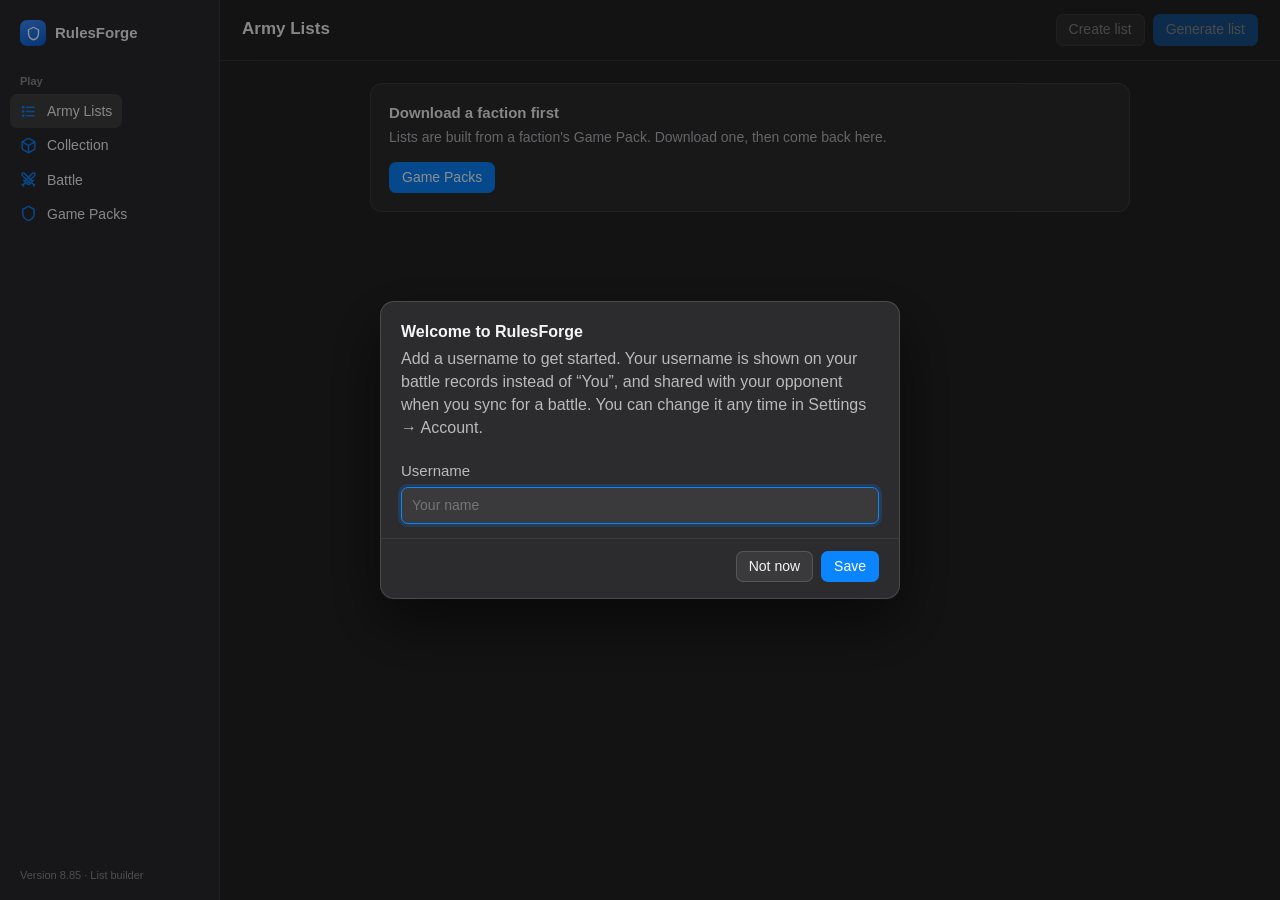
<file: index.html>
<!doctype html>
<html lang="en">
<head>
<meta charset="utf-8">
<meta name="viewport" content="width=device-width, initial-scale=1, viewport-fit=cover">
<title>RulesForge</title>
<meta name="color-scheme" content="dark">
<meta name="theme-color" content="#0a5fd8">
<meta name="rf-version" content="8.85">
<!-- Lets "Add to Home Screen" on iOS launch full-screen with no Safari chrome, like a real app. -->
<meta name="apple-mobile-web-app-capable" content="yes">
<meta name="apple-mobile-web-app-status-bar-style" content="black-translucent">
<meta name="apple-mobile-web-app-title" content="RulesForge">
<meta name="mobile-web-app-capable" content="yes">
<link rel="apple-touch-icon" href="icons/apple-touch-icon.png">
<link rel="icon" href="favicon.png">
<link rel="manifest" href="manifest.json">
<link rel="stylesheet" href="styles.css?v=8.85">
<link rel="stylesheet" href="battle/battle.css?v=8.85">
</head>
<body>
<div class="app">
  <aside class="sidebar">
    <div class="brand">
      <div class="brand-mark"><svg width="15" height="15" viewBox="0 0 24 24" fill="none" stroke="#fff" stroke-width="2.2" stroke-linecap="round" stroke-linejoin="round"><path d="M12 2 4 6v6c0 5 3.4 8.7 8 10 4.6-1.3 8-5 8-10V6l-8-4z"/></svg></div>
      RulesForge
    </div>
    <nav>
      <div class="nav-label">Play</div>
      <!-- Ask Rules is hidden for now (its page and code are kept). To bring it back, remove style="display:none" here and in js/main.js. -->
      <button class="nav-item" data-view="rules" aria-current="page" style="display:none">
        <svg viewBox="0 0 24 24" fill="none" stroke="currentColor" stroke-width="2" stroke-linecap="round" stroke-linejoin="round"><path d="M21 15a2 2 0 0 1-2 2H7l-4 4V5a2 2 0 0 1 2-2h14a2 2 0 0 1 2 2z"/></svg>
        Ask Rules
      </button>
      <button class="nav-item" data-view="lists" aria-current="page">
        <svg viewBox="0 0 24 24" fill="none" stroke="currentColor" stroke-width="2" stroke-linecap="round" stroke-linejoin="round"><path d="M9 6h11M9 12h11M9 18h11"/><circle cx="4.5" cy="6" r="1"/><circle cx="4.5" cy="12" r="1"/><circle cx="4.5" cy="18" r="1"/></svg>
        Army Lists
      </button>
      <button class="nav-item" data-view="collection">
        <svg viewBox="0 0 24 24" fill="none" stroke="currentColor" stroke-width="2" stroke-linecap="round" stroke-linejoin="round"><path d="M21 16V8a2 2 0 0 0-1-1.73l-7-4a2 2 0 0 0-2 0l-7 4A2 2 0 0 0 3 8v8a2 2 0 0 0 1 1.73l7 4a2 2 0 0 0 2 0l7-4A2 2 0 0 0 21 16z"/><path d="M3.3 7 12 12l8.7-5M12 22V12"/></svg>
        Collection
      </button>
      <button class="nav-item" data-view="battle">
        <svg viewBox="0 0 24 24" fill="none" stroke="currentColor" stroke-width="2" stroke-linecap="round" stroke-linejoin="round"><path d="M14.5 17.5 3 6V3h3l11.5 11.5"/><path d="m13 19 6-6M16 16l4 4M19 21l2-2"/><path d="M9.5 17.5 21 6V3h-3L6.5 14.5"/><path d="m11 19-6-6M8 16l-4 4M5 21l-2-2"/></svg>
        Battle
      </button>
      <button class="nav-item" data-view="factions">
        <svg viewBox="0 0 24 24" fill="none" stroke="currentColor" stroke-width="2" stroke-linecap="round" stroke-linejoin="round"><path d="M12 2 4 6v6c0 5 3.4 8.7 8 10 4.6-1.3 8-5 8-10V6l-8-4z"/></svg>
        Game Packs
      </button>
      <button class="nav-item nav-settings" id="settingsBtn" type="button" aria-label="Settings">
        <svg viewBox="0 0 24 24" fill="none" stroke="currentColor" stroke-width="2" stroke-linecap="round" stroke-linejoin="round"><circle cx="12" cy="12" r="3.2"/><path d="M19.4 15a1.65 1.65 0 0 0 .33 1.82l.06.06a2 2 0 1 1-2.83 2.83l-.06-.06a1.65 1.65 0 0 0-1.82-.33 1.65 1.65 0 0 0-1 1.51V21a2 2 0 1 1-4 0v-.09A1.65 1.65 0 0 0 9 19.4a1.65 1.65 0 0 0-1.82.33l-.06.06a2 2 0 1 1-2.83-2.83l.06-.06A1.65 1.65 0 0 0 4.68 15a1.65 1.65 0 0 0-1.51-1H3a2 2 0 1 1 0-4h.09A1.65 1.65 0 0 0 4.6 9a1.65 1.65 0 0 0-.33-1.82l-.06-.06a2 2 0 1 1 2.83-2.83l.06.06A1.65 1.65 0 0 0 9 4.68a1.65 1.65 0 0 0 1-1.51V3a2 2 0 1 1 4 0v.09a1.65 1.65 0 0 0 1 1.51 1.65 1.65 0 0 0 1.82-.33l.06-.06a2 2 0 1 1 2.83 2.83l-.06.06A1.65 1.65 0 0 0 19.4 9a1.65 1.65 0 0 0 1.51 1H21a2 2 0 1 1 0 4h-.09a1.65 1.65 0 0 0-1.51 1z"/></svg>
        Settings
      </button>
    </nav>
    <div class="sidebar-spacer"></div>
    <div class="app-version" title="App version">Version 8.85 · List builder</div>
    <button class="ai-status" id="aiStatusBtn" type="button" style="display:none">
      <span class="dot" id="aiDot"></span>
      <span><span class="label">AI model</span><small id="aiStatusText">Not set up</small></span>
    </button>
  </aside>

  <main>
    <!-- ================= RULES ================= -->
    <section class="view" id="view-rules">
      <header class="toolbar">
        <h1>Ask Rules</h1>
        <div class="spacer"></div>
        <select class="select" id="scopeSelect" title="Which documents to search"></select>
        <button class="btn" id="clearChat" type="button">Clear</button>
      </header>
      <div class="chat" id="chat"><div class="chat-inner" id="chatInner"></div></div>
      <form class="composer" id="composer">
        <div class="composer-inner">
          <textarea id="question" rows="1" placeholder="Ask how a rule works…"></textarea>
          <button class="send" id="sendBtn" type="submit" aria-label="Send" disabled>
            <svg width="16" height="16" viewBox="0 0 24 24" fill="none" stroke="currentColor" stroke-width="2.6" stroke-linecap="round" stroke-linejoin="round"><path d="M12 19V5M5 12l7-7 7 7"/></svg>
          </button>
        </div>
      </form>
    </section>

    <!-- ================= LISTS ================= -->
    <section class="view hidden" id="view-lists">
      <header class="toolbar"><h1 id="listsTitle">Army Lists</h1><div class="spacer"></div><div id="listsToolbar" class="lb-toolbar"></div></header>
      <div class="scroll">
        <div class="content" id="listsHost"></div>
      </div>
    </section>

    <!-- ================= COLLECTION ================= -->
    <section class="view hidden" id="view-collection">
      <header class="toolbar"><h1>Collection</h1></header>
      <div class="coll-wrap">
        <div class="coll-rail" id="collRail"><div class="cr-games" id="crGames"></div><div class="cr-drill" id="crDrill"></div><div class="cr-float" id="crFloat" aria-hidden="true"></div></div>
        <aside class="coll-panel" id="collPanel"></aside>
        <div class="coll-main" id="collMain"></div>
      </div>
      <div class="cs-switch" id="collSwitch"></div>
    </section>

    <!-- ================= FACTIONS ================= -->
    <section class="view hidden" id="view-factions">
      <header class="toolbar fp-toolbar"><h1>Game Packs</h1><div id="factionsToolbar" class="fp-bar"></div></header>
      <!-- Everything else (the Library's home list, a faction, a mission pack, a rules document, or a
           Game Pack's own sections screen) renders into this one content area. -->
      <div class="fp-host" id="factionsHost"></div>
    </section>


    <!-- ================= BATTLE ================= -->
    <section class="view hidden" id="view-battle">
      <header class="toolbar"><h1>Battle</h1><div class="spacer"></div><div id="battleTools"></div></header>
      <div class="scroll"><div class="content bt-content" id="battleHost"></div></div>
    </section>
  </main>
</div>

<datalist id="factionList"></datalist>
<dialog id="sheet"></dialog>
<div class="toast" id="toast"></div>

<script>
/* If the app's scripts fail to start (usually because some files on the site are from an older version), say so. */
setTimeout(function () {
  if (window.rfStarted) return;
  var bar = document.createElement("div");
  bar.className = "version-warn";
  bar.textContent = "RulesForge couldn't start: some files on the site are missing or from an older version. Upload every file from the latest version to GitHub, wait a minute, then reload.";
  document.body.prepend(bar);
}, 5000);
</script>
<script type="module" src="js/main.js?v=8.85"></script>
</body>
</html>
</file>
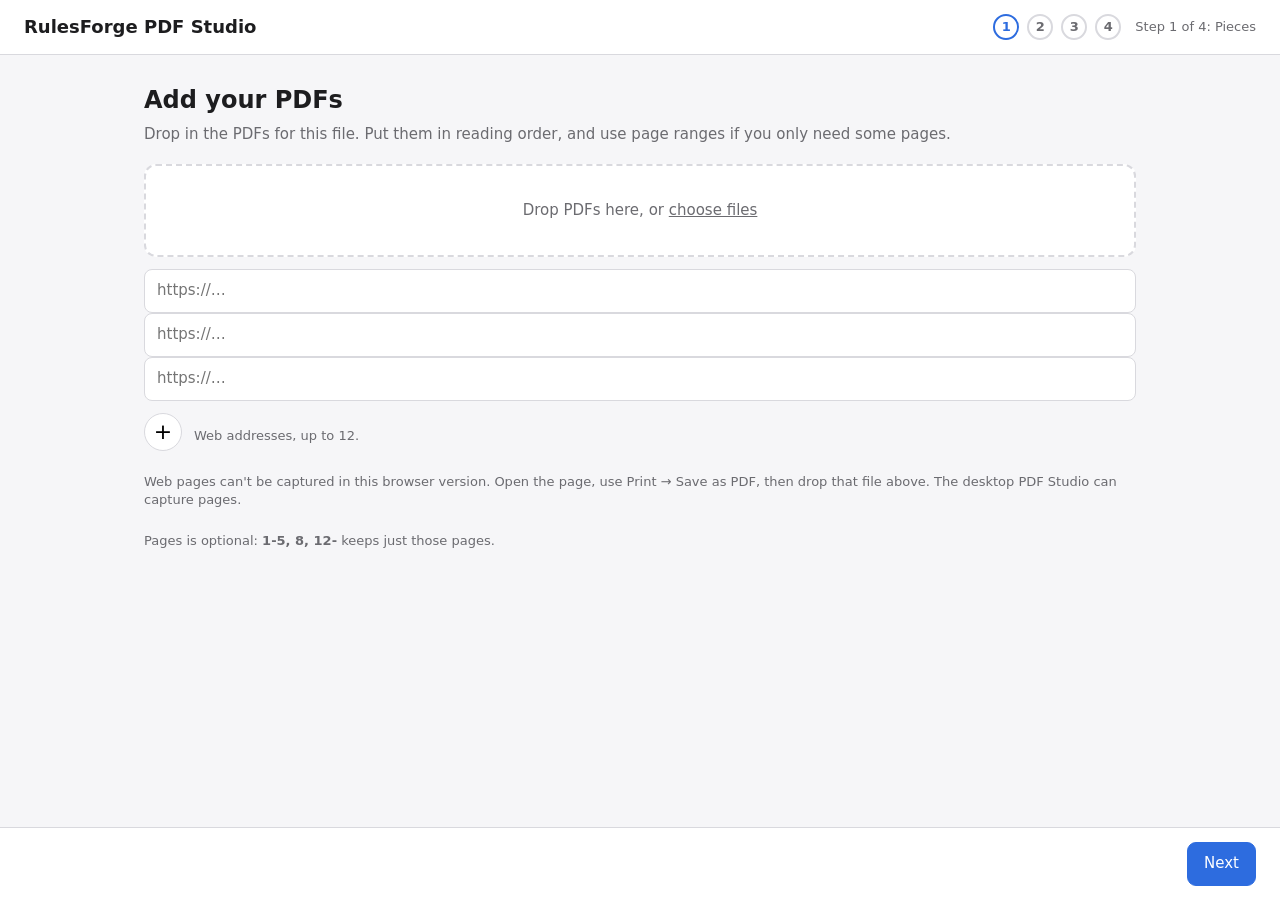
<file: tools/pdf-studio/web/index.html>
<!DOCTYPE html>
<html lang="en">
<head>
<meta charset="utf-8">
<meta name="viewport" content="width=device-width, initial-scale=1">
<title>RulesForge PDF Studio</title>
<style>
  :root { --ink:#1d1d1f; --mute:#6b6b70; --line:#d9d9de; --acc:#2d6cdf; --ok:#1f8a4c; --bad:#b42318; --bg:#f6f6f8; }
  * { box-sizing: border-box; }
  html, body { height:100%; }
  body { margin:0; font: 15px/1.45 system-ui, -apple-system, Segoe UI, Roboto, sans-serif; color:var(--ink); background:var(--bg); }
  .app { min-height:100vh; display:flex; flex-direction:column; }
  header { padding:14px 24px; background:#fff; border-bottom:1px solid var(--line); display:flex; align-items:center; justify-content:space-between; gap:16px; flex-wrap:wrap; }
  header h1 { margin:0; font-size:18px; }
  .steps { display:flex; gap:8px; align-items:center; font-size:13px; color:var(--mute); }
  .dot { width:26px; height:26px; border-radius:50%; border:2px solid var(--line); display:inline-flex; align-items:center; justify-content:center; font-weight:600; }
  .dot.on { border-color:var(--acc); color:var(--acc); }
  .dot.done { background:var(--acc); border-color:var(--acc); color:#fff; }
  .stage { flex:1; display:none; flex-direction:column; padding:28px 24px; max-width:1040px; width:100%; margin:0 auto; }
  .stage.active { display:flex; }
  .stage h2 { margin:0 0 6px; font-size:24px; }
  .stage > p.lead { margin:0 0 18px; color:var(--mute); }
  footer { position:sticky; bottom:0; background:#fff; border-top:1px solid var(--line); padding:14px 24px; display:flex; justify-content:space-between; align-items:center; gap:10px; flex-wrap:wrap; }
  footer .right { display:flex; gap:10px; flex-wrap:wrap; }
  label { display:block; font-size:13px; color:var(--mute); margin:10px 0 4px; }
  input, select, textarea { width:100%; padding:10px 12px; border:1px solid var(--line); border-radius:8px; font:inherit; background:#fff; }
  textarea { min-height:70px; }
  .two { display:grid; grid-template-columns:1fr 1fr; gap:14px; }
  button { font:inherit; padding:10px 16px; border-radius:9px; border:1px solid var(--line); background:#fff; cursor:pointer; }
  button.primary { background:var(--acc); color:#fff; border-color:var(--acc); }
  button.danger { color:var(--bad); }
  button:disabled { opacity:.45; cursor:not-allowed; }
  .drop { border:2px dashed var(--line); border-radius:12px; padding:34px; text-align:center; color:var(--mute); cursor:pointer; background:#fff; }
  .drop.over { border-color:var(--acc); color:var(--acc); }
  .urlbox { display:grid; gap:12px; margin-top:12px; }
  .urlbox input { width:100%; }
  .urlfoot { display:flex; align-items:center; gap:12px; }
  button.plus { width:38px; height:38px; padding:0; font-size:22px; line-height:1; border-radius:50%; }
  #list { margin-top:12px; }
  .row { display:grid; grid-template-columns:1fr 130px auto; gap:10px; align-items:center; padding:10px 12px; border:1px solid var(--line); border-radius:9px; margin-bottom:8px; background:#fff; }
  .row small { color:var(--mute); }
  .row .mv { display:flex; gap:4px; }
  .row .mv button { padding:5px 10px; }
  .hint { color:var(--mute); font-size:13px; margin-top:10px; }
  .msg { margin:12px 0 0; padding:10px 12px; border-radius:8px; display:none; }
  .msg.show { display:block; }
  .msg.ok { background:#e8f6ee; color:var(--ok); }
  .msg.err { background:#fdecea; color:var(--bad); }
  .panel { background:#fff; border:1px solid var(--line); border-radius:12px; padding:18px; margin-top:14px; }
  .choice { display:grid; grid-template-columns:1fr 1fr; gap:12px; }
  .choice label.card { margin:0; border:2px solid var(--line); border-radius:12px; padding:16px; cursor:pointer; color:var(--ink); background:#fff; }
  .choice label.card.on { border-color:var(--acc); }
  .choice label.card b { display:block; font-size:16px; margin-bottom:4px; }
  .choice input[type=radio] { width:auto; margin-right:6px; }
  #viewer { width:100%; flex:1; min-height:420px; border:1px solid var(--line); border-radius:10px; margin-top:14px; background:#fff; }
  .warn { background:#fff7e6; color:#8a5a00; border:1px solid #f5d28a; padding:14px; border-radius:10px; display:none; margin-bottom:16px; }
  .warn.show { display:block; }
  .hidden { display:none !important; }
  @media (max-width:640px) { .two, .choice { grid-template-columns:1fr; } .stage { padding:20px 16px; } }
</style>
</head>
<body>
<div class="app">
  <header>
    <h1>RulesForge PDF Studio</h1>
    <div class="steps" id="steps"></div>
  </header>

  <div class="stage" data-step="1">
    <h2>Add your PDFs</h2>
    <p class="lead">Drop in the PDFs for this file. Put them in reading order, and use page ranges if you only need some pages.</p>
    <div class="drop" id="drop">Drop PDFs here, or <u>choose files</u></div>
    <input type="file" id="pick" accept="application/pdf" multiple hidden>
    <div class="urlbox">
      <div id="urlRows"></div>
      <div class="urlfoot"><button id="addUrl" class="plus" title="Add a web address (up to 12)">+</button><span class="hint">Web addresses, up to 12.</span></div>
      <div class="hint" id="urlNote">Web pages can't be captured in this browser version. Open the page, use Print → Save as PDF, then drop that file above. The desktop PDF Studio can capture pages.</div>
    </div>
    <div id="list"></div>
    <div class="hint">Pages is optional: <b>1-5, 8, 12-</b> keeps just those pages.</div>
  </div>

  <div class="stage" data-step="2">
    <h2>Name it</h2>
    <p class="lead">Tell RulesForge where this belongs and what to call it.</p>
    <div class="two">
      <div><label>Game</label><input id="game" list="games" placeholder="Kill Team"><datalist id="games"></datalist></div>
      <div><label>Edition</label><input id="edition" list="editions" placeholder="Core"><datalist id="editions"></datalist></div>
    </div>
    <div class="two">
      <div><label>Type</label><select id="type"></select></div>
      <div><label>Title (the name the app shows)</label><input id="title" placeholder="Kill Team Core Rules"></div>
    </div>
    <div class="two">
      <div id="facw" class="hidden"><label>Faction</label><input id="faction" placeholder="Space Marines"></div>
      <div id="secw" class="hidden"><label>Section name: its own column in the Game Pack (blank uses the title)</label><input id="section" placeholder="Kill Team"></div>
    </div>
    <div class="two">
      <div id="kindw" class="hidden"><label style="display:flex;gap:8px;align-items:center;margin-top:30px"><input type="checkbox" id="updates" style="width:auto"> This is an update or FAQ</label></div>
      <div><label>Version (optional)</label><input id="version" placeholder="1.2"></div>
    </div>
    <label>Note (optional)</label>
    <textarea id="description" placeholder="Anything the app should show about this file"></textarea>
  </div>

  <div class="stage" data-step="3">
    <h2>Merge</h2>
    <p class="lead" id="mergeLead">Put several PDFs together into one file.</p>
    <div id="mergeBox">
      <div><button class="primary" id="merge">Merge the PDFs</button></div>
    </div>
    <div class="hint" id="mres"></div>
    <iframe id="viewer" title="Preview"></iframe>
  </div>

  <div class="stage" data-step="4">
    <h2>Send it</h2>
    <p class="lead">Choose where the finished file goes.</p>
    <div class="choice" id="choice">
      <label class="card on" data-c="download"><input type="radio" name="dest" value="download" checked><b>Download to my computer</b>Saves the PDF and its details file to this computer.</label>
      <label class="card" data-c="upload"><input type="radio" name="dest" value="upload"><b>Upload to GitHub</b>Sends it to the Game Pack folder in the repository.</label>
    </div>
    <div class="panel hidden" id="ghPanel">
      <div class="two">
        <div><label>Repository (owner/name)</label><input id="repo" value="Taptap91/40k-gameforge"></div>
        <div><label>Branch</label><input id="branch" value="game-packs"></div>
      </div>
      <label>GitHub token (fine-grained, this repository only, Contents: Read and write)</label>
      <input id="token" type="password" autocomplete="off" placeholder="github_pat_…">
      <label style="display:flex;gap:8px;align-items:center"><input type="checkbox" id="remember" style="width:auto"> Remember the token in this browser only</label>
      <div style="margin-top:12px"><button id="loadFolders">Load folders from GitHub</button></div>
      <div class="hint">The file goes to <code>packs/incoming/&lt;Game&gt;/&lt;Edition&gt;/&lt;Type&gt;/</code>. The pack converter picks it up after you upload.</div>
    </div>
    <div class="hint" id="sendHint"></div>
  </div>

  <div class="msg" id="msg"></div>

  <footer>
    <div class="right">
      <button id="restart" class="danger">Start over</button>
    </div>
    <div class="right">
      <button id="back">Back</button>
      <button class="primary" id="next">Next</button>
      <button class="primary hidden" id="finish">Download</button>
    </div>
  </footer>
  <div class="warn" id="browserWarn">PDF Studio needs Google Chrome or Microsoft Edge. Please open this page in one of them.</div>
</div>

<script src="vendor/pdf-lib.min.js"></script>
<script>
(() => {
  "use strict";
  const { PDFDocument } = PDFLib;
  const $ = id => document.getElementById(id);
  const TYPES = {
    Rules: "Core Rules, rules updates, FAQs",
    Factions: "An army or faction",
    Companions: "Event Companions (Doubles, Teams…)",
    Collections: "Reference PDFs (monsters, spells…)",
    Sections: "Your own section, named by you (Kill Team, Approved Ops…)"
  };
  const GITHUB = "https://api.github.com";
  const KEY = "rf-pdfstudio-github";
  const STEP_NAMES = ["Pieces", "Name", "Merge", "Send"];
  const LAST = STEP_NAMES.length;

  let items = [];          // { name, bytes, pages, range }
  let merged = null;       // { bytes, sig, pages } once a merge has run
  let step = 1;
  let previewUrl = null;

  const sigNow = () => JSON.stringify([items.map(i => [i.name, i.range || "", i.pages]), $("title").value]);

  // ---- browser check: the page needs Chrome or Edge (both report "Chrome/") ----
  const chromeBased = /Chrome\//.test(navigator.userAgent) && !/Firefox\//.test(navigator.userAgent);
  if (!chromeBased) {
    $("browserWarn").classList.add("show");
    document.querySelectorAll("button, input").forEach(b => b.disabled = true);
  }

  // ---- helpers ----
  const safe = s => s.replace(/[\\/:*?"<>|]+/g, "").replace(/\s+/g, " ").trim() || "Untitled";
  const say = (text, kind) => { const m = $("msg"); m.textContent = text; m.className = "msg show " + (kind || "ok"); };
  const clearSay = () => { $("msg").className = "msg"; $("msg").textContent = ""; };
  const esc = s => String(s).replace(/[&<>"']/g, c => ({ "&": "&amp;", "<": "&lt;", ">": "&gt;", '"': "&quot;", "'": "&#39;" }[c]));
  const sizeText = bytes => bytes.length < 1048576 ? Math.round(bytes.length / 1024) + " KB" : (bytes.length / 1048576).toFixed(1) + " MB";
  const dest = () => document.querySelector('input[name="dest"]:checked').value;

  // "1-5, 8, 12-" -> 0-based page indexes (same rule as the desktop studio)
  function parseRange(text, n) {
    if (!text || !text.trim()) return [...Array(n).keys()];
    const out = [];
    for (const part of text.split(",")) {
      const p = part.trim(); if (!p) continue;
      const m = p.match(/^(\d*)\s*-\s*(\d*)$/) || (p.match(/^(\d+)$/) && [p, p, p]);
      if (!m) throw new Error(`"${p}" isn't a page range. Use numbers like 1-5 or 8.`);
      const a = m[1] ? +m[1] : 1, b = m[2] ? +m[2] : n;
      for (let i = Math.max(1, a); i <= Math.min(n, b); i++) out.push(i - 1);
    }
    if (!out.length) throw new Error("That page range has no pages in this file.");
    return out;
  }

  // ---- steps ----
  function showStep(n) {
    step = n;
    document.querySelectorAll(".stage").forEach(s => s.classList.toggle("active", +s.dataset.step === n));
    $("steps").innerHTML = STEP_NAMES.map((name, i) => {
      const k = i + 1;
      const cls = k === n ? "dot on" : (k < n ? "dot done" : "dot");
      return `<span class="${cls}">${k}</span>`;
    }).join("") + `<span style="margin-left:6px">Step ${n} of ${LAST}: ${STEP_NAMES[n - 1]}</span>`;
    $("back").classList.toggle("hidden", n === 1);
    $("next").classList.toggle("hidden", n === LAST);
    $("finish").classList.toggle("hidden", n !== LAST);
    $("restart").classList.toggle("hidden", n === 1);
    clearSay();
    if (n === 3) enterMerge();
    if (n === 4) enterSend();
    refreshFinish();
    window.scrollTo(0, 0);
  }

  function enterMerge() {
    const single = items.length === 1;
    $("mergeBox").classList.toggle("hidden", single);
    $("mergeLead").textContent = single
      ? "Only one PDF, so there is nothing to merge. It goes forward exactly as it is."
      : "Put the PDFs together into one file. Check the preview, then continue.";
    $("mres").textContent = single ? "" : (merged && merged.sig === sigNow() ? `Merged ${merged.pages} pages (${sizeText(merged.bytes)}).` : "Not merged yet.");
    if (single) build(items, "Preview").then(previewBytes).catch(e => say(e.message, "err")); // the single file, with its page range
    else if (merged && merged.sig === sigNow()) previewBytes(merged.bytes);
    else $("viewer").removeAttribute("src");
  }

  function enterSend() {
    const up = dest() === "upload";
    $("ghPanel").classList.toggle("hidden", !up);
    $("finish").textContent = up ? "Upload to GitHub" : "Download PDF + details";
    $("sendHint").textContent = up
      ? "Uploading saves the PDF and its details file into the Game Pack folder on GitHub."
      : "Downloading saves the PDF and a details file (.json) to your computer.";
    document.querySelectorAll(".choice .card").forEach(c => c.classList.toggle("on", c.dataset.c === dest()));
  }

  // ---- files ----
  async function addFiles(fileList) {
    for (const f of fileList) {
      if (!/\.pdf$/i.test(f.name)) { say(`${f.name} isn't a PDF`, "err"); continue; }
      try {
        const bytes = new Uint8Array(await f.arrayBuffer());
        const doc = await PDFDocument.load(bytes, { ignoreEncryption: true });
        items.push({ name: f.name, bytes, pages: doc.getPageCount(), range: "" });
      } catch (e) { say(`${f.name} couldn't be read: ${e.message}`, "err"); }
    }
    merged = null;
    drawList();
  }

  function drawList() {
    $("list").innerHTML = items.map((f, i) => `
      <div class="row" data-i="${i}">
        <div>${esc(f.name)} <small>${f.pages} pages</small></div>
        <input data-r="${i}" value="${esc(f.range || "")}" placeholder="all pages">
        <div class="mv"><button data-u="${i}" title="Move up">↑</button><button data-d="${i}" title="Move down">↓</button><button data-x="${i}" title="Remove">✕</button></div>
      </div>`).join("");
    refreshFinish();
  }

  $("drop").onclick = () => $("pick").click();
  $("pick").onchange = e => { addFiles(e.target.files); e.target.value = ""; };
  ["dragenter", "dragover"].forEach(ev => $("drop").addEventListener(ev, e => { e.preventDefault(); $("drop").classList.add("over"); }));
  ["dragleave", "drop"].forEach(ev => $("drop").addEventListener(ev, e => { e.preventDefault(); $("drop").classList.remove("over"); }));
  $("drop").addEventListener("drop", e => addFiles(e.dataTransfer.files));

  $("list").addEventListener("click", e => {
    const t = e.target;
    if (t.dataset.x !== undefined) items.splice(+t.dataset.x, 1);
    else if (t.dataset.u !== undefined) { const i = +t.dataset.u; if (i > 0) [items[i - 1], items[i]] = [items[i], items[i - 1]]; }
    else if (t.dataset.d !== undefined) { const i = +t.dataset.d; if (i < items.length - 1) [items[i + 1], items[i]] = [items[i], items[i + 1]]; }
    else return;
    merged = null; drawList();
  });
  $("list").addEventListener("input", e => {
    if (e.target.dataset.r !== undefined) { items[+e.target.dataset.r].range = e.target.value; merged = null; }
  });

  // ---- building the output ----
  async function build(list, title) {
    const out = await PDFDocument.create();
    for (const it of list) {
      const src = await PDFDocument.load(it.bytes, { ignoreEncryption: true });
      const idx = parseRange(it.range, src.getPageCount());
      const pages = await out.copyPages(src, idx);
      pages.forEach(p => out.addPage(p));
    }
    if (!out.getPageCount()) throw new Error("Nothing to save: add at least one PDF.");
    out.setTitle(title);
    return await out.save();
  }

  function details(title) {
    const t = $("type").value;
    const meta = { title };
    if (t === "Sections") meta.section = $("section").value.trim() || title;
    if (t === "Factions" && $("faction").value.trim()) meta.faction = $("faction").value.trim();
    if (t === "Rules" && $("updates").checked) meta.kind = "updates";
    if ($("version").value.trim()) meta.version = $("version").value.trim();
    if ($("description").value.trim()) meta.description = $("description").value.trim();
    return meta;
  }

  // The file to send: the merge when several PDFs, or the single PDF built straight away.
  async function finalBytes(title) {
    if (items.length === 1) return await build(items, title);
    if (merged && merged.sig === sigNow()) return merged.bytes;
    throw new Error("Merge the PDFs first, then send.");
  }

  function previewBytes(bytes) {
    if (previewUrl) URL.revokeObjectURL(previewUrl);
    previewUrl = URL.createObjectURL(new Blob([bytes], { type: "application/pdf" }));
    $("viewer").src = previewUrl;
  }

  function download(bytes, name, type) {
    const a = document.createElement("a");
    const url = URL.createObjectURL(new Blob([bytes], { type }));
    a.href = url; a.download = name; document.body.appendChild(a); a.click();
    setTimeout(() => { URL.revokeObjectURL(url); a.remove(); }, 1000);
  }

  // ---- validation for Next ----
  function canGoNext() {
    if (step === 1) {
      if (!items.length) throw new Error("Add at least one PDF first.");
    }
    if (step === 2) {
      if (!$("title").value.trim()) throw new Error("Give the file a title first: it's what the app will call it.");
      if (!$("type").value) throw new Error("Pick a type.");
    }
    if (step === 3) {
      if (items.length > 1 && !(merged && merged.sig === sigNow())) throw new Error("Merge the PDFs before continuing.");
    }
  }

  function refreshFinish() {
    const ok = items.length > 0 && (items.length === 1 || (merged && merged.sig === sigNow()));
    $("finish").disabled = !(ok && $("title").value.trim());
  }

  $("next").onclick = () => {
    try { canGoNext(); showStep(Math.min(LAST, step + 1)); }
    catch (e) { say(e.message, "err"); }
  };
  $("back").onclick = () => showStep(Math.max(1, step - 1));

  $("merge").onclick = async () => {
    try {
      $("merge").disabled = true;
      const title = $("title").value.trim() || "Merged";
      const bytes = await build(items, title);
      const doc = await PDFDocument.load(bytes);
      merged = { bytes, sig: sigNow(), pages: doc.getPageCount() };
      previewBytes(bytes);
      $("mres").textContent = `Merged ${merged.pages} pages (${sizeText(bytes)}).`;
      say("Merge finished.", "ok");
    } catch (e) { say(e.message, "err"); }
    $("merge").disabled = false;
    refreshFinish();
  };

  // ---- send ----
  $("finish").onclick = async () => {
    try {
      $("finish").disabled = true;
      const title = $("title").value.trim();
      if (!title) throw new Error("Give the file a title first.");
      if (dest() === "upload") await uploadNow(title);
      else await downloadNow(title);
    } catch (e) { say(e.message, "err"); }
    refreshFinish();
  };

  async function downloadNow(title) {
    const bytes = await finalBytes(title);
    download(bytes, `${safe(title)}.pdf`, "application/pdf");
    download(new TextEncoder().encode(JSON.stringify(details(title), null, 2)), `${safe(title)}.json`, "application/json");
    say("Downloaded. Your browser may ask to allow two downloads; allow them.", "ok");
  }

  document.querySelectorAll('input[name="dest"]').forEach(r => r.addEventListener("change", enterSend));

  // ---- GitHub ----
  function saved() { try { return JSON.parse(localStorage.getItem(KEY) || "{}"); } catch (e) { return {}; } }
  function ghSettings() {
    const repo = $("repo").value.trim(), branch = $("branch").value.trim() || "game-packs";
    const token = $("token").value.trim() || (saved().token || "");
    if (!/^[\w.-]+\/[\w.-]+$/.test(repo) || !token) throw new Error("Fill in the repository (owner/name) and a GitHub token first.");
    return { repo, branch, token };
  }

  async function gh(cfg, path, opts = {}) {
    const res = await fetch(`${GITHUB}/repos/${cfg.repo}/contents/${path}`, {
      method: opts.method || "GET",
      headers: { Authorization: `Bearer ${cfg.token}`, Accept: "application/vnd.github+json", "Content-Type": "application/json" },
      body: opts.body ? JSON.stringify(opts.body) : undefined
    });
    if (res.status === 404 && opts.allow404) return null;
    if (!res.ok) {
      let msg = ""; try { msg = (await res.json()).message || ""; } catch (e) {}
      const hint = { 401: "GitHub didn't accept the token (wrong, expired, or revoked).", 403: "The token isn't allowed to write to this repository (it needs Contents: Read and write).", 404: "GitHub can't find that repository or branch with this token." }[res.status] || "";
      throw new Error(`GitHub said ${res.status}: ${msg} ${hint}`.trim());
    }
    return res.json();
  }

  function b64(bytes) {
    let s = ""; for (let i = 0; i < bytes.length; i += 0x8000) s += String.fromCharCode(...bytes.subarray(i, i + 0x8000));
    return btoa(s);
  }

  async function put(cfg, path, bytes, message) {
    const existing = await gh(cfg, encodeURI(path) + "?ref=" + encodeURIComponent(cfg.branch), { allow404: true });
    const body = { message, content: b64(bytes), branch: cfg.branch };
    if (existing && existing.sha) body.sha = existing.sha;
    return gh(cfg, encodeURI(path), { method: "PUT", body });
  }

  async function uploadNow(title) {
    const cfg = ghSettings();
    const t = $("type").value, game = $("game").value.trim(), edition = $("edition").value.trim();
    if (!game || !edition || !TYPES[t]) throw new Error("Go back to Name it: fill in the Game, Edition and Type so it lands in the right Game Pack.");
    const bytes = await finalBytes(title);
    const base = `packs/incoming/${safe(game)}/${safe(edition)}/${t}/${safe(title)}`;
    const json = new TextEncoder().encode(JSON.stringify(details(title), null, 2));
    if ($("remember").checked) localStorage.setItem(KEY, JSON.stringify({ repo: cfg.repo, branch: cfg.branch, token: cfg.token }));
    const msg = `Add ${title} (${t})`;
    await put(cfg, base + ".json", json, msg);   // details first, so they are there when the PDF triggers the converter
    await put(cfg, base + ".pdf", bytes, msg);
    say(`Uploaded to ${cfg.repo} (${cfg.branch}) at ${base}.pdf. The converter will pick it up in a minute or two.`, "ok");
  }

  $("loadFolders").onclick = async () => {
    try {
      const cfg = ghSettings();
      const games = {};
      for (const g of (await gh(cfg, "packs/incoming?ref=" + encodeURIComponent(cfg.branch), { allow404: true })) || []) {
        if (g.type !== "dir") continue;
        games[g.name] = ((await gh(cfg, encodeURI(`packs/incoming/${g.name}`) + "?ref=" + encodeURIComponent(cfg.branch))) || []).filter(e => e.type === "dir").map(e => e.name);
      }
      window.__editions = games;
      $("games").innerHTML = Object.keys(games).map(g => `<option value="${esc(g)}">`).join("");
      $("editions").innerHTML = (games[$("game").value.trim()] || []).map(e => `<option value="${esc(e)}">`).join("");
      say(`Found ${Object.keys(games).length} Game Pack folders.`, "ok");
    } catch (e) { say(e.message, "err"); }
  };
  $("game").addEventListener("input", () => {
    const eds = (window.__editions || {})[$("game").value.trim()] || [];
    $("editions").innerHTML = eds.map(e => `<option value="${esc(e)}">`).join("");
  });

  // ---- field visibility ----
  function showFields() {
    const t = $("type").value;
    $("facw").classList.toggle("hidden", t !== "Factions");
    $("secw").classList.toggle("hidden", t !== "Sections");
    $("kindw").classList.toggle("hidden", t !== "Rules");
  }
  $("type").addEventListener("change", showFields);
  ["title"].forEach(id => $(id).addEventListener("input", refreshFinish));

  // ---- start over: back to the first step, with the files, preview and naming cleared ----
  $("restart").onclick = () => {
    if (!confirm("Start over? This clears the PDFs, the merged file, and the names you typed.")) return;
    items = []; merged = null;
    $("list").innerHTML = "";
    if (previewUrl) { URL.revokeObjectURL(previewUrl); previewUrl = null; }
    $("viewer").removeAttribute("src");
    ["game", "edition", "title", "faction", "section", "version", "description"].forEach(id => $(id).value = "");
    $("updates").checked = false;
    $("type").value = "Rules";
    showFields();
    document.querySelector('input[name="dest"][value="download"]').checked = true;
    $("token").value = "";
    resetUrls();
    showStep(1);
    say("Started over. Everything from this session is cleared.", "ok");
  };

  // ---- web addresses: three to start, up to 12 ----
  const MAX_URLS = 12;
  function addUrlRow(value) {
    const n = document.querySelectorAll("#urlRows input").length;
    if (n >= MAX_URLS) return;
    const el = document.createElement("input");
    el.className = "url"; el.placeholder = "https://…"; el.value = value || "";
    el.setAttribute("aria-label", "Web address " + (n + 1));
    $("urlRows").appendChild(el);
    $("addUrl").disabled = n + 1 >= MAX_URLS;
  }
  function resetUrls() {
    $("urlRows").innerHTML = "";
    for (let i = 0; i < 3; i++) addUrlRow("");
    $("addUrl").disabled = false;
  }
  $("addUrl").onclick = () => addUrlRow("");

  // ---- startup ----
  $("type").innerHTML = Object.entries(TYPES).map(([k, v]) => `<option value="${k}" title="${esc(v)}">${k} · ${esc(v)}</option>`).join("");
  const s = saved();
  if (s.repo) $("repo").value = s.repo;
  if (s.branch) $("branch").value = s.branch;
  if (s.token) { $("token").placeholder = "(saved in this browser)"; $("remember").checked = true; }
  showFields();
  resetUrls();
  showStep(1);
})();
</script>
</body>
</html>
</file>
<file: styles.css>
:root {
  --bg: #1c1c1e;
  --window: #232325;
  --sidebar: #2a2a2d;
  --panel: #2c2c2e;
  --panel-2: #323235;
  --control: #3a3a3c;
  --control-hover: #444447;
  --border: rgba(255,255,255,.08);
  --border-strong: rgba(255,255,255,.14);
  --text: #f5f5f7;
  --text-2: #b9b9be;
  --text-3: #8e8e93;
  --accent: #0a84ff;
  --accent-soft: rgba(10,132,255,.18);
  --green: #30d158;
  --orange: #ff9f0a;
  --red: #ff453a;
  --radius: 10px;
  --font: -apple-system, BlinkMacSystemFont, "SF Pro Text", "Helvetica Neue", "Segoe UI", Roboto, sans-serif;
  --mono: ui-monospace, "SF Mono", Menlo, Consolas, monospace;
}
* { box-sizing: border-box; }
/* The whole page never scrolls — only the specific panes inside a view do (.scroll, .fp-host, .lib-body,
   .chat, .fp-left/.fp-right, etc., each its own overflow-y: auto) — so the sidebar/nav and each view's
   header stay fixed in place no matter how far into a view's content the user scrolls. overflow: hidden
   alone covers desktop and Android; iOS Safari (this app's Home Screen/standalone mode included) can still
   rubber-band the whole page on a touch drag unless html/body are also taken out of normal flow entirely
   with position: fixed, so that's added too, belt and braces. */
html { height: 100%; overflow: hidden; }
body { position: fixed; inset: 0; margin: 0; width: 100%; height: 100%; overflow: hidden; overscroll-behavior: none; }
body {
  background: var(--bg);
  color: var(--text);
  font: 14px/1.45 var(--font);
  -webkit-font-smoothing: antialiased;
}
button, input, select, textarea { font: inherit; color: inherit; }
button { cursor: pointer; }
/* iOS Safari auto-zooms the page when a text field's font is under 16px, and on a Home Screen app that zoom
 * gets stuck instead of resetting when the keyboard closes. Every text input/select/textarea in the app
 * otherwise inherits the 14px base font, which is just under that threshold. */
@media (pointer: coarse) {
  input, select, textarea { font-size: 16px; }
}
.hidden { display: none !important; }

/* ---------- Window ---------- */
.app {
  display: grid;
  grid-template-columns: 220px 1fr;
  height: 100vh;
  height: 100dvh;
}
.sidebar {
  background: var(--sidebar);
  border-right: 1px solid var(--border);
  display: flex;
  flex-direction: column;
  padding: 18px 10px 12px;
  gap: 4px;
}
.brand { display: flex; align-items: center; gap: 9px; font-weight: 600; font-size: 15px; padding: 2px 10px 16px; }
.brand-mark { width: 26px; height: 26px; border-radius: 7px; background: linear-gradient(160deg, #3a8dff, #0a5fd8); display: grid; place-items: center; }
.nav-label { font-size: 11px; font-weight: 600; color: var(--text-3); padding: 8px 10px 4px; }
.nav-item {
  display: flex; align-items: center; gap: 10px;
  border: 0; background: transparent; text-align: left;
  padding: 7px 10px; border-radius: 7px; color: var(--text);
}
.nav-item svg { width: 17px; height: 17px; color: var(--accent); flex: none; }
.nav-item:hover { background: rgba(255,255,255,.05); }
.nav-item[aria-current="page"] { background: rgba(255,255,255,.1); }
.sidebar-spacer { flex: 1; }
.app-version { font-size: 11px; color: var(--text-3); padding: 4px 10px; }
.ai-status {
  display: flex; align-items: center; gap: 10px; text-align: left;
  border: 1px solid var(--border); background: var(--panel);
  border-radius: var(--radius); padding: 10px 12px;
}
.ai-status:hover { background: var(--panel-2); }
.ai-status .label { font-weight: 500; display: block; }
.ai-status small { color: var(--text-2); display: block; font-size: 15px; }
.dot { width: 9px; height: 9px; border-radius: 50%; background: var(--text-3); flex: none; }
.dot.ready { background: var(--green); }
.dot.loading { background: var(--orange); animation: pulse 1.2s infinite; }
.dot.error { background: var(--red); }
@keyframes pulse { 50% { opacity: .35; } }

main { min-width: 0; background: var(--window); position: relative; }
.view { position: absolute; inset: 0; display: flex; flex-direction: column; }
.toolbar {
  display: flex; align-items: center; gap: 10px;
  padding: 14px 22px; border-bottom: 1px solid var(--border);
  min-height: 56px;
}
.toolbar h1 { font-size: 17px; font-weight: 600; margin: 0; white-space: nowrap; }
#view-rules .toolbar .select { min-width: 0; flex: 0 1 220px; }
#view-rules .toolbar .btn { flex: none; }
/* Game Packs' own "Game Packs" title bar is the home-screen (Library) header; every subscreen (a bundle, a
   faction, Core Rules, a mission pack) has its own banner with a Back button, so the title bar hides there. */
#view-factions:not(.fp-home) .fp-toolbar { display: none; }
.spacer { flex: 1; }
.scroll { flex: 1; overflow-y: auto; padding: 22px; overscroll-behavior: contain; -webkit-overflow-scrolling: touch; }
.content { max-width: 760px; margin: 0 auto; display: flex; flex-direction: column; gap: 18px; }

/* ---------- Controls ---------- */
.btn {
  border: 1px solid var(--border-strong); background: var(--control);
  border-radius: 7px; padding: 5px 12px; line-height: 1.4;
  display: inline-flex; align-items: center; gap: 6px; white-space: nowrap;
}
.btn:hover { background: var(--control-hover); }
a.btn { text-decoration: none; color: var(--text); }

[hidden] { display: none !important; }

/* ---------- Army list builder ---------- */
.lb-toolbar { display: flex; gap: 8px; align-items: center; }

.lb-left { font-size: 16px; color: var(--text-2); white-space: nowrap; }
.lb-left span { font-size: 20px; font-weight: 700; color: var(--green); font-variant-numeric: tabular-nums; margin-right: 2px; }
.lb-left.over span { color: var(--red); }

.lb-warn { color: var(--orange); }

.lb-namebar { display: flex; align-items: center; gap: 8px; }

.lb-ok { font-size: 15px; color: var(--green); }
.lb-notes { margin: 8px 0 0; padding-left: 18px; color: var(--text-2); font-size: 15px; line-height: 1.5; }

.lb-tag { font-size: 11px; background: rgba(255,159,10,.15); color: var(--orange); border-radius: 8px; padding: 1px 7px; white-space: nowrap; }

.lb-actions { display: flex; flex-wrap: wrap; gap: 8px; align-items: center; }
.lb-detpick { margin-top: 8px; }
.lb-blocked { opacity: .45; }

@media (max-width: 720px) {

  .lb-left span { font-size: 17px; }
}

/* ---------- Faction viewer ---------- */
.fv-unique { display: flex; flex-wrap: wrap; gap: 4px 10px; align-items: baseline; background: var(--bg-2, rgba(255,255,255,.05)); border: 1px solid rgba(255,159,10,.35); border-radius: 10px; padding: 10px 14px; margin: 4px 0 8px; font-size: 16px; color: var(--text-2); }
.fv-unique b { color: #ff9f0a; font-weight: 600; }
/* List editor: three columns */
.lb-editing .scroll { padding: 0; overflow: hidden; }
.lb-editing .content { max-width: none; height: 100%; gap: 0; }
.lb-shell { display: grid; grid-template-columns: minmax(280px, 340px) minmax(0, 1fr) minmax(260px, 320px); height: 100%; min-height: 0; }
.lb-col { overflow-y: auto; min-height: 0; min-width: 0; padding: 16px 16px 40px; overscroll-behavior: contain; -webkit-overflow-scrolling: touch; }
.lb-colL { border-right: 1px solid var(--border); background: var(--bg); }
.lb-colC { display: flex; flex-direction: column; gap: 8px; padding-left: 20px; padding-right: 20px; }
.lb-colR { border-left: 1px solid var(--border); background: var(--bg); padding-top: 0; }

.lb-subtle { font-size: 15px; color: var(--text-2); font-weight: 400; }
.lb-listhead { display: flex; flex-direction: column; gap: 8px; padding-bottom: 6px; }
.lb-listhead h2 { margin: 0; font-size: 18px; min-width: 0; overflow-wrap: anywhere; }
.lb-meta { font-size: 15px; color: var(--text-2); }
.lb-pts { font-size: 16px; color: var(--text-2); }
.lb-pts b { font-size: 22px; color: var(--text); font-variant-numeric: tabular-nums; margin-right: 2px; }
.lb-pts b.over { color: var(--red); }
.lb-bar { height: 4px; border-radius: 2px; background: var(--control); overflow: hidden; }
.lb-bar span { display: block; height: 100%; background: var(--green); }
.lb-bar span.over { background: var(--red); }
.lb-issues { font-size: 15px; color: var(--orange); display: flex; flex-direction: column; gap: 3px; }
.lb-grp { display: flex; flex-direction: column; gap: 8px; margin-top: 18px; }
.lb-grp-title { font-size: 15px; font-weight: 600; color: var(--text-2); letter-spacing: .01em; }
/* C10: Strategic Reserves and Deep Strike — points subtotal against the 50% cap, red when over. */
.lb-reservegrp .lb-grp-title { display: flex; align-items: center; gap: 8px; }
.lb-reservepts { font-variant-numeric: tabular-nums; }
.lb-reservepts.over { color: var(--red); }
.lb-reserve { display: flex; flex-wrap: wrap; gap: 6px; width: 100%; }
.lb-cardwrap { display: flex; flex-direction: column; gap: 4px; }
.lb-card { width: 100%; text-align: left; color: inherit; background: var(--panel); border: 1px solid var(--border); border-radius: 10px; padding: 10px 12px; min-height: 66px; display: flex; flex-direction: column; gap: 3px; }
.lb-card:hover { background: var(--panel-2); }
.lb-card.sel { border-color: var(--accent); box-shadow: inset 0 0 0 1px var(--accent); background: var(--panel-2); }
.lb-card.flash { animation: lbflash 1.2s ease-out; }
@keyframes lbflash { 0%, 30% { background: var(--accent-soft); } 100% { background: var(--panel-2); } }
.lb-ctop { display: flex; gap: 8px; align-items: baseline; }
.lb-cname { font-weight: 700; flex: 1; min-width: 0; }
.lb-ccost { font-size: 16px; color: var(--text-2); font-variant-numeric: tabular-nums; white-space: nowrap; }
.lb-cmeta { font-size: 15px; color: var(--text-2); }
.lb-ctags { display: flex; flex-wrap: wrap; gap: 4px; margin-top: 2px; }
.lb-tag.enh { background: var(--accent-soft); color: #64aaff; }
.lb-tag.upg { background: rgba(48,209,88,.14); color: var(--green); }
.lb-card { position: relative; cursor: pointer; }
.lb-card.bad { border-color: var(--red); box-shadow: inset 0 0 0 1px var(--red); background: rgba(255,69,58,.08); }
.lb-card.bad.sel { box-shadow: inset 0 0 0 1px var(--red), 0 0 0 2px var(--accent-soft); }
.lb-cerr { font-size: 15px; color: var(--red); }
.lb-trash { position: absolute; right: 6px; bottom: 6px; width: 26px; height: 26px; display: grid; place-items: center; border: 0; border-radius: 6px; background: transparent; color: var(--text-3); }
.lb-trash:hover { color: var(--red); background: rgba(255,69,58,.12); }
.lb-attached.bad { border-color: var(--red); }
.lb-problems { background: rgba(255,69,58,.1); border: 1px solid rgba(255,69,58,.45); border-radius: 8px; padding: 8px 12px; color: var(--red); font-size: 15px; display: flex; flex-direction: column; gap: 3px; }
.fv-panel.lb-bad { box-shadow: inset 0 0 0 1px var(--red); }

.lb-switch { position: relative; display: grid; grid-template-columns: repeat(var(--n), minmax(0, 1fr)); background: var(--control); border-radius: 999px; padding: 3px; min-width: min(100%, 300px); }
.lb-thumb { position: absolute; top: 3px; bottom: 3px; left: 3px; width: calc((100% - 6px) / var(--n)); transform: translateX(calc(var(--i) * 100%)); background: var(--accent); border-radius: 999px; box-shadow: 0 1px 3px rgba(0,0,0,.35); transition: transform .2s ease; }
.lb-switch button { position: relative; z-index: 1; border: 0; background: transparent; color: var(--text-2); font-size: 16px; padding: 6px 14px; border-radius: 999px; white-space: nowrap; transition: color .2s; }
.lb-switch button[aria-checked="true"] { color: #fff; font-weight: 600; }
.lb-switch button:focus-visible { outline: 2px solid var(--accent); outline-offset: 2px; }
@media (prefers-reduced-motion: reduce) { .lb-thumb, .lb-switch button { transition: none; } }
@media (max-width: 760px) { .lb-switch { width: 100%; } .lb-switch button { padding: 6px 8px; font-size: 15px; } }
.lb-warnicon { color: var(--red); font-size: 16px; margin-left: 6px; cursor: help; line-height: 1; }
.lb-wtype { font-size: 15px; color: var(--text-2); margin: 10px 0 6px; }
.lb-wtype:first-child { margin-top: 0; }
.lb-wkws { flex-basis: 100%; font-size: 15px; color: var(--text-2); font-weight: 400; padding-top: 4px; }
.lb-pcount { margin-left: 20px; font-weight: 400; }
.lb-count { display: flex; align-items: center; font-size: 16px; font-variant-numeric: tabular-nums; white-space: nowrap; }
.lb-count span { text-align: center; }
.lb-step { border: 1px solid var(--border-strong); background: var(--control); color: var(--text); display: grid; place-items: center; padding: 0; line-height: 1; }
.lb-step:disabled { opacity: .35; cursor: not-allowed; }
.lb-addgrp > summary { list-style: none; cursor: pointer; display: flex; align-items: center; gap: 6px; padding: 4px 0; }
.lb-addgrp > summary::-webkit-details-marker { display: none; }
.lb-addgrp > summary::before { content: "▾"; font-size: 10px; transition: transform .15s; }
.lb-addgrp:not([open]) > summary::before { transform: rotate(-90deg); }
.lb-attached { margin-left: 28px; height: 24px; display: flex; align-items: center; gap: 8px; padding: 0 10px; text-align: left; color: inherit; background: var(--panel-2); border: 1px solid var(--border); border-radius: 7px; font-size: 15px; }
.lb-attached:hover { border-color: var(--border-strong); background: var(--control); }

.lb-attached .lb-aname { flex: 1; min-width: 0; overflow: hidden; text-overflow: ellipsis; white-space: nowrap; }
.lb-empty { color: var(--text-2); text-align: center; padding: 40px 10px; display: flex; flex-direction: column; gap: 12px; align-items: center; }
/* Centre: unit datasheet */
.lb-insp-head { display: flex; flex-direction: column; gap: 10px; padding-bottom: 4px; }
.lb-insp-title { display: flex; align-items: baseline; gap: 12px; }
.lb-insp-title h2 { margin: 0; font-size: 20px; flex: 1; min-width: 0; }
.lb-insp-cost { font-size: 24px; font-weight: 700; color: var(--green); font-variant-numeric: tabular-nums; white-space: nowrap; }
.lb-insp-cost span { font-size: 15px; font-weight: 400; color: var(--text-2); }
.lb-insp-bar { display: flex; flex-wrap: wrap; gap: 8px; align-items: center; }
.btn.lb-on { border-color: var(--orange); color: var(--orange); }
.lb-field { display: flex; flex-direction: column; gap: 6px; }
.lb-field + .lb-field { margin-top: 12px; }
.lb-label { font-size: 15px; color: var(--text-2); font-weight: 600; letter-spacing: .03em; }

.lb-hosts { display: flex; flex-direction: column; gap: 6px; max-height: 260px; overflow-y: auto; }
.lb-host { display: flex; align-items: baseline; gap: 10px; flex-wrap: wrap; text-align: left; color: inherit; background: var(--panel); border: 1px solid var(--border); border-radius: 8px; padding: 8px 12px; }
.lb-host:hover { background: var(--panel-2); }
.lb-host.on { border-color: var(--check, var(--green)); }
.lb-hostname { font-weight: 600; font-size: 13.5px; }
.lb-tick { margin-left: auto; color: var(--check, var(--green)); }
.lb-buffnote { font-size: 15px; color: var(--text-2); padding: 0 4px; }
.lb-buffkw { color: #64aaff; }

.lb-buffed { color: #64aaff; font-weight: 700; }
.lb-wopts { display: flex; flex-direction: column; gap: 6px; }
.lb-wopt { position: relative; display: grid; grid-template-columns: 18px minmax(0, 1fr); column-gap: 12px; align-items: start; background: var(--panel); border: 1px solid var(--border); border-radius: 8px; padding: 0 10px 0 12px; }
.lb-wopt.on { border-color: var(--on-b, rgba(48,209,88,.5)); }
.lb-check { width: 18px; height: 18px; margin: 11px 0 0; accent-color: var(--check, var(--green)); cursor: pointer; }
.lb-wopt summary { list-style: none; cursor: pointer; display: flex; align-items: baseline; gap: 12px; padding: 10px 0; }
.lb-whead { flex: 1; min-width: 0; display: flex; flex-wrap: wrap; align-items: baseline; gap: 2px 10px; }
.lb-wopt summary::-webkit-details-marker { display: none; }
/* The arrow sits between the checkbox and the name: checkbox → arrow and arrow → name are the same 12px. */
.lb-arrow { flex: none; width: 10px; height: 20px; align-self: flex-start; display: flex; align-items: center; justify-content: center; color: var(--text-2); font-size: 16px; line-height: 1; transition: transform .15s; }
.lb-arrow::before { content: "▾"; }
.lb-wopt details:not([open]) .lb-arrow { transform: rotate(-90deg); }
/* A faint divider halfway along the bar: left half opens the details, right half equips. */

.lb-wtitle { font-weight: 700; font-size: 14px; }
.lb-wopt .fv-weapons { padding-bottom: 10px; }
.lb-wopt details[open] { padding-bottom: 12px; }
.lb-wopt .fv-wkw { padding-bottom: 6px; }
.lb-wopt .fv-weapons > .fv-wkw:last-child { padding-bottom: 0; }
/* Right: add units */
.lb-addhead { position: sticky; top: 0; z-index: 2; background: var(--bg); padding: 16px 0 10px; display: flex; flex-direction: column; gap: 8px; }
.lb-addtitle { font-weight: 700; }
.lb-addgrp { gap: 0; margin-top: 12px; }
.lb-addgrp .lb-grp-title { margin-bottom: 4px; }
.lb-addrow { display: flex; align-items: center; gap: 10px; width: 100%; text-align: left; color: inherit; background: transparent; border: 0; border-bottom: 1px solid var(--border); padding: 8px 4px; }
.lb-addrow:hover:not(.full) { background: var(--panel); }
.lb-addrow .lb-aname { flex: 1; min-width: 0; display: flex; flex-direction: column; font-size: 13.5px; }
.lb-plus { width: 22px; height: 22px; flex: none; border-radius: 6px; border: 1px solid var(--border-strong); display: grid; place-items: center; color: var(--green); font-weight: 700; line-height: 1; }
.lb-addrow.full { opacity: .35; cursor: not-allowed; }
.lb-addrow.full .lb-plus { color: var(--text-3); }
.lb-left .lb-w { font-style: normal; }
@media (max-width: 1279px) {
  .lb-shell { grid-template-columns: minmax(260px, 320px) minmax(0, 1fr); }
  .lb-shell[data-pane="add"] .lb-colC { display: none; }
  .lb-shell:not([data-pane="add"]) .lb-colR { display: none; }
  .lb-colR { border-left: 0; }

}
@media (max-width: 760px) {
  .lb-shell { grid-template-columns: minmax(0, 1fr); }
  .lb-shell .lb-col { display: none !important; }
  .lb-shell[data-pane="list"] .lb-colL, .lb-shell[data-pane="unit"] .lb-colC, .lb-shell[data-pane="add"] .lb-colR { display: block !important; }
  .lb-shell[data-pane="unit"] .lb-colC { display: flex !important; }
  .lb-col { padding-left: 16px; padding-right: 16px; border: 0; }

  .lb-left .lb-w { display: none; }
  #view-lists.lb-editing .toolbar { flex-wrap: wrap; gap: 8px; }
  .lb-insp-cost { font-size: 20px; }
}
.fv-panel { background: var(--window); border-radius: 8px; padding: 10px 16px 12px; min-width: 0; }
.fv-panel-head { font-size: 14px; color: var(--text-2); padding-bottom: 6px; margin-bottom: 10px; border-bottom: 1px solid var(--border-strong); }
/* Stat and weapon tables: 24px more room per column (when the screen has it) on a slightly lighter box. */
.fv-stats { display: grid; grid-template-columns: repeat(6, 84px); row-gap: 6px; padding: 12px 16px; border-radius: 10px; background: rgba(255,255,255,.035); border: 1px solid var(--border); width: fit-content; max-width: 100%; }
.fv-stats.named { grid-template-columns: minmax(0, 200px) repeat(6, 84px); }
.fv-stats .lab { font-size: 16px; color: var(--text-2); }
.fv-stats .val { font-size: 14px; font-variant-numeric: tabular-nums; }
.fv-stats .model { font-size: 16px; color: var(--text-2); padding-right: 10px; }
.fv-inv { display: flex; gap: 28px; margin-top: 14px; padding-left: 4px; font-size: 14px; color: var(--text-2); }
.fv-inv .val { color: var(--text); }
.fv-weapons { display: grid; align-items: baseline; row-gap: 4px; overflow-x: auto; padding: 12px 16px; border-radius: 10px; background: rgba(255,255,255,.035); border: 1px solid var(--border); }
/* Each weapon's stat line stays on one line, with at least 52px per stat; a narrow screen scrolls the table sideways. */
.fv-weapons.ranged { grid-template-columns: max-content repeat(6, minmax(52px, 68px)) minmax(0, 1fr); column-gap: 4px; }
.fv-weapons.melee { grid-template-columns: max-content repeat(5, minmax(52px, 68px)) minmax(0, 1fr); column-gap: 4px; }
.fv-weapons .fv-wname { white-space: nowrap; padding-right: 20px; }
.fv-weapons .c, .fv-wh { white-space: nowrap; }

.fv-wh { font-size: 14px; color: var(--text-2); padding-bottom: 6px; border-bottom: 1px solid var(--border-strong); margin-bottom: 6px; }
.fv-weapons .c { text-align: center; font-size: 13.5px; font-variant-numeric: tabular-nums; }
.fv-wh.c { font-size: 14px; }
.fv-wname { font-size: 14px; font-weight: 700; padding-top: 6px; }
.fv-dash { margin-right: 10px; flex: none; }
.fv-wname { display: flex; }

.fv-wkw { grid-column: 2 / -1; font-size: 15px; color: var(--text-2); padding-bottom: 8px; }
/* Keywords as outlined tags, starting under the weapon's name (same corner rounding as the faction buttons). */
.fv-kws { display: flex; flex-wrap: wrap; gap: 4px 6px; }
.fv-weapons .fv-wkw.fv-kws { grid-column: 1 / -1; padding: 4px 0 10px; }
.fv-kw { display: inline-block; font-size: 11.5px; line-height: 1.5; color: var(--kw-t, var(--text-2)); padding: 1px 8px; border: 1px solid var(--kw-b, var(--border-strong)); border-radius: 5px; white-space: nowrap; }
.fv-kw.lb-buffkw { color: #64aaff; border-color: rgba(100,170,255,.45); }

/* Abilities: name in its own column so it's easy to find, rules text aligned beside it. */
.fv-panel { container-type: inline-size; }
/* Any datasheet column too narrow for the full tables (phones, tablets in portrait) uses the compact tables:
   stats in equal columns, and each weapon's name on its own line with its values in equal columns beneath. */
@container (max-width: 540px) {
  .fv-stats, .fv-stats.named { grid-template-columns: repeat(6, minmax(34px, 1fr)); width: auto; }
  .fv-stats.named .model { grid-column: 1 / -1; padding-top: 6px; }
  .fv-stats.named > span:first-child { display: none; }
  .fv-weapons.ranged { grid-template-columns: repeat(6, minmax(0, 1fr)); }
  .fv-weapons.melee { grid-template-columns: repeat(5, minmax(0, 1fr)); }
  .fv-weapons > span:empty:not(.fv-wsep) { display: none; }
  .fv-weapons > .fv-wh:first-child, .fv-weapons .fv-wname, .fv-weapons .fv-wkw { grid-column: 1 / -1; }

}
.fv-ab { display: grid; grid-template-columns: minmax(120px, 30%) minmax(0, 1fr); column-gap: 18px; row-gap: 4px; align-items: baseline; padding: 10px 0; }
.fv-ab + .fv-ab { border-top: 1px solid var(--border); }
.fv-ab:first-child { padding-top: 2px; }
.fv-ab:last-child { padding-bottom: 2px; }
.fv-ab-name { font-size: 14px; font-weight: 600; color: var(--text); line-height: 1.35; }
.fv-ab > .fv-rich { min-width: 0; }
@container (max-width: 440px) { .fv-ab { grid-template-columns: minmax(0, 1fr); } }

/* Army rules: sub-headings keep their colour but aren't bold. */
.fv-army strong, .fv-army .fv-rich strong, .fv-rich.fv-army strong { font-weight: 400; }
.fv-rich { font-size: 15px; color: var(--text-2); line-height: 1.45; }
.fv-rich strong { color: var(--text); font-weight: 600; }
.fv-rich p { margin: 0 0 6px; }
.fv-rich p:last-child { margin-bottom: 0; }
.fv-rich ul { margin: 6px 0 8px; padding-left: 20px; }
.fv-rich li { margin: 2px 0; }
.fv-intro { font-size: 14px; color: var(--text-2); margin-bottom: 6px; }
.fv-units { margin: 0; padding-left: 18px; font-size: 15px; line-height: 1.5; }
.fv-kh { font-size: 14px; font-weight: 600; color: var(--text); margin: 4px 0 4px; }
.fv-kv { font-size: 15px; color: var(--text-2); margin-bottom: 8px; }
@media (max-width: 720px) {
  .fv-stats, .fv-stats.named { grid-template-columns: repeat(6, minmax(34px, 1fr)); }
  .fv-stats.named .model { grid-column: 1 / -1; padding-top: 6px; }
  .fv-stats.named > span:first-child { display: none; }
  .fv-panel { padding: 10px 12px 12px; }
  /* Weapons: name on its own line, values in equal columns beneath */
  .fv-weapons.ranged { grid-template-columns: repeat(6, minmax(0, 1fr)); }
  .fv-weapons.melee { grid-template-columns: repeat(5, minmax(0, 1fr)); }
  .fv-weapons > span:empty:not(.fv-wsep) { display: none; }
  .fv-weapons > .fv-wh:first-child, .fv-wname, .fv-wkw { grid-column: 1 / -1; }

  .fv-wkw { padding-bottom: 10px; }
  .fv-ab-name, .fv-intro, .fv-kh { padding-left: 0; }
}
pre.code { white-space: pre-wrap; word-break: break-word; font: 12px/1.5 var(--mono); background: rgba(0,0,0,.3); border: 1px solid var(--border); border-radius: 8px; padding: 12px; margin: 10px 0; max-height: 260px; overflow: auto; color: var(--text-2); }

a.btn:visited { color: var(--green); }
.btn:disabled { opacity: .45; cursor: default; }
.btn.primary { background: var(--accent); border-color: transparent; color: #fff; font-weight: 500; }
.btn.primary:hover { filter: brightness(1.1); }
.btn.large { padding: 8px 18px; font-size: 14px; }
.btn.plain { background: transparent; border-color: transparent; color: var(--accent); padding: 4px 6px; }
.btn.plain:hover { background: rgba(255,255,255,.06); }
.btn.danger { color: var(--red); }
.input, .select, textarea.input {
  width: 100%; background: var(--control); border: 1px solid var(--border-strong);
  border-radius: 7px; padding: 7px 10px; outline: none;
}
.input:focus, .select:focus, textarea.input:focus { border-color: var(--accent); box-shadow: 0 0 0 3px var(--accent-soft); }
.select { width: auto; padding-right: 8px; }
textarea.input { resize: vertical; min-height: 80px; line-height: 1.45; }
.field { display: flex; flex-direction: column; gap: 6px; }
.field > label { font-size: 15px; font-weight: 500; color: var(--text-2); }
.hint { font-size: 15px; color: var(--text-3); }
.row { display: flex; gap: 12px; flex-wrap: wrap; }
.row > .field { flex: 1 1 200px; }

.segmented { display: inline-flex; background: var(--control); border-radius: 8px; padding: 2px; gap: 2px; flex-wrap: wrap; }
.segmented button { border: 0; background: transparent; border-radius: 6px; padding: 5px 14px; color: var(--text-2); }
.segmented button[aria-pressed="true"] { background: #636366; color: var(--text); box-shadow: 0 1px 2px rgba(0,0,0,.3); }

.card { background: var(--panel); border: 1px solid var(--border); border-radius: 12px; padding: 18px; }
.card h2 { font-size: 15px; font-weight: 600; margin: 0 0 4px; }
.card > p { margin: 0 0 14px; color: var(--text-2); }
.stack { display: flex; flex-direction: column; gap: 14px; }

/* ---------- Rules chat ---------- */
.chat { flex: 1; overflow-y: auto; padding: 22px; overscroll-behavior: contain; -webkit-overflow-scrolling: touch; }
.chat-inner { max-width: 760px; margin: 0 auto; display: flex; flex-direction: column; gap: 14px; }
.bubble { max-width: 85%; padding: 10px 14px; border-radius: 16px; word-wrap: break-word; }
.bubble.user { align-self: flex-end; background: var(--accent); color: #fff; border-bottom-right-radius: 5px; white-space: pre-wrap; }
.bubble.bot { align-self: flex-start; background: var(--panel-2); border-bottom-left-radius: 5px; max-width: 92%; }
.bubble.bot.error { color: var(--text-2); }
.bubble p { margin: 0 0 8px; }
.bubble p:last-child { margin-bottom: 0; }
.bubble ul, .bubble ol { margin: 4px 0 8px; padding-left: 20px; }
.bubble code { font-family: var(--mono); font-size: 15px; background: rgba(255,255,255,.08); padding: 1px 4px; border-radius: 4px; }
.cite {
  display: inline-block; min-width: 18px; padding: 0 5px; margin: 0 1px;
  border-radius: 5px; background: var(--accent-soft); color: #64aaff;
  font-size: 11px; font-weight: 600; text-align: center; cursor: pointer; vertical-align: 1px;
}
.sources { margin-top: 10px; border-top: 1px solid var(--border); padding-top: 8px; }
.sources > summary { color: var(--text-2); font-size: 15px; cursor: pointer; list-style: none; }
.sources > summary::before { content: "▸ "; }
.sources[open] > summary::before { content: "▾ "; }
.source { margin-top: 8px; font-size: 15px; }
.source summary { cursor: pointer; color: var(--text); font-weight: 500; }
.source div { white-space: pre-wrap; color: var(--text-2); margin-top: 4px; padding: 8px 10px; background: rgba(0,0,0,.2); border-radius: 7px; max-height: 260px; overflow-y: auto; }
.source.flash summary { color: #64aaff; }
/* Answer layout: bold section headers, 1.3em between lines and bullets, 2em before each new section. */
.bubble .answer { line-height: 1.45; }
.bubble .answer > * { margin: 0; }
.bubble .answer > * + * { margin-top: 1.3em; }
.bubble .answer ul, .answer ol { padding-left: 20px; }
.bubble .answer li + li { margin-top: 1.3em; }
.bubble .answer > * + .ans-h { margin-top: 2em; }
.bubble .answer > .ans-h + * { margin-top: .5em; }
.ans-h { font-size: 1em; font-weight: 700; color: var(--text); }
.example.more-btn { align-self: flex-start; font-size: 16px; padding: 5px 14px; color: var(--accent); }
.searched { font-size: 11.5px; color: var(--text-3); margin-bottom: 6px; }
.hints { font-size: 15px; color: var(--orange); background: rgba(255,159,10,.08); border-radius: 8px; padding: 8px 10px; margin-bottom: 8px; display: flex; flex-direction: column; gap: 4px; }
.hints strong { color: var(--text); font-weight: 600; }
.status-line { font-size: 15px; color: var(--text-2); display: flex; align-items: center; gap: 8px; }
.spinner { width: 13px; height: 13px; border: 2px solid var(--text-3); border-top-color: var(--text); border-radius: 50%; animation: spin .8s linear infinite; flex: none; }
@keyframes spin { to { transform: rotate(360deg); } }
.composer {
  border-top: 1px solid var(--border); padding: 12px 22px 16px;
  background: var(--window);
}
.composer-inner { max-width: 760px; margin: 0 auto; display: flex; gap: 10px; align-items: flex-end; }
.composer textarea {
  flex: 1; resize: none; min-height: 40px; max-height: 160px;
  background: var(--control); border: 1px solid var(--border-strong);
  border-radius: 20px; padding: 9px 16px; outline: none; line-height: 1.4;
}
.composer textarea:focus { border-color: var(--accent); }
.send { width: 36px; height: 36px; border-radius: 50%; border: 0; background: var(--accent); color: #fff; display: grid; place-items: center; flex: none; }
.send:disabled { background: var(--control); color: var(--text-3); cursor: default; }
.examples { display: flex; flex-direction: column; gap: 8px; align-items: flex-start; }
.example { border: 1px solid var(--border-strong); background: transparent; border-radius: 16px; padding: 6px 14px; color: var(--text); text-align: left; }
.example:hover { background: rgba(255,255,255,.05); }

/* ---------- Getting started ---------- */
.steps { display: flex; flex-direction: column; gap: 10px; margin: 0; padding: 0; list-style: none; }
.step { display: flex; align-items: center; gap: 12px; padding: 12px 14px; background: var(--panel-2); border-radius: 10px; }
.step-num { width: 26px; height: 26px; border-radius: 50%; display: grid; place-items: center; background: var(--control); font-weight: 600; font-size: 16px; flex: none; }
.step.done .step-num { background: var(--green); color: #000; }
.step-text { flex: 1; }
.step-text strong { display: block; font-weight: 500; }
.step-text span { color: var(--text-2); font-size: 15px; }

/* ---------- Library ---------- */
.group-title { font-size: 15px; font-weight: 600; color: var(--text-2); margin: 6px 4px -8px; }
.list { background: var(--panel); border: 1px solid var(--border); border-radius: 12px; overflow: hidden; }
.list-row { display: flex; align-items: center; gap: 12px; padding: 11px 14px; }
.list-row + .list-row { border-top: 1px solid var(--border); }
.list-row .icon { width: 30px; height: 30px; border-radius: 7px; background: var(--control); display: grid; place-items: center; flex: none; color: var(--accent); }
.list-row .icon svg { width: 16px; height: 16px; }
.list-row { flex-wrap: wrap; }
.list-row .main { flex: 1 1 260px; min-width: 0; }
.list-row .title { font-weight: 500; overflow-wrap: anywhere; }
.list-row .meta { font-size: 15px; color: var(--text-2); }
.progress { height: 6px; background: var(--control); border-radius: 3px; overflow: hidden; margin-top: 8px; }
.progress > div { height: 100%; background: var(--accent); width: 0; transition: width .2s; }

.pts { font-variant-numeric: tabular-nums; white-space: nowrap; }
.total { display: flex; justify-content: space-between; font-weight: 600; padding-top: 12px; margin-top: 4px; border-top: 1px solid var(--border-strong); }
.total.over { color: var(--red); }
.check { display: flex; gap: 8px; font-size: 15px; color: var(--text-2); padding: 3px 0; }
.check.problem { color: var(--orange); }

details.more > summary { cursor: pointer; color: var(--accent); font-size: 16px; list-style: none; }
details.more > summary::before { content: "▸ "; }
details.more[open] > summary::before { content: "▾ "; }
pre.saved { white-space: pre-wrap; font: 12.5px/1.5 var(--mono); color: var(--text-2); margin: 8px 0 0; }

/* ---------- Sheets ---------- */
dialog {
  border: 1px solid var(--border-strong); border-radius: 14px;
  background: var(--panel); color: var(--text); padding: 0;
  width: min(520px, calc(100vw - 32px)); max-height: calc(100dvh - 48px);
  box-shadow: 0 24px 60px rgba(0,0,0,.55);
  overflow: hidden;
}
dialog.wide { width: min(860px, calc(100vw - 32px)); }
dialog::backdrop { background: rgba(0,0,0,.45); }
.sheet { display: flex; flex-direction: column; max-height: calc(100dvh - 50px); min-height: 0; }
.sheet > .sheet-head, .sheet > .sheet-foot { flex: none; }
.sheet-body > * { flex-shrink: 0; }
.sheet-head { padding: 18px 20px 6px; }
.sheet-head h2 { margin: 0; font-size: 16px; font-weight: 600; }
.sheet-head p { margin: 4px 0 0; color: var(--text-2); font-size: 16px; }
.sheet-body { padding: 14px 20px; overflow-y: auto; display: flex; flex-direction: column; gap: 14px; flex: 1 1 auto; min-height: 0; overscroll-behavior: contain; -webkit-overflow-scrolling: touch; }
.sheet-foot { padding: 12px 20px 16px; display: flex; justify-content: flex-end; gap: 8px; border-top: 1px solid var(--border); }

/* ---------- Game Packs: the catalog pop-up (js/packs.js) ---------- */
.pk-group + .pk-group { margin-top: 18px; }
.pk-group h3 { margin: 0 0 8px; font-size: 16px; font-weight: 700; letter-spacing: .04em; text-transform: uppercase; color: var(--text-2); }
/* The whole row is the download button now (name, size/contents and all) — .pk-get is just the trailing
   label ("Download"/"Update"/"Re-download"), not a separate control. */
.pk-row { display: block; padding: 12px 10px; margin: 0 -10px; border-top: 1px solid var(--border); cursor: pointer; }
.pk-group .pk-row:first-of-type { border-top: 0; padding-top: 0; }
.pk-row:hover, .pk-row:focus-visible { background: var(--control); border-radius: 10px; outline: 0; }
.pk-row.busy { cursor: default; opacity: .75; pointer-events: none; }
.pk-head { display: flex; align-items: center; gap: 10px; }
.pk-icon { flex: none; width: 36px; height: 36px; border-radius: 9px; background: var(--control); display: grid; place-items: center; color: var(--accent); }
.pk-icon svg { width: 18px; height: 18px; }
.pk-text { flex: 1; min-width: 0; display: flex; flex-direction: column; gap: 2px; }
.pk-name { font-weight: 700; font-size: 15px; display: flex; align-items: center; gap: 8px; flex-wrap: wrap; }
.pk-meta { font-size: 15px; color: var(--text-2); }
.pk-get { flex: none; font-size: 16px; font-weight: 700; color: var(--accent); white-space: nowrap; }
.pk-tag { font-size: 11px; font-weight: 700; text-transform: uppercase; letter-spacing: .03em; padding: 2px 7px; border-radius: 6px; background: var(--control); color: var(--text-2); }
.pk-tag-new { background: var(--accent-soft); color: var(--accent); }
.choice { display: flex; gap: 12px; align-items: flex-start; padding: 11px 13px; border: 1px solid var(--border-strong); border-radius: 10px; cursor: pointer; }
.choice:has(input:checked) { border-color: var(--accent); background: var(--accent-soft); }
.choice input { margin-top: 3px; accent-color: var(--accent); }
.choice strong { display: block; font-weight: 500; }
.choice span { color: var(--text-2); font-size: 15px; }
table.points { width: 100%; border-collapse: collapse; font-size: 16px; }
table.points th { text-align: left; font-weight: 500; color: var(--text-2); font-size: 15px; padding: 0 6px 6px; position: sticky; top: 0; background: var(--panel); }
table.points td { padding: 3px; }
table.points .input { padding: 4px 7px; }
table.points input[type=number] { width: 72px; }
table.points input[type=checkbox] { accent-color: var(--accent); }

.empty { text-align: center; color: var(--text-2); padding: 30px 10px; }
.toast {
  position: fixed; left: 50%; bottom: 28px; transform: translateX(-50%);
  background: #48484a; color: var(--text); padding: 8px 16px; border-radius: 20px;
  box-shadow: 0 8px 24px rgba(0,0,0,.4); font-size: 16px; z-index: 50; white-space: nowrap; text-align: center;
  opacity: 0; transition: opacity .2s; pointer-events: none;
}
.toast.show { opacity: 1; }

/* ---------- Phone and tablet layout: the menu moves to a bar along the bottom ----------
   Below 1280px wide, and on touch screens up to 1400px (large tablets in landscape), the side menu becomes the bottom bar,
   leaving the full width for the page (the Factions page keeps its two columns on tablets). */
@media (max-width: 1279px), (pointer: coarse) and (max-width: 1400px) {
  .app { grid-template-columns: 1fr; grid-template-rows: 1fr auto; }
  .sidebar {
    grid-row: 2; flex-direction: row; padding: 6px 8px calc(6px + env(safe-area-inset-bottom));
    border-right: 0; border-top: 1px solid var(--border); gap: 2px; align-items: stretch;
  }
  .brand, .nav-label, .sidebar-spacer, .sidebar .app-version { display: none; }
  .sidebar nav { display: contents; }
  .nav-item { flex: 1; flex-direction: column; gap: 2px; font-size: 11px; padding: 6px 2px; justify-content: center; }
  .nav-item[aria-current="page"] { background: transparent; color: var(--accent); }
  .ai-status { flex: 1; flex-direction: column; gap: 4px; padding: 6px 2px; border: 0; background: transparent; font-size: 11px; justify-content: center; }
  .ai-status small { display: none; }
  .ai-status .label { font-weight: 400; }
  .toolbar, .scroll, .chat { padding-left: 16px; padding-right: 16px; }
  .composer { padding-left: 16px; padding-right: 16px; }
  .bubble { max-width: 92%; }
}
@media (min-width: 721px) and (max-width: 1279px), (min-width: 721px) and (pointer: coarse) and (max-width: 1400px) {
  /* Tablets: a roomier bottom bar, with each item's icon beside its name. */
  .sidebar { justify-content: center; gap: 6px; padding-left: 16px; padding-right: 16px; }
  .nav-item, .ai-status { flex: 0 1 170px; flex-direction: row; gap: 8px; font-size: 16px; padding: 10px 8px; }
  .toolbar, .scroll, .chat { padding-left: 24px; padding-right: 24px; }
  .composer { padding-left: 24px; padding-right: 24px; }
}

.version-warn {position:sticky;top:0;z-index:50;padding:10px 16px;background:#7a2a1f;color:#fff;font-size: 16px;text-align:center}

/* Enhancements and upgrades: a checklist like the weapons, with each one's rules under its name. */
.lb-enhopt { grid-template-columns: 18px minmax(0, 1fr); padding: 0 12px 0 12px; }
.lb-enhmore { display: flex; flex-direction: column; gap: 4px; padding: 0 0 12px 22px; }
.lb-enhopt .lb-enhtaken { margin: 0 0 10px 22px; }
.lb-enhopt.on { border-color: var(--on-b, rgba(48,209,88,.5)); }

.lb-enhopt.taken .lb-check { cursor: not-allowed; opacity: .4; }
.lb-enhopt.taken .lb-enhhead, .lb-enhopt.taken .lb-enhdet, .lb-enhopt.taken .lb-enhtext { opacity: .45; }
.lb-enhbody { display: flex; flex-direction: column; min-width: 0; }
.lb-enhhead { display: flex; flex-wrap: wrap; align-items: baseline; gap: 2px 10px; }
.lb-enhpts { font-size: 15px; color: var(--text-2); }
.lb-enhdet { font-size: 15px; color: var(--text-3); }
.lb-enhtext { display: block; }
.lb-enhtaken { display: flex; flex-wrap: wrap; align-items: center; gap: 6px 12px; margin-top: 4px; font-size: 15px; color: var(--red); }
.lb-enhmove { padding: 4px 10px; font-size: 15px; }
.lb-enhnote { font-size: 15px; color: var(--text-2); margin: -2px 0 8px; }
.lb-why { display: block; color: var(--red); font-size: 15px; margin-top: 2px; }
.lb-host[disabled] { opacity: .55; cursor: not-allowed; }
.lib-status { color: var(--orange); }
.fv-ab-ref { display: block; font-size: 11.5px; font-weight: 400; color: var(--text-3); margin-top: 2px; }
/* Factions page: list on the left (30%), the selected item on the right (70%) */
.fp-host { flex: 1; min-height: 0; }
/* Swipe or tap back (a finger, a trackpad, or the ‹ Back button): the old screen slides out to the
   right, the new one slides in from the left — the same transition iOS uses for back navigation. */
.fp-host.fp-leaving { animation: fpSlideOut .15s ease-in forwards; }
.fp-host.fp-entering { animation: fpSlideIn .18s ease-out; }
.fp-host.fp-leaving-l { animation: fpSlideOutL .15s ease-in forwards; }
.fp-host.fp-entering-r { animation: fpSlideInR .18s ease-out; }
@keyframes fpSlideOut { to { transform: translateX(32px); opacity: 0; } }
@keyframes fpSlideOutL { to { transform: translateX(-32px); opacity: 0; } }
@keyframes fpSlideInR { from { transform: translateX(28px); opacity: 0; } to { transform: translateX(0); opacity: 1; } }
@keyframes fpSlideIn { from { transform: translateX(-28px); opacity: 0; } to { transform: translateX(0); opacity: 1; } }
@media (prefers-reduced-motion: reduce) {
  .fp-host.fp-leaving, .fp-host.fp-entering, .fp-host.fp-leaving-l, .fp-host.fp-entering-r { animation: none; }
}
.fp-shell { display: grid; grid-template-columns: calc(30% + 30px) minmax(0, 1fr); height: 100%; min-height: 0; }
.fp-left, .fp-right { overflow-y: auto; min-height: 0; min-width: 0; overscroll-behavior: contain; -webkit-overflow-scrolling: touch; }
.fp-left { border-right: 1px solid var(--border); background: var(--bg); padding: 14px 14px 40px; display: flex; flex-direction: column; gap: 4px; }
.fp-right { padding: 18px 120px 48px 24px; display: flex; flex-direction: column; gap: 8px; }
/* The full-width search bar under a screen's banner (Core Rules, a faction, a Game Pack's own
   sections) — standard padding either side, matching the content pane it sits above. */
.fp-search-wrap { padding: 14px 24px 10px; flex: none; }
.fp-search { position: relative; display: flex; align-items: center; }
.fp-search svg { position: absolute; left: 12px; width: 16px; height: 16px; color: var(--text-3); pointer-events: none; }
.fp-search input.input { padding-left: 34px; }
.fp-grp { margin-top: 10px; }
.fp-grp > summary { list-style: none; cursor: pointer; display: flex; align-items: center; gap: 6px; padding: 4px 0 6px; }
.fp-grp > summary::-webkit-details-marker { display: none; }
.fp-grp > summary.on .lb-grp-title { font-weight: 800; text-decoration: underline; text-underline-offset: 4px; }
.fp-grp > summary::before { content: "▾"; width: 16px; text-align: center; font-size: 16px; line-height: 1; color: var(--text); transition: transform .15s; }
.fp-grp:not([open]) > summary::before { transform: rotate(-90deg); }
.fp-items { display: flex; flex-direction: column; gap: 4px; }
/* Under a selected detachment: the arrow is indented 20px from its name box, and every gap in this block is 10px. */
.fp-subs { display: flex; flex-direction: column; gap: 10px; padding: 6px 0 4px 20px; }
.fp-subrow { display: flex; align-items: center; gap: 10px; }
.fp-arrow { flex: none; width: 14px; height: 14px; color: var(--text-2); }
.fp-arrow path { fill: none; stroke: currentColor; stroke-width: 1.5; stroke-linecap: round; stroke-linejoin: round; }
.fp-subbox { flex: 1; min-width: 0; display: block; text-align: left; font: 600 13px/1.3 var(--font); color: var(--text); padding: 9px 12px; border: 1px solid var(--border); border-radius: 8px; background: var(--panel); cursor: pointer; }
.fp-subbox:hover { border-color: var(--border-strong); background: var(--panel-2); }
.fp-subbox.on { border-color: var(--accent); background: var(--accent-soft); }
.fp-disp { display: flex; align-items: center; gap: 10px; font-size: 15px; font-weight: 600; }
.fp-disp-sym { color: var(--accent); font-size: 16px; line-height: 1; }
.fp-subbox > summary::-webkit-details-marker { display: none; }

.fp-item { display: flex; align-items: baseline; gap: 10px; width: 100%; text-align: left; padding: 9px 12px; border-radius: 8px; border: 1px solid var(--border); background: var(--panel); color: var(--text); font: inherit; cursor: pointer; }
.fp-item:hover { border-color: var(--border-strong); background: var(--panel-2); }
.fp-item.on { border-color: var(--accent); background: var(--accent-soft); }
.fp-item { flex-wrap: wrap; row-gap: 4px; }
.fp-iname { flex: 1 1 9em; min-width: 0; font-size: 14px; font-weight: 600; overflow-wrap: break-word; }
.fp-imeta { font-size: 15px; color: var(--text-2); white-space: nowrap; }
.fp-head { display: flex; flex-direction: column-reverse; gap: 4px; padding-bottom: 6px; }
.fp-head h2 { margin: 0; font-size: 22px; }
.fp-sub { font-size: 16px; font-weight: 600; letter-spacing: .02em; color: var(--accent); }
/* A rule's number, in the left list and the right-hand heading: not bold, with the dash either
   side of it given a little extra breathing room. */
.fp-rulenum { font-weight: 400; }
.fp-ruledash { margin: 0 4px; }
.fp-text { font-size: 16px; }
.fp-empty, .fp-none { color: var(--text-2); text-align: center; padding: 40px 16px; }
@media (max-width: 760px) {
  .fp-shell { grid-template-columns: minmax(0, 1fr); }
  .fp-shell .fp-right { display: none; }
  .fp-shell.show-detail .fp-left { display: none; }
  .fp-shell.show-detail .fp-right { display: flex; padding: 12px 16px 40px; }
  .fp-left { border-right: 0; }
}

/* ---------- The header: just the page title and the download button ---------- */
.fp-toolbar { padding-top: 8px; padding-bottom: 8px; min-height: 0; }
.fp-bar { flex: 1; min-width: 0; display: flex; align-items: center; justify-content: flex-end; gap: 10px; }
/* A faction's own button look, reused only for the preview in its "symbol, banner & colours" sheet now
   that faction buttons no longer sit in the header. */
.fp-fac {
  position: relative; flex: none; height: 39px; padding: 0 20px;
  display: flex; align-items: center; justify-content: center; overflow: hidden; white-space: nowrap;
  border-radius: 10px; border: 1px solid var(--border-strong); background: var(--panel);
  color: var(--text-2); font: 600 12px/1 var(--font); cursor: pointer;
  transition: color .25s, background-color .25s, box-shadow .35s, padding .45s ease, font-size .3s ease;
}
.fp-fac:hover { color: var(--text); background: var(--panel-2); }
/* Not selected: 12px name, the button only as wide as the name with 20px on each side.
   Selected: 14px name, and the symbol fades in 20px from the right edge, 5px from the top and 6px from the bottom. */
.fp-fac.on { font-size: 14px; }
.fp-fac.on.has-sym { padding-right: 62px; }
.fp-fac-name { position: relative; }
.fp-fac-sym { position: absolute; right: 20px; top: 4px; height: 28px; width: 30px; display: grid; place-items: center; opacity: 0; transform: translateX(-12px); transition: opacity .45s ease, transform .45s ease; pointer-events: none; }
.fp-fac-sym img { max-width: 30px; max-height: 28px; object-fit: contain; filter: drop-shadow(0 0 5px color-mix(in srgb, var(--c1) 45%, transparent)); }
.fp-fac.on .fp-fac-sym { opacity: 1; transform: none; }
.fp-fac.on {
  color: var(--text);
  border-color: transparent;
  background: linear-gradient(var(--panel-2), var(--panel-2)) padding-box, linear-gradient(90deg, var(--c1), var(--c2)) border-box;
  box-shadow: -4px 0 12px -3px color-mix(in srgb, var(--c1) 70%, transparent), 4px 0 12px -3px color-mix(in srgb, var(--c2) 70%, transparent);
}
@media (prefers-reduced-motion: reduce) { .fp-fac, .fp-fac-sym { transition: none; } }
/* The kebab menu for "Symbol, banner & colours", floated in the corner of a faction's own banner (it's
   the only place it appears now that the header holds just the title and the download button). */
.fp-style { position: absolute; top: 14px; right: max(14px, env(safe-area-inset-right, 0px)); z-index: 1; display: grid; place-items: center; width: 36px; height: 36px; padding: 0; border: 0; border-radius: 9px; background: rgba(0,0,0,.22); color: #fff; cursor: pointer; opacity: .92; transition: background .15s, opacity .15s; }
.fp-style:hover { background: rgba(0,0,0,.34); opacity: 1; }
.fp-style:focus-visible { outline: 2px solid var(--accent, #0a84ff); outline-offset: 2px; }
/* The back button inside every banner (a faction's, a mission pack's, a rules document's, and a Game
   Pack's own sections screen), to the home screen — same bordered-box look as the app's other back
   buttons (e.g. .fp-bannerback on a datasheet), just available on every layout, not touch only. */
.fp-homelink { align-self: flex-start; display: inline-flex; align-items: center; min-height: 36px; padding: 6px 14px; margin-bottom: 4px; border: 1px solid rgba(255,255,255,.55); border-radius: 10px; background: rgba(0,0,0,.25); color: #fff; font-size: 14px; font-weight: 600; cursor: pointer; }
.fp-homelink:hover { background: rgba(0,0,0,.4); }
.fp-stylebody { display: flex; flex-direction: column; gap: 16px; }
.fp-stylepreview { display: flex; padding: 10px; }
.fp-stylerow { display: flex; flex-wrap: wrap; align-items: center; gap: 10px; }
.fp-colour { display: inline-flex; align-items: center; gap: 8px; font-size: 16px; color: var(--text-2); }
.fp-colour input { width: 38px; height: 28px; padding: 0; border: 1px solid var(--border-strong); border-radius: 6px; background: none; }

/* ---------- Factions: detachment rows ---------- */
.fp-det { flex-direction: column; align-items: stretch; flex-wrap: nowrap; }
.fp-irow { display: flex; flex-wrap: wrap; align-items: baseline; align-content: flex-start; gap: 6px 10px; min-width: 0; }
.fp-det .fp-iname { flex: 1 1 9em; overflow-wrap: break-word; }
.fp-det .fp-dp { margin-left: auto; align-self: center; }
.fp-det .fp-uq { flex: none; white-space: nowrap; }
/* The Unique tag sits on the right, next to DP, as an outlined tag with a ◆ marker ("Unique" shows on hover).
   Brightness against the detachment name (100%): DP text 75% with a 45% border; tag text and ◆ 65% with a 39% border. */
.fp-det .fp-uq { margin-left: auto; align-self: center; padding: 2px 8px; border-radius: 999px; border: 1px solid #5f5f60; }
.fp-det .fp-uq + .fp-dp { margin-left: 0; }
.fp-det .fp-uq-k { display: none; }
.fp-det .fp-uq-v { color: #9fa0a1; }
.fp-det .fp-uq-v::before { content: "◆ "; color: #9fa0a1; }
.fp-det .fp-dp { color: #b8b8b9; border-color: #6e6e6f; }
.fp-dp { flex: none; font-size: 15px; font-weight: 700; color: var(--text-2); font-variant-numeric: tabular-nums; padding: 1px 7px; border: 1px solid var(--border-strong); border-radius: 999px; }
.fp-uq { display: flex; align-items: baseline; gap: 7px; font: 700 10px/1.3 var(--font); letter-spacing: .08em; }
.fp-uq-k { text-transform: uppercase; color: var(--text-3); }
/* The tag itself: same type as "UNIQUE", in a grey halfway between that label and the detachment name. */
.fp-uq-v { color: color-mix(in srgb, var(--text-3) 50%, var(--text)); }
.fv-link { all: unset; cursor: pointer; color: var(--accent); }
.fv-link:hover, .fv-link:focus-visible { text-decoration: underline; }
.lb-none { padding: 2px 2px 4px; }

@media (max-width: 760px) {
  .fp-toolbar { flex-wrap: wrap; row-gap: 0; position: relative; }
  .fp-bar { flex-basis: 100%; }
}

/* ---------- Factions: banner (full width, above both columns) ---------- */
.fp-host.fp-has-wide { display: flex; flex-direction: column; }
.fp-has-wide .fp-shell { flex: 1; min-height: 0; height: auto; }
.fp-banner {
  position: relative; overflow: hidden; flex: none; display: flex; align-items: center; min-height: 104px;
  padding: 20px 120px 20px max(26px, env(safe-area-inset-left, 0px)); border-bottom: 1px solid var(--border);
  /* The faction's colours mixed well into the app's own grey, so it stays in keeping with the rest of the app. */
  background:
    radial-gradient(90% 160% at 100% 50%, color-mix(in srgb, var(--c2) 14%, transparent), transparent 65%),
    linear-gradient(105deg, color-mix(in srgb, var(--c1) 24%, var(--window)), color-mix(in srgb, var(--c1) 10%, var(--window)) 65%, color-mix(in srgb, var(--c2) 10%, var(--window)));
}
/* A coloured edge on the left (the faction's two colours) and a single-colour line along the bottom. */
.fp-banner::before { content: ""; position: absolute; left: 0; top: 0; bottom: 0; width: 4px; background: linear-gradient(180deg, var(--c1), var(--c2)); }
/* With your own banner image: the picture fills the right side and fades into the faction's colours behind the name. */
.fp-banner.has-art {
  min-height: 132px; padding-right: 22px;
  background:
    linear-gradient(90deg, color-mix(in srgb, var(--c1) 24%, var(--window)) 0%, color-mix(in srgb, var(--c1) 18%, var(--window)) 30%, color-mix(in srgb, var(--c1) 8%, transparent) 65%, transparent 100%),
    var(--art) right center / cover no-repeat, #111;
}
.fp-banner::after { content: ""; position: absolute; left: 0; right: 0; bottom: 0; height: 2px; background: var(--c1); opacity: .6; }
/* Banner symbol (faction pack ruleset, rule 9): as tall as the banner allows, 5px from the top and 5px above the coloured
   bottom line. It sits in a slot 30px wider than it is tall, centred in that slot, so every symbol's centre lines up
   whatever its shape; a wide image can use the full slot width. */
.fp-banner { --mark-gap: 5px; --mark-w: 131px; }   /* 101px tall on desktop + 30px */
.fp-banner:has(> .fp-banner-mark) { padding-right: calc(30px + var(--mark-w) + 20px); }
.fp-banner-mark { position: absolute; right: 30px; top: var(--mark-gap); bottom: calc(var(--mark-gap) + 2px); height: calc(100% - 2 * var(--mark-gap) - 2px); width: var(--mark-w); object-fit: contain; object-position: center; filter: drop-shadow(0 0 12px color-mix(in srgb, var(--c1) 60%, transparent)); }
.fp-banner-text { position: relative; display: flex; flex-direction: column; gap: 6px; min-width: 0; }
.fp-banner-kicker { font: 700 11px/1 var(--font); letter-spacing: .16em; text-transform: uppercase; color: var(--accent); }
.fp-banner-name { font: 700 30px/1.05 Georgia, "Iowan Old Style", "Palatino Linotype", serif; letter-spacing: .01em; color: #fff; text-shadow: 0 2px 12px rgba(0,0,0,.55); overflow-wrap: anywhere; }
.fp-banner-counts { display: flex; flex-wrap: wrap; gap: 4px 16px; font-size: 16px; color: rgba(255,255,255,.78); text-shadow: 0 1px 6px rgba(0,0,0,.5); }
.fp-banner-counts b { color: #fff; }
@media (max-width: 760px) {
  .fp-banner { min-height: 84px; padding: 14px 80px 14px 16px; }
  .fp-banner.has-art { min-height: 96px; padding-right: 16px; }
  .fp-banner-name { font-size: 24px; }
  .fp-banner-counts { font-size: 15px; }
  .fp-banner { --mark-w: 112px; }   /* 82px tall on phones + 30px */
  .fp-banner:has(> .fp-banner-mark) { padding-right: calc(16px + var(--mark-w) + 12px); }
  .fp-banner-mark { right: 16px; }
}

/* Parts of an army rule ("[Name] Ability" rules) shown under it on datasheets. */
.fv-part { margin-top: 10px; padding-left: 12px; border-left: 2px solid var(--border-strong); }
.fv-part-name { font-weight: 600; color: var(--text); margin-bottom: 2px; }
/* Faction Abilities: each ability's name is a heading with its rules text beneath it, starting at the panel's left edge
   (like Unit Composition or Leader), in a readable line length with more room between lines and paragraphs. */
.fv-army .fv-ab { display: block; padding: 16px 0; }
.fv-army .fv-ab:first-child { padding-top: 4px; }
.fv-army .fv-ab:last-child { padding-bottom: 4px; }
.fv-army .fv-ab > .fv-ab-name { font-size: 15px; margin-bottom: 8px; }
.fv-army .fv-ab > .fv-rich { font-size: 13.5px; line-height: 1.65; max-width: 760px; }
/* Folding: the name is a clickable heading with the same ▾ arrow as the Factions page groups; closed to start. */
.fv-army .fv-ab-fold { padding: 12px 0; }
.fv-army .fv-ab-fold > summary { list-style: none; cursor: pointer; display: flex; align-items: baseline; gap: 8px; margin: 0; user-select: none; }
.fv-army .fv-ab-fold > summary::-webkit-details-marker { display: none; }
.fv-army .fv-ab-fold > summary::before { content: "▾"; flex: none; width: 14px; text-align: center; font-size: 14px; line-height: 1; color: var(--text-2); transition: transform .15s; }
.fv-army .fv-ab-fold:not([open]) > summary::before { transform: rotate(-90deg); }
.fv-army .fv-ab-fold > summary:hover, .fv-army .fv-ab-fold > summary:hover::before { color: var(--text); }
.fv-army .fv-ab-fold > summary:focus-visible { outline: 2px solid var(--accent, #0a84ff); outline-offset: 3px; border-radius: 4px; }
.fv-army .fv-ab-fold[open] > summary { margin-bottom: 8px; }
.fv-army .fv-ab-fold > .fv-rich { padding-left: 22px; }
.fv-ab-count { font-size: 15px; font-weight: 400; color: var(--text-3); }
.fv-army .fv-rich p { margin: 0 0 10px; }
.fv-army .fv-rich p:last-child { margin-bottom: 0; }
.fv-army .fv-rich ul { margin: 2px 0 12px; padding-left: 22px; }
.fv-army .fv-rich li { margin: 4px 0; }
.fv-army .fv-part { margin-top: 20px; padding: 2px 0 2px 16px; }
.fv-army .fv-part + .fv-part { margin-top: 16px; }
.fv-army .fv-part-name { display: flex; align-items: baseline; flex-wrap: wrap; gap: 4px 10px; font-size: 14px; margin-bottom: 6px; }
.fv-army .fv-part-name .fv-ab-ref { display: inline; margin: 0; font-size: 15px; }
.fv-army .fv-part p { margin-bottom: 4px; }

/* ---------- List builder: list header ---------- */
.lb-pencil { all: unset; display: inline-grid; place-items: center; width: 28px; height: 28px; border-radius: 7px; color: var(--text-2); cursor: pointer; }
.lb-pencil:hover, .lb-pencil:focus-visible { color: var(--text); background: var(--control); }
.lb-detbox { display: flex; flex-direction: column; gap: 6px; margin-top: 8px; }
.lb-detline {
  display: flex; align-items: center; gap: 10px; min-height: 36px; padding: 6px 12px 6px 14px; border-radius: 8px; position: relative; overflow: hidden;
  background: linear-gradient(100deg, color-mix(in srgb, var(--c1) 22%, var(--panel)), color-mix(in srgb, var(--c1) 8%, var(--panel)));
  border: 1px solid color-mix(in srgb, var(--c1) 35%, transparent);
}
.lb-detline::before { content: ""; position: absolute; left: 0; top: 0; bottom: 0; width: 3px; background: linear-gradient(180deg, var(--c1), var(--c2)); }
.lb-detname { flex: 1; min-width: 0; font-size: 13.5px; font-weight: 600; color: var(--text); overflow: hidden; text-overflow: ellipsis; white-space: nowrap; }
.lb-detuq { flex: none; font: 700 10px/1.3 var(--font); letter-spacing: .08em; color: #9fa0a1; padding: 2px 8px; border: 1px solid #5f5f60; border-radius: 999px; white-space: nowrap; }
.lb-detdp { flex: none; font-size: 15px; font-weight: 700; color: #b8b8b9; padding: 1px 7px; border: 1px solid #6e6e6f; border-radius: 999px; font-variant-numeric: tabular-nums; }
.lb-detbtn { align-self: flex-start; }

/* Weapon rows: the count sits in the top-right corner, so an opened weapon's table can use the row's full width. */
.lb-wopt > .lb-count { position: absolute; right: 10px; top: 2px; }
.lb-wopt summary { padding-right: 56px; }

/* An opened weapon's table starts at the row's left edge (under the checkbox) for the most room. */
.lb-wopt .fv-weapons { margin: 0 0 4px -30px; padding-left: 14px; padding-right: 12px; }

/* Faction accent colours (Symbol, banner & colours → Accent colours). Without them the app's own colours are used. */
.acc-faction {
  --check: var(--acc);
  --on-b: color-mix(in srgb, var(--acc) 75%, #fff 10%);
  --on-tint: linear-gradient(90deg, color-mix(in srgb, var(--acc) 6%, transparent), color-mix(in srgb, var(--acc) 12%, transparent));
  --kw-b: color-mix(in srgb, color-mix(in srgb, var(--acc) 75%, #fff) 55%, transparent);
  --kw-t: color-mix(in srgb, var(--acc) 45%, var(--text));
}

/* Core abilities: tags styled like weapon keywords (same size, border and faction colours), each opening a popup. */
.fv-core-tags { padding: 2px 0; }
.fv-kw-btn { font: inherit; font-size: 11.5px; line-height: 1.5; background: transparent; cursor: pointer; transition: background .15s, border-color .15s, color .15s; }
.fv-kw-btn:hover { background: color-mix(in srgb, var(--kw-b, var(--border-strong)) 22%, transparent); color: var(--text); }
.fv-kw-btn[aria-expanded="true"] { background: color-mix(in srgb, var(--kw-b, var(--border-strong)) 30%, transparent); color: var(--text); }
.fv-kw-btn:focus-visible { outline: 2px solid var(--kw-b, var(--accent, #0a84ff)); outline-offset: 2px; }
.ab-pop { position: fixed; z-index: 60; width: min(440px, calc(100vw - 24px)); max-height: min(60vh, 520px); overflow: auto;
  background: var(--panel); border: 1px solid var(--border-strong); border-top: 2px solid var(--pop-acc, var(--border-strong)); border-radius: 12px;
  box-shadow: 0 18px 50px rgba(0,0,0,.5), 0 2px 8px rgba(0,0,0,.3); padding: 14px 16px 16px; outline: none; animation: ab-pop-in .14s ease-out; }
@keyframes ab-pop-in { from { opacity: 0; transform: translateY(-4px); } }
.ab-pop-head { display: flex; align-items: flex-start; gap: 12px; margin-bottom: 10px; }
.ab-pop-titles { flex: 1; min-width: 0; }
.ab-pop-name { font-size: 15px; font-weight: 600; color: var(--text); line-height: 1.3; }
.ab-pop-ref { font-size: 15px; color: var(--text-3); margin-top: 2px; }
.ab-pop-x { flex: none; width: 28px; height: 28px; margin: -4px -6px 0 0; border: 0; border-radius: 8px; background: transparent; color: var(--text-2); font-size: 20px; line-height: 1; cursor: pointer; }
.ab-pop-x:hover { background: rgba(255,255,255,.08); color: var(--text); }
.ab-pop-body { font-size: 13.5px; line-height: 1.65; }
.ab-pop-body p { margin: 0 0 10px; }
.ab-pop-body p:last-child { margin-bottom: 0; }
.ab-pop-simple { font-size: 14.5px; }
.ab-pop-full { margin-top: 12px; border-top: 1px solid var(--border); padding-top: 8px; }
.ab-pop-full summary { cursor: pointer; font-size: 15px; color: var(--text-3); font-weight: 600; }
.ab-pop-full[open] summary { margin-bottom: 8px; }
.ab-pop-body ul { margin: 2px 0 12px; padding-left: 22px; }
.ab-pop-body li { margin: 4px 0; }
.ab-pop-sheet { left: 0; right: 0; bottom: 0; top: auto; width: auto; max-height: 70vh; border-radius: 16px 16px 0 0;
  padding-bottom: max(16px, env(safe-area-inset-bottom, 0px)); animation: ab-sheet-in .18s ease-out; }
@keyframes ab-sheet-in { from { transform: translateY(24px); opacity: 0; } }
@media (prefers-reduced-motion: reduce) { .ab-pop, .ab-pop-sheet { animation: none; } }

/* Unsorted text: folded at the bottom of a datasheet. */
.fv-unsorted > summary { list-style: none; cursor: pointer; display: flex; align-items: baseline; gap: 8px; font-size: 16px; color: var(--text-2); }
.fv-unsorted > summary::-webkit-details-marker { display: none; }
.fv-unsorted > summary::before { content: "▾"; font-size: 16px; transition: transform .15s; }
.fv-unsorted:not([open]) > summary::before { transform: rotate(-90deg); }
.fv-unsorted p { margin: 10px 0 8px; font-size: 15px; }
.fv-unsorted-text { font-size: 16px; line-height: 1.6; color: var(--text-2); padding: 10px 12px; border: 1px dashed var(--border-strong); border-radius: 8px; user-select: text; }
.fv-kmodel { color: var(--text); font-weight: 600; }
/* A light line above and below the profiles of one weapon, when other weapons share the table. */
.fv-weapons .fv-wsep { grid-column: 1 / -1; height: 0; border-top: 1px solid rgba(255,255,255,.10); margin: 6px 0; }

/* ---------- Phones and tablets: boxed categories, bordered Back ---------- */
@media (max-width: 1279px), (pointer: coarse) and (max-width: 1400px) {
  /* Categories look and feel like buttons. */
  .fp-grp > summary { padding: 12px 14px; border: 1px solid var(--border-strong); border-radius: 10px; background: var(--panel); min-height: 46px; }
  .fp-grp[open] > summary { margin-bottom: 8px; }
  .fp-grp { margin-top: 8px; }
}
@media (max-width: 1279px), (pointer: coarse) and (max-width: 1400px) {
  /* Leader / Led By / Support lists: bordered buttons instead of bullet-point links. */
  .fv-units { list-style: none; padding: 0; display: flex; flex-wrap: wrap; gap: 8px; margin-top: 8px; }
  .fv-units .fv-link { display: inline-flex; align-items: center; min-height: 40px; padding: 0 14px; border: 1px solid var(--border-strong); border-radius: 10px;
    background: var(--panel); color: var(--text); font-size: 13.5px; font-weight: 500; text-decoration: none; }
  .fv-units .fv-link:hover { text-decoration: none; background: var(--panel-2); }
}
/* ---------- List builder on phones and tablets ---------- */

.lb-fab { display: none; }

@media (max-width: 1279px), (pointer: coarse) and (max-width: 1400px) {

  /* The red delete button sits behind the right 20% of the card, the same height and shape. */

  .lb-card .lb-trash { display: none; }
  .lb-card { padding-right: 12px; }
  /* Floating + button to add units, above the bottom bar on the right. */
  .lb-fab { display: grid; place-items: center; position: fixed; right: max(20px, env(safe-area-inset-right, 0px)); bottom: calc(86px + env(safe-area-inset-bottom, 0px));
    width: 58px; height: 58px; border-radius: 50%; border: 1.5px solid var(--border-strong); background: var(--panel-2); color: var(--text);
    font: 300 34px/1 var(--font); box-shadow: 0 8px 24px rgba(0,0,0,.45); z-index: 30; cursor: pointer; }
  .lb-fab.hidden { display: none; }
  #view-lists:not(.lb-editing) .lb-fab { display: none; }

  .lb-col { padding-bottom: 96px; }
}

/* Bigger − / + buttons for weapon counts (every screen size). */
.lb-step { width: 36px; height: 36px; border-radius: 8px; font-size: 20px; font-weight: 500; }
.lb-count { gap: 8px; padding-top: 4px; }
.lb-count span { min-width: 30px; font-size: 14px; }
.lb-wopt.stepper summary { padding-right: 150px; }
@media (max-width: 1279px), (pointer: coarse) and (max-width: 1400px) {
  .lb-step { width: 42px; height: 42px; font-size: 22px; }

}
.fv-nolink { color: inherit; cursor: default; } .fv-nolink:hover { text-decoration: none; }

/* ---------- 7.2: settings in the bottom bar; unit header on phones and tablets ---------- */
.nav-settings { display: none; }
.set-tabs { display: flex; gap: 4px; padding: 4px; margin: 0 0 14px; border: 1px solid var(--border); border-radius: 12px; background: var(--panel-2); }
.set-tab { flex: 1; min-height: 40px; border: 0; border-radius: 9px; background: transparent; color: var(--text-2); font: 600 14px/1 var(--font); cursor: pointer; }
.set-tab.on { background: var(--panel); color: var(--text); box-shadow: 0 1px 3px rgba(0,0,0,.25); }
@media (max-width: 1279px), (pointer: coarse) and (max-width: 1400px) {
  .nav-settings { display: flex; }
  .ai-status { display: none !important; }
  /* The gear now lives in the faction's own banner (not the toolbar), so it stays reachable on touch too;
     only hide it while a datasheet's unit view has taken over the banner. */
  #view-factions.fp-unitmode .fp-style { display: none !important; }
  #view-factions.fp-unitmode .fp-toolbar { display: none; }
  .fp-unitbanner, .fp-unitbanner.has-art { min-height: 0; padding-top: 12px; padding-bottom: 14px; transition: padding .28s ease; }
  .fp-unitbanner .fp-banner-text { gap: 6px; }
  .fp-unitbanner .fp-banner-mark { transition: width .28s ease, right .28s ease; }
  .fp-unitbanner .fp-banner-name { font-size: 26px; transition: font-size .28s ease; }
  .fp-unitbanner .fp-banner-kicker { font-size: 15px; max-height: 20px; transition: max-height .28s ease, opacity .2s ease, margin .28s ease; overflow: hidden; color: var(--c1); filter: brightness(1.35); }
  .fp-unitbanner .fp-banner-counts { font-size: 14px; flex-direction: column; gap: 2px; }
  .fp-bannerback { align-self: flex-start; min-height: 36px; padding: 6px 14px; border: 1px solid rgba(255,255,255,.55); border-radius: 10px; background: rgba(0,0,0,.25); color: #fff; font-size: 14px; transition: min-height .28s ease, padding .28s ease; }
  .fp-unitbanner.compact { padding-top: 8px; padding-bottom: 9px; }
  .fp-unitbanner.compact .fp-banner-text { gap: 3px; }
  .fp-unitbanner.compact .fp-banner-kicker { max-height: 0; opacity: 0; margin: -3px 0; }
  .fp-unitbanner.compact .fp-banner-name { font-size: 19px; }
  .fp-unitbanner.compact .fp-bannerback { min-height: 30px; padding: 3px 12px; }
  .fp-unitbanner.compact { --mark-w: 72px; }
  .fp-unitbanner.compact:has(> .fp-banner-mark) { padding-right: calc(16px + 72px + 12px); }
  .fp-unitbanner:has(> .fp-banner-mark) { transition: padding .28s ease; }
  #view-factions.fp-unitmode .fp-shell.show-detail .fp-right { padding-top: 14px; }
}

/* 3: text that was 11.5–12.5px is 14px on phones and tablets. */
@media (max-width: 1279px), (pointer: coarse) and (max-width: 1400px) {

  .lb-ok { font-size: 14px; }
  .lb-notes { font-size: 14px; }
  .lb-subtle { font-size: 14px; }
  .lb-meta { font-size: 14px; }
  .lb-issues { font-size: 14px; }
  .lb-grp-title { font-size: 14px; }
  .lb-cmeta { font-size: 14px; }
  .lb-cerr { font-size: 14px; }
  .lb-problems { font-size: 14px; }

  .lb-wtype { font-size: 14px; }
  .lb-wkws { font-size: 14px; }
  .lb-attached { font-size: 14px; }
  .lb-insp-cost span { font-size: 14px; }
  .lb-label { font-size: 14px; }

  .lb-buffnote { font-size: 14px; }

  .fv-wkw { font-size: 14px; }
  .fv-kw { font-size: 14px; }
  .fv-rich { font-size: 14px; }
  .fv-units { font-size: 14px; }
  .fv-kv { font-size: 14px; }
  pre.code { font-size: 14px; }
  .field > label { font-size: 14px; }
  .hint { font-size: 14px; }
  .bubble code { font-size: 14px; }
  .sources > summary { font-size: 14px; }
  .source { font-size: 14px; }
  .searched { font-size: 14px; }
  .hints { font-size: 14px; }
  .status-line { font-size: 14px; }
  .step-text span { font-size: 14px; }
  .group-title { font-size: 14px; }
  .list-row .meta { font-size: 14px; }
  .check { font-size: 14px; }
  pre.saved { font-size: 14px; }
  .choice span { font-size: 14px; }
  table.points th { font-size: 14px; }
  .lb-enhpts { font-size: 14px; }
  .lb-enhdet { font-size: 14px; }
  .lb-enhtaken { font-size: 14px; }
  .lb-enhmove { font-size: 14px; }
  .lb-enhnote { font-size: 14px; }
  .lb-why { font-size: 14px; }
  .fv-ab-ref { font-size: 14px; }
  .fp-imeta { font-size: 14px; }
  .fp-fac { font-size: 14px; }
  .fp-dp { font-size: 14px; }
  .fp-banner-counts { font-size: 14px; }
  .fv-ab-count { font-size: 14px; }
  .fv-army .fv-part-name .fv-ab-ref { font-size: 14px; }
  .lb-detdp { font-size: 14px; }
  .fv-kw-btn { font-size: 14px; }
  .ab-pop-ref { font-size: 14px; }
  .fv-unsorted p { font-size: 14px; }
  .mc > header span { font-size: 14px; }
  .mc-action-h { font-size: 14px; }
}

/* ---------- 7.2: list builder unit screen on phones and tablets ---------- */
.lb-szshort, .lb-iconbtn svg { display: none; }
@media (max-width: 1279px), (pointer: coarse) and (max-width: 1400px) {
  /* Size switch "x5" (the cost shows top right), icon-only Duplicate and Remove, all 44px tall. */
  .lb-szlong, .lb-btntext { display: none; }
  .lb-szshort { display: inline; }
  .lb-iconbtn svg { display: block; }
  .lb-insp-bar { gap: 10px; }
  .lb-insp-bar .btn { min-height: 44px; font-size: 16px; }
  .lb-iconbtn { width: 52px; padding: 0; justify-content: center; }
  .lb-switch { min-height: 44px; }
  .lb-switch button { min-height: 44px; min-width: 64px; font-size: 17px; font-weight: 600; }
  /* Weapon rows: the whole bar opens the details (no divider); − / + centred on the name; keywords below, full width. */

  .lb-wopt { grid-template-columns: 32px minmax(0, 1fr); align-items: start; }
  .lb-check { width: 32px; height: 32px; margin: 11px 0 0; }
  .lb-wopt summary, .lb-wopt.stepper summary { align-items: flex-start; padding: 0 0 10px; min-height: 0; }
  .lb-wopt summary .lb-arrow { margin-top: 23px; }
  .lb-wtitle { min-height: 54px; display: flex; align-items: center; flex-wrap: wrap; gap: 0 8px; padding-right: 150px; font-size: 15px; }
  .lb-wopt > .lb-count { top: 6px; }
  .lb-wkws { padding-top: 2px; gap: 8px; }
  .lb-wkws .fv-kw { font-size: 14px; line-height: 1.2; padding: 7px 12px; border-radius: 8px; min-height: 34px; display: inline-flex; align-items: center; }
  .lb-enhopt { grid-template-columns: 32px minmax(0, 1fr); }
}

/* 4: unit names that don't open anything are muted (and on phones and tablets, not boxed like a button). */
.fv-link.fv-nolink, .fv-units .fv-link.fv-nolink { color: var(--text-3, var(--text-2)); cursor: default; text-decoration: none; }
@media (max-width: 1279px), (pointer: coarse) and (max-width: 1400px) {
  .fv-units .fv-link.fv-nolink { border-style: dashed; border-color: var(--border); background: transparent; }
}
/* Tablets: the + sits at the bottom of the list column, clear of the unit's − / + buttons. */
@media (min-width: 761px) and (max-width: 1279px), (min-width: 761px) and (pointer: coarse) and (max-width: 1400px) {
  .lb-fab { right: auto; left: 242px; }
}

/* ---------- 7.3 ---------- */
/* Stat line: as much space on the right as the left; with an invulnerable save, a shield centred in the space beside it. */
.fv-statrow { display: flex; align-items: center; min-width: 0; width: 100%; align-self: stretch; }
.fv-statrow .fv-stats, .fv-statrow .fv-stats.named { flex: 1 1 auto; width: auto; max-width: 600px; min-width: 0;
  grid-template-columns: repeat(6, auto); justify-content: space-between; column-gap: 14px; }
.fv-statrow .fv-stats.named { grid-template-columns: auto repeat(6, auto); }
.fv-statrow.has-inv .fv-stats { column-gap: 11px; }
.fv-statrow .fv-stats .lab { font-size: 14px; }
.fv-statrow .fv-stats .val { font-size: 17px; font-weight: 600; }
.fv-invshield { flex: 0 0 auto; position: relative; width: 52px; height: 60px; margin: 0 auto; padding: 0 12px; box-sizing: content-box; display: grid; place-items: center; }
.fv-invshield svg { position: absolute; inset: 0; margin: auto; width: 52px; height: 60px; fill: color-mix(in srgb, var(--kw-b, var(--accent)) 18%, transparent); stroke: var(--kw-b, var(--border-strong)); stroke-width: 2.2; }
.fv-invshield span { position: relative; font: 700 17px/1 var(--font); color: var(--text); font-variant-numeric: tabular-nums; }
@media (max-width: 1279px), (pointer: coarse) and (max-width: 1400px) {
  .fv-statrow .fv-stats, .fv-statrow .fv-stats.named { grid-template-columns: repeat(6, auto); max-width: none; }
}

/* Unit header: no faction name; a clear gap under Back; shrunk, the points sit beside the name. */
.fp-unitbanner .fp-banner-text { gap: 0 !important; }
.fp-unitbanner .fp-bannerback { margin-bottom: 14px; }
.fp-banner-nameline { display: flex; align-items: baseline; gap: 14px; min-width: 0; }
.fp-banner-nameline .fp-banner-name { min-width: 0; }
.fp-banner-pts { flex: none; max-width: 0; opacity: 0; overflow: hidden; white-space: nowrap; font-size: 15px; font-weight: 600; color: #fff; text-shadow: 0 1px 6px rgba(0,0,0,.5); transition: max-width .28s ease, opacity .2s ease; }
.fp-unitbanner .fp-banner-counts { margin-top: 6px; max-height: 80px; overflow: hidden; transition: max-height .28s ease, opacity .2s ease, margin .28s ease; }
.fp-unitbanner.compact .fp-bannerback { margin-bottom: 14px; }
.fp-unitbanner.compact .fp-banner-counts { max-height: 0; opacity: 0; margin-top: 0; }
.fp-unitbanner.compact .fp-banner-pts { max-width: 160px; opacity: 1; }

/* List builder: Duplicate and Remove on the right; folded Wargear Options at the bottom; whole weapon bar opens details. */
.lb-insp-acts { margin-left: auto; display: flex; gap: 10px; }

.lb-wgfold > summary { list-style: none; cursor: pointer; display: flex; align-items: center; gap: 8px; }
.lb-wgfold > summary::-webkit-details-marker { display: none; }
.lb-wgfold > summary::before { content: "▸"; color: var(--text-2); transition: transform .15s; }
.lb-wgfold[open] > summary::before { transform: rotate(90deg); }
.lb-wgfold:not([open]) > summary { border-bottom: 0; margin-bottom: 0; padding-bottom: 0; }
.lb-titleback { display: inline-flex; align-items: center; gap: 6px; max-width: 62vw; min-height: 40px; padding: 6px 14px; border: 1px solid var(--border-strong); border-radius: 10px; background: var(--panel); color: var(--text); font-size: 15px; font-weight: 600; }
.lb-titleback span { overflow: hidden; text-overflow: ellipsis; white-space: nowrap; }

/* Army lists: one box per list in its faction's colours, with its symbol on the right. */
.lb-listswipe { margin-bottom: 12px; border-radius: 12px; overflow: hidden; }
.lb-listcard { position: relative; display: flex; align-items: center; min-height: 120px; padding: 18px 20px; border: 1px solid var(--border); border-radius: 12px; cursor: pointer; transition: transform .2s ease;
  background: linear-gradient(100deg, color-mix(in srgb, var(--c1) 30%, var(--window)) 0%, color-mix(in srgb, var(--c1) 12%, var(--window)) 55%, color-mix(in srgb, var(--c2) 14%, var(--window)) 100%); }
.lb-listcard::before { content: ""; position: absolute; left: 0; top: 0; bottom: 0; width: 4px; border-radius: 12px 0 0 12px; background: linear-gradient(180deg, var(--c1), var(--c2)); }
.lb-listcard:hover { border-color: color-mix(in srgb, var(--c1) 50%, var(--border)); }
.lb-lc-text { flex: 1; min-width: 0; display: flex; flex-direction: column; gap: 3px; }
.lb-lc-name { max-width: 60%; font-size: 20px; font-weight: 700; line-height: 1.2; color: var(--text); overflow-wrap: anywhere; }
.lb-lc-fac { font-size: 14px; color: var(--text); opacity: .85; }
.lb-lc-dets { font-size: 14px; color: var(--text-2); }
.lb-lc-pts { margin-top: 14px; font-size: 14px; color: var(--text-2); }
.lb-lc-pts b { color: var(--text); font-size: 16px; }
.lb-lc-mark { position: absolute; top: 50%; transform: translateY(-50%); width: 84px; height: 84px; object-fit: contain; filter: drop-shadow(0 0 10px color-mix(in srgb, var(--c1) 55%, transparent)); pointer-events: none; }

/* 7.3: "Inv" over the save in the shield; hazard sign on army lists; weapon rows without options. */
.fv-invshield span { display: flex; flex-direction: column; align-items: center; gap: 1px; font-size: 14px; margin-top: -3px; }
.fv-invshield small { font: 600 9px/1 var(--font); letter-spacing: .06em; text-transform: uppercase; color: var(--text-2); }
.lb-hazard { display: inline-flex; align-items: center; gap: 3px; margin-left: 8px; vertical-align: -3px; font-weight: 600; }
.lb-wopt.fixed summary { padding-right: 70px !important; }
@media (max-width: 1279px), (pointer: coarse) and (max-width: 1400px) { .lb-wopt.fixed .lb-wtitle { padding-right: 60px; } .lb-wopt.fixed > .lb-count { top: 16px; } }

/* ---------- 7.3 (2) ---------- */
/* The "Added …" message sits above the bottom bar on phones and tablets. */
@media (max-width: 1279px), (pointer: coarse) and (max-width: 1400px) {
  .toast { bottom: calc(84px + env(safe-area-inset-bottom, 0px)); font-size: 14px; }
}
/* Weapon rows have no checkbox: − / + only. A weapon with 1 or more equipped is filled in the accent colour
   (the faction's, or the app's green with "App default colours"). */
.lb-wopt.lb-nocheck { grid-template-columns: minmax(0, 1fr); padding-left: 14px; }
.lb-wopt.lb-nocheck .fv-weapons { margin-left: -14px; }
.lb-wopt.lb-nocheck.on { border-color: var(--on-b, rgba(48,209,88,.6)); background: var(--on-tint, linear-gradient(90deg, rgba(48,209,88,.07), rgba(48,209,88,.13))); }
/* Unit boxes in a list: a red trash button on the right, the cost moved left of it. No swiping. */

.lb-card .lb-trash { display: grid !important; top: 50%; bottom: auto; right: 8px; transform: translateY(-50%); width: 40px; height: 40px; border-radius: 10px; color: var(--red); }
.lb-card .lb-trash svg { width: 20px; height: 20px; }
.lb-card .lb-trash:hover { background: rgba(255,69,58,.14); }
/* Army list boxes: the symbol moves left to make room for the ⋮ button; the menu opens beside it. */
.lb-lc-mark { right: 64px; }
.lb-listcard.has-mark .lb-lc-fac, .lb-listcard.has-mark .lb-lc-dets, .lb-listcard.has-mark .lb-lc-pts { max-width: calc(100% - 150px); }
.lb-lc-kebab { position: absolute; right: 10px; top: 50%; transform: translateY(-50%); width: 44px; height: 44px; display: grid; place-items: center; border: 0; border-radius: 10px; background: transparent; color: var(--text); cursor: pointer; }
.lb-lc-kebab:hover, .lb-lc-kebab:focus-visible { background: rgba(255,255,255,.08); }
.lb-menu { position: fixed; z-index: 60; min-width: 170px; padding: 6px; border: 1px solid var(--border-strong); border-radius: 12px; background: var(--panel); box-shadow: 0 12px 32px rgba(0,0,0,.45); display: flex; flex-direction: column; }
.lb-menu button { display: flex; align-items: center; gap: 10px; min-height: 44px; padding: 0 12px; border: 0; border-radius: 8px; background: transparent; color: var(--text); font: 500 15px/1 var(--font); text-align: left; cursor: pointer; }
.lb-menu button:hover { background: var(--panel-2); }
.lb-menu button.danger { color: var(--red); }

/* A unit's own name: the datasheet name sits under it, small, with a small gap above and the usual gap below. */
.lb-insp-title h2 { display: flex; align-items: center; gap: 6px; }
.lb-insp-orig { font-size: 14px; color: var(--text-2); }
.lb-corig { display: block; font-size: 14px; color: var(--text-2); }
@media (min-width: 1280px) { .lb-corig { font-size: 15px; } }
/* 7.5: tighter gap under a custom name; cost and trash centred down the unit box. */
.lb-corig { margin-top: -3px; margin-bottom: 2px; line-height: 1.25; }
.lb-insp-orig { margin-top: -9px; line-height: 1.25; }
.lb-card { padding-right: 104px; }
.lb-card .lb-ccost { position: absolute; right: 56px; top: 50%; transform: translateY(-50%); font-size: 15px; }

/* Unit boxes: ⋮ instead of the trash. */
.lb-card .lb-trash.lb-unitkebab { width: 44px; height: 44px; color: var(--text); }
.lb-card .lb-trash.lb-unitkebab svg { width: 22px; height: 22px; }
.lb-card .lb-trash.lb-unitkebab:hover { background: rgba(255,255,255,.08); }

/* ---------- 7.9: Library inside Factions ---------- */
/* Library boxes: a faction's PDF in its colours with its symbol (like army lists); rules documents plainer. */
.lib-cards { display: flex; flex-direction: column; gap: 10px; }
.lib-card { position: relative; display: flex; align-items: center; gap: 14px; min-height: 84px; padding: 14px 8px 14px 16px; border: 1px solid var(--border); border-radius: 12px; background: var(--panel); }
.lib-fac { padding-left: 18px; cursor: pointer; background: linear-gradient(100deg, color-mix(in srgb, var(--c1) 28%, var(--window)) 0%, color-mix(in srgb, var(--c1) 10%, var(--window)) 60%, color-mix(in srgb, var(--c2) 12%, var(--window)) 100%); }
.lib-fac::before { content: ""; position: absolute; left: 0; top: 0; bottom: 0; width: 4px; border-radius: 12px 0 0 12px; background: linear-gradient(180deg, var(--c1), var(--c2)); }
.lib-fac:hover { border-color: color-mix(in srgb, var(--c1) 50%, var(--border)); }
.lib-fac:focus-visible { outline: 2px solid var(--accent); outline-offset: 2px; }
/* Core Rules: the same prominent, coloured-edge treatment as a faction/codex box, keyed to the app's own
   accent colour instead of a faction's, since it's the one section every Game Pack has in common. */
.lib-core { padding-left: 18px; cursor: pointer; background: linear-gradient(100deg, color-mix(in srgb, var(--accent) 28%, var(--window)) 0%, color-mix(in srgb, var(--accent) 10%, var(--window)) 60%, color-mix(in srgb, var(--accent) 16%, var(--window)) 100%); }
.lib-core::before { content: ""; position: absolute; left: 0; top: 0; bottom: 0; width: 4px; border-radius: 12px 0 0 12px; background: var(--accent); }
.lib-core:hover { border-color: color-mix(in srgb, var(--accent) 50%, var(--border)); }
.lib-core:focus-visible { outline: 2px solid var(--accent); outline-offset: 2px; }
.lib-core .lib-icon { background: color-mix(in srgb, var(--accent) 22%, var(--control)); }
.lib-core .lib-name { font-size: 19px; }
.lib-mark { flex: none; width: 56px; height: 56px; object-fit: contain; filter: drop-shadow(0 0 8px color-mix(in srgb, var(--c1) 50%, transparent)); }
.lib-icon { flex: none; width: 48px; height: 48px; display: grid; place-items: center; border-radius: 10px; background: var(--control); color: var(--accent); }
.lib-icon svg { width: 22px; height: 22px; }
.lib-text { flex: 1; min-width: 0; display: flex; flex-direction: column; gap: 2px; }
.lib-name { font-size: 17px; font-weight: 700; color: var(--text); overflow-wrap: anywhere; }
.lib-meta { font-size: 14px; color: var(--text); opacity: .85; }
.lib-meta2 { font-size: 16px; color: var(--text-2); overflow-wrap: anywhere; }
.lib-kebab { flex: none; width: 44px; height: 44px; display: grid; place-items: center; border: 0; border-radius: 10px; background: transparent; color: var(--text); cursor: pointer; }
.lib-kebab:hover, .lib-kebab:focus-visible { background: rgba(255,255,255,.08); }
.lib-addtile { display: flex; align-items: center; justify-content: center; gap: 10px; width: 100%; min-height: 60px; border: 1.5px solid var(--accent); border-radius: 12px; background: var(--accent); color: #fff; font: 600 15px var(--font); cursor: pointer; }
.lib-addtile:hover { filter: brightness(1.1); }
/* The Library is the Game Packs page's home screen: it renders straight into the page's own content
   area (the same place a faction, a mission pack or a rules document does), not a separate panel. */
.lib-body { flex: 1; min-height: 0; overflow-y: auto; padding: 18px 24px 48px; display: flex; flex-direction: column; gap: 14px; overscroll-behavior: contain; -webkit-overflow-scrolling: touch; }
.lib-body .hint { margin: 0; text-align: center; }
.fp-packs svg { flex: none; width: 18px; height: 18px; }
.fp-packs { display: inline-flex; align-items: center; gap: 8px; flex: none; }
@media (max-width: 1279px), (pointer: coarse) and (max-width: 1400px) {
  .lib-body { padding: 12px 16px 28px; }
  .fp-packs { width: 44px; height: 44px; padding: 0; justify-content: center; border-radius: 12px; }
  .fp-packs span { display: none; }
  .fp-packs svg { width: 22px; height: 22px; }
}

/* ---------- 8.0: Mission packs ---------- */
.lib-pack { cursor: pointer; }
.lib-pack:hover { border-color: var(--border-strong); }
.lib-pack .lib-icon { color: var(--orange); }
.lib-bundle { border-color: color-mix(in srgb, var(--accent) 35%, var(--border)); cursor: pointer; }
.lib-bundle:hover { border-color: var(--accent); }
.lib-bundle .lib-icon { color: var(--accent); }
/* A Game Pack's own sections screen (Rules, Mission Packs, Factions A–Z), opened from its box in the Library. */
.fp-bundle-sections { flex: 1; min-height: 0; overflow-y: auto; padding: 18px 24px 48px; display: flex; flex-direction: column; gap: 18px; overscroll-behavior: contain; -webkit-overflow-scrolling: touch; }
.fp-bundle-sections .group-title:first-child { margin-top: 0; }
/* The All/Imperium/Chaos/Xenos toggle, between the Factions header and its boxes. */
.fp-bundle-sections .group-title:has(+ .fp-facgroup-tabs) { margin-bottom: 0; }
/* Core Rules, Mission Packs and Factions each as one unit (title + its boxes), so a search that
   empties a whole section can hide it — title included — in one go, same standard gap either way. */
.fp-sgrp { display: flex; flex-direction: column; gap: 18px; }
.fp-sgrp > .group-title { margin: 0 4px; }
.fp-facgroup-tabs { max-width: 480px; margin: 2px 0 2px; }
/* flex-shrink: 0 matters here: .fp-right is a flex column, and a flex item with non-visible overflow
   loses its automatic "don't shrink below your own content" floor — without this, a tab with many
   mission cards (25 Primary Missions, say) squeezes every one of them down to a sliver instead of
   actually overflowing and letting the column scroll. */
.mc { --mc: var(--orange); border: 1px solid var(--border); border-radius: 12px; background: var(--panel); overflow: hidden; flex-shrink: 0; display: flex; flex-direction: column; gap: 10px; padding-bottom: 14px; }
.mc-twist { --mc: #b38cff; }
.mc > header { display: flex; align-items: baseline; flex-wrap: wrap; gap: 4px 12px; padding: 12px 16px; background: linear-gradient(90deg, color-mix(in srgb, var(--mc) 26%, var(--panel-2)), var(--panel-2)); border-bottom: 2px solid color-mix(in srgb, var(--mc) 70%, transparent); }
.mc > header h3 { margin: 0; font-size: 18px; letter-spacing: .02em; text-transform: uppercase; }
.mc > header span { font-size: 15px; letter-spacing: .12em; text-transform: uppercase; color: color-mix(in srgb, var(--mc) 70%, var(--text)); }
.mc > p, .mc > .mc-block, .mc > .mc-action { margin: 0 16px; }
.mc p { margin: 0; font-size: 14px; line-height: 1.5; }
.mc-flavour { font-style: italic; color: var(--text-2); }
.mc-drawn, .mc-note { font-size: 13.5px !important; color: var(--text-2); }
.mc-kw { font-size: .86em; font-weight: 700; letter-spacing: .03em; }
.mc-action { border: 1px solid var(--border-strong); border-radius: 10px; padding: 10px 12px; display: flex; flex-direction: column; gap: 4px; }
.mc-action-h { font: 700 12.5px var(--font); letter-spacing: .1em; text-transform: uppercase; color: color-mix(in srgb, var(--mc) 70%, var(--text)); margin-bottom: 2px; }
.mc-block { border-radius: 10px; background: rgba(255,255,255,.035); border: 1px solid var(--border); padding: 10px 12px; display: flex; flex-direction: column; gap: 8px; }
.mc-round { display: flex; flex-wrap: wrap; align-items: center; gap: 8px; font: 700 13px var(--font); letter-spacing: .08em; text-transform: uppercase; }
.mc-cap { font: 600 11px var(--font); letter-spacing: .04em; text-transform: none; padding: 2px 8px; border-radius: 6px; background: var(--control); color: var(--text-2); }
.mc-when { font-size: 13.5px; color: var(--text-2); }
.mc-row { display: flex; align-items: center; gap: 12px; font-size: 14px; line-height: 1.45; }
.mc-row > span:first-child { flex: 1; min-width: 0; }
.mc-row.plus { padding-left: 10px; border-left: 2px solid var(--border-strong); }
.mc-vps { flex: none; display: flex; gap: 6px; }
.mc-vp { display: inline-flex; flex-direction: column; align-items: center; min-width: 50px; padding: 4px 8px; border-radius: 8px; background: color-mix(in srgb, var(--mc, var(--orange)) 20%, var(--panel-2)); border: 1px solid color-mix(in srgb, var(--mc, var(--orange)) 50%, transparent); }
.mc-vp b { font-size: 15px; }
.mc-vp small { font-size: 10.5px; letter-spacing: .08em; text-transform: uppercase; color: var(--text-2); }
.mc-or { align-self: center; font: 700 11px var(--font); letter-spacing: .14em; text-transform: uppercase; color: var(--text-3); }
.mc-intro { color: var(--text-2); margin: 0; }
.mc-steps { list-style: none; margin: 0; padding: 0; display: flex; flex-direction: column; gap: 12px; }
.mc-steps li { display: flex; flex-direction: column; gap: 6px; padding: 12px 14px; border: 1px solid var(--border); border-radius: 12px; background: var(--panel); }
.mc-steps p { margin: 0; font-size: 14px; line-height: 1.5; color: var(--text-2); }
.mc-step-h { display: flex; align-items: center; gap: 10px; font-weight: 700; font-size: 15px; }
.mc-step-h span { width: 28px; height: 28px; flex: none; display: grid; place-items: center; border-radius: 8px; background: var(--accent-soft); color: var(--accent); font-size: 16px; }
.mc-tablewrap { overflow-x: auto; flex-shrink: 0; border: 1px solid var(--border); border-radius: 12px; }
.mc-table { border-collapse: collapse; width: 100%; font-size: 13.5px; }
.mc-table th, .mc-table td { padding: 10px 12px; border-bottom: 1px solid var(--border); text-align: left; white-space: nowrap; }
.mc-table thead th { color: var(--text-2); font-weight: 600; background: var(--panel-2); }
.mc-table tbody th { color: var(--text); background: var(--panel-2); }
.mc-maps { display: grid; grid-template-columns: repeat(auto-fill, minmax(280px, 1fr)); gap: 14px; }
.mc-map { margin: 0; display: flex; flex-direction: column; gap: 8px; padding: 12px; border: 1px solid var(--border); border-radius: 12px; background: var(--panel); }
.mc-map figcaption { font-weight: 700; text-transform: uppercase; letter-spacing: .04em; }
.mc-faq { display: flex; flex-direction: column; gap: 6px; padding: 12px 14px; border: 1px solid var(--border); border-radius: 12px; background: var(--panel); }
.mc-faq p { margin: 0; font-size: 14px; line-height: 1.5; }
.fv-flavour { margin: 0 0 8px; font-style: italic; color: var(--text-2); }

/* ---------- A Game Pack's sections screen: titled columns that reflow with the width of the screen ---------- */
/* Wide: Core Rules | Mission Packs (+ Dominatus) | Event Companions, three across, and the factions three across
   below them. Medium: two columns (Event Companion + Teams on the left, Doubles on the right). Narrow: one. */
.fp-bundle-sections { container: bsec / inline-size; }
.bs-cols { display: grid; grid-template-columns: repeat(3, minmax(0, 1fr)); gap: 10px 20px; align-items: start; }
.fp-faccards { display: grid; grid-template-columns: repeat(3, minmax(0, 1fr)); gap: 10px 20px; }
.fp-faccards .fp-empty { grid-column: 1 / -1; }
.bs-col[hidden] { display: none !important; }
.bs-cols .lib-card, .fp-faccards .lib-card { padding-right: 22px; }
@container bsec (max-width: 900px) {
  .bs-cols, .fp-faccards { grid-template-columns: repeat(2, minmax(0, 1fr)); }
  .bs-comp, .bs-comp > .lib-cards { display: contents; }
  .bs-comp > .group-title { grid-column: 1 / -1; margin-top: 6px; }
}
@container bsec (max-width: 600px) {
  .bs-cols, .fp-faccards { grid-template-columns: minmax(0, 1fr); }
}
/* Kill Team's top row is four columns (Core Rules, Updates, FAQs, Expansions): four across, then two, then one as the space narrows. */
.bs-cols.bs-kt { grid-template-columns: repeat(4, minmax(0, 1fr)); }
@container bsec (max-width: 900px) { .bs-cols.bs-kt { grid-template-columns: repeat(2, minmax(0, 1fr)); } }
@container bsec (max-width: 600px) { .bs-cols.bs-kt { grid-template-columns: minmax(0, 1fr); } }

/* ---------- Battle maps: every map, deployment or terrain, in the same frame, cropped to the board (js/map-crop.js) ---------- */
.map-frame { width: 100%; max-width: 520px; margin: 0 auto; aspect-ratio: 3 / 4; overflow: hidden; border-radius: 8px; background: #fff; }
.map-frame img { display: block; width: 100%; height: 100%; object-fit: cover; }
.map-frame img[data-board-crop]:not([data-cropped]) { visibility: hidden; }

/* ---------- Collection page: the collections panel beside the page (js/collections.js) ---------- */
.coll-wrap { display: flex; flex: 1 1 auto; min-height: 0; }
.coll-panel { width: 240px; flex: none; display: flex; flex-direction: column; gap: 4px; padding: 14px; border-right: 1px solid var(--border); background: var(--sidebar); }
.coll-panel-head { font-size: 11px; font-weight: 700; letter-spacing: .06em; text-transform: uppercase; color: var(--text-3); padding: 0 4px 8px; }
.coll-list { display: flex; flex-direction: column; gap: 2px; flex: 1 1 auto; overflow-y: auto; }
.coll-list .bt-hint { padding: 0 4px; }
.coll-item { text-align: left; background: none; border: 0; color: var(--text); padding: 8px 10px; border-radius: 8px; cursor: pointer; font: inherit; }
.coll-item:hover { background: var(--control); }
.coll-item.on { background: var(--control); font-weight: 600; }
.coll-add { width: 100%; margin-top: 10px; }
.coll-main { flex: 1 1 auto; min-width: 0; padding: 20px; overflow-y: auto; }
.coll-title { margin: 0 0 8px; font-size: 17px; font-weight: 600; }
.coll-field { display: flex; flex-direction: column; gap: 6px; font-size: 16px; color: var(--text-2); }
.coll-foot { justify-content: space-between; }
/* Games: a rail on tablet and desktop (its labels shorten on tablet). On a phone the rail is replaced by the switcher. */
/* The rail has two layers: the game list, and (once a game is picked) that game's editions and collections. Picking a
   game slides the list out to the left and the game's view in from the right. */
.coll-rail { width: 180px; flex: none; position: relative; overflow: hidden; border-right: 1px solid var(--border); background: var(--sidebar); }
.cr-games, .cr-drill { position: absolute; inset: 0; padding: 14px 10px; display: flex; flex-direction: column; gap: 2px; overflow-y: auto; transition: transform .25s ease; }
.cr-drill { gap: 10px; transform: translateX(105%); }
.coll-rail.cr-drilled .cr-games { transform: translateX(-105%); }
.coll-rail.cr-drilled .cr-drill { transform: translateX(0); }
.cr-head { display: flex; align-items: center; gap: 6px; min-width: 0; }
.cr-back { flex: none; width: 30px; height: 30px; border: 0; border-radius: 8px; background: none; color: var(--text); font-size: 18px; line-height: 1; cursor: pointer; }
.cr-back:hover { background: var(--control); }
.cr-title { min-width: 0; font-size: 14px; font-weight: 600; color: var(--text); white-space: nowrap; overflow: hidden; text-overflow: ellipsis; }
.coll-seg { display: flex; flex-wrap: wrap; gap: 4px; padding: 3px; border: 1px solid var(--border-strong); border-radius: 9px; }
.coll-seg button { flex: 1 1 0; min-width: 0; font: inherit; font-size: 15px; padding: 6px 4px; background: none; border: 0; border-radius: 7px; color: var(--text-2); cursor: pointer; white-space: nowrap; }
.coll-seg button.on { background: var(--control); color: var(--text); font-weight: 600; box-shadow: 0 1px 2px rgba(0,0,0,.3); }
/* The game name: one floating element that glides between its row and the header. Its text sits in the row
   and the header only while it's hidden there, so the two never show twice. */
.cr-float { position: absolute; z-index: 2; display: flex; align-items: center; min-width: 0; font-size: 16px; font-weight: 600; color: var(--text); white-space: nowrap; pointer-events: none; overflow: hidden; transition: left .25s ease, top .25s ease, width .25s ease, height .25s ease, padding-left .25s ease, font-size .25s ease; }
.cr-float:empty { display: none; }
.coll-rail.cr-drilled .cr-float { font-size: 14px; }
.cr-float span { overflow: hidden; text-overflow: ellipsis; }
.coll-rail:not(.cr-drilled) .coll-rail-item.on > span { visibility: hidden; }
.coll-rail.cr-drilled .cr-title { visibility: hidden; }
.cr-back { opacity: 0; transition: opacity .2s ease; }
.coll-rail.cr-drilled .cr-back { opacity: 1; }
@media (min-width: 701px) { .coll-panel { display: none; } }
.coll-rail-item { text-align: left; background: none; border: 0; color: var(--text-2); padding: 9px 10px; border-radius: 8px; cursor: pointer; font: inherit; font-size: 16px; white-space: nowrap; overflow: hidden; text-overflow: ellipsis; }
.coll-rail-item:hover { background: var(--control); }
.coll-rail-item.on { background: var(--control); color: var(--text); font-weight: 600; }
.coll-rail-add { margin-top: 8px; background: none; border: 0; color: var(--accent); text-align: left; padding: 9px 10px; font: inherit; font-size: 16px; cursor: pointer; }
.rl-short { display: none; }
/* The panel's heading is the game name, and editions sit as chips under it (or as one label when there's only one). */
.coll-panel-head { font-size: 15px; font-weight: 600; text-transform: none; letter-spacing: 0; color: var(--text); padding: 0 4px 6px; }
.coll-edition { font-size: 16px; color: var(--text-2); padding: 0 4px 10px; }
.coll-chips { display: flex; flex-wrap: wrap; gap: 6px; padding: 0 4px 10px; }
.coll-chip { font: inherit; font-size: 15px; padding: 5px 11px; border-radius: 999px; border: 1px solid var(--border-strong); background: none; color: var(--text-2); cursor: pointer; white-space: nowrap; }
.coll-chip.on { background: color-mix(in srgb, var(--accent) 22%, transparent); border-color: var(--accent); color: var(--text); font-weight: 600; }

/* Phone switcher: floats above the bottom bar, with the game list opening upward. Hidden while the page scrolls down. */
.cs-switch { display: none; position: fixed; left: 0; right: 0; bottom: calc(70px + env(safe-area-inset-bottom)); flex-direction: column; align-items: center; gap: 8px; padding: 0 12px; z-index: 30; transition: transform .2s ease; }
.cs-switch.cs-hidden { transform: translateY(calc(100% + 90px)); pointer-events: none; }
.cs-list { width: min(300px, 100%); background: var(--panel); border: 1px solid var(--border-strong); border-radius: 16px; overflow: hidden; box-shadow: 0 8px 24px rgba(0,0,0,.35); }
.cs-list[hidden] { display: none; }
.cs-opt { display: block; margin: 0 16px; padding: 12px 0; background: none; border: 0; border-top: 1px solid var(--border); color: var(--text); font: inherit; font-size: 14px; text-align: left; cursor: pointer; }
.cs-opt:first-child { border-top: 0; }
.cs-opt.cs-cur { font-weight: 600; }
.cs-opt:not(.cs-cur) { opacity: .75; }
.cs-bar { display: flex; align-items: center; gap: 4px; max-width: 100%; padding: 4px; background: var(--panel); border: 1px solid var(--border-strong); border-radius: 999px; box-shadow: 0 6px 18px rgba(0,0,0,.35); }
.cs-arrow { width: 40px; height: 40px; flex: none; border: 0; border-radius: 50%; background: none; color: var(--text); font-size: 22px; line-height: 1; cursor: pointer; }
.cs-arrow:disabled { opacity: .3; cursor: default; }
.cs-name { min-height: 40px; min-width: 0; padding: 0 8px; border: 0; background: none; color: var(--text); font: inherit; font-size: 15px; font-weight: 600; white-space: nowrap; overflow: hidden; text-overflow: ellipsis; cursor: pointer; }

@media (min-width: 701px) and (max-width: 1279px) {
  .coll-rail { width: 112px; }
  .cr-games, .cr-drill { padding: 14px 8px; }
  .coll-rail-item { text-align: center; padding: 9px 4px; }
  .coll-rail-add { font-size: 15px; padding: 9px 4px; }
  .rl-long { display: none; }
  .rl-short { display: inline; }
}
@media (max-width: 700px) {
  .coll-wrap { flex-direction: column; }
  .coll-rail { display: none; }
  .coll-panel { width: auto; border-right: 0; border-bottom: 1px solid var(--border); padding: 10px 14px; }
  .coll-chips { flex-wrap: nowrap; overflow-x: auto; }
  .coll-list { flex-direction: row; overflow-x: auto; overflow-y: hidden; }
  .coll-add { width: auto; }
  .coll-main { padding: 14px 14px 150px; }
  .cs-switch { display: flex; }
}

/* Collection page: a faction's units, models and stages (js/collections.js) */
.cm-top { display: flex; align-items: flex-start; justify-content: space-between; gap: 12px; margin-bottom: 12px; }
.cm-top .coll-title { margin: 0; }
.cm-top .bt-hint { padding: 0; margin: 2px 0 0; }
.cm-stats { display: flex; gap: 10px; margin-bottom: 12px; flex-wrap: wrap; }
.cm-stat { background: var(--control); border: 1px solid var(--border); border-radius: 10px; padding: 8px 14px; min-width: 110px; }
.cm-stat b { font-size: 20px; display: block; }
.cm-stat span { color: var(--text-3); font-size: 15px; }
.cm-progress { background: var(--control); border: 1px solid var(--border); border-radius: 10px; padding: 12px 14px; margin-bottom: 14px; }
.cm-pbar { height: 16px; background: var(--bg); border: 1px solid var(--border); border-radius: 999px; overflow: hidden; }
.cm-pfill { height: 100%; background: #34c759; transition: width .25s ease; }
.cm-plab { display: flex; justify-content: space-between; gap: 8px; margin-top: 8px; color: var(--text-3); font-size: 15px; flex-wrap: wrap; }
.cm-plab b { color: var(--text); }
.cm-unit { display: flex; flex-wrap: wrap; justify-content: space-between; gap: 16px; background: var(--panel); border: 1px solid var(--border); border-radius: 12px; padding: 14px; margin-bottom: 12px; }
.cm-left { flex: 1 1 320px; min-width: 0; }
.cm-head { display: flex; align-items: center; gap: 12px; flex-wrap: wrap; }
.cm-name { font-weight: 600; font-size: 15px; }
.cm-del { padding: 0 4px; min-height: 0; }
.cm-meta { color: var(--text-3); font-size: 15px; margin-top: 2px; }
.cm-meta b { color: var(--text); }
.cm-squad { display: grid; grid-template-columns: auto auto auto; justify-content: start; gap: 12px; align-items: stretch; margin-top: 10px; height: 104px; }
.cm-side { display: flex; flex-direction: column; gap: 6px; }
.cm-side .cm-big { flex: 1 1 0; min-width: 76px; }
.cm-num { font-size: 30px; font-weight: 700; min-width: 70px; text-align: center; display: flex; align-items: center; justify-content: center; }
.cm-ic { display: inline-flex; align-items: center; justify-content: center; gap: 6px; min-width: 44px; min-height: 40px; padding: 0 8px; background: #2c3240; border: 1px solid #7a8397; border-radius: 8px; color: var(--text); cursor: pointer; font: inherit; }
.cm-ic svg { width: 18px; height: 18px; stroke: currentColor; fill: none; stroke-width: 2; stroke-linecap: round; stroke-linejoin: round; }
.cm-ic:disabled { opacity: .3; cursor: default; }
.cm-srow { display: flex; align-items: flex-end; gap: 12px; }
.cm-allp { height: 40px; margin-bottom: 10px; flex: 0 0 auto; }
.cm-stages { display: flex; flex-direction: column; width: max-content; padding: 0 14px; background: var(--control); border: 1px solid #7a8397; border-radius: 10px; overflow: hidden; }
.cm-stage { display: grid; grid-template-columns: 92px 44px 40px 44px; align-items: center; gap: 8px; padding: 10px 0; }
.cm-stage + .cm-stage { border-top: 1px solid rgba(233,236,242,.22); }
.cm-lbl { font-weight: 600; }
.cm-n { text-align: center; font-size: 17px; font-weight: 700; }
.cm-foot { margin-top: 16px; }
.cm-addlist { gap: 0; }
.cm-addrow { display: flex; align-items: center; justify-content: space-between; gap: 10px; padding: 10px 0; border-bottom: 1px solid var(--border); }
.cm-addrow .cm-meta { margin-top: 2px; }
@media (max-width: 520px) {
  .cm-squad { gap: 6px; height: 96px; }
  .cm-num { font-size: 24px; min-width: 44px; }
  .cm-side .cm-big { min-width: 52px; }
  .cm-stage { grid-template-columns: 76px 40px 30px 40px; padding: 9px 0; gap: 6px; }
  .cm-stages { padding: 0 10px; width: 100%; }
}

/* Collection page: faction colours, banner, and symbol (as the list builder shows them) */
.coll-item[style] { background: linear-gradient(100deg, color-mix(in srgb, var(--c1) 30%, var(--window)), color-mix(in srgb, var(--c1) 12%, var(--window))); border: 1px solid color-mix(in srgb, var(--c1) 45%, transparent); }
.coll-item[style]:hover { border-color: var(--c1); }
.coll-item.on[style] { font-weight: 600; box-shadow: inset 4px 0 0 var(--c2); }
.coll-panel { user-select: none; }
.cm-banner { position: relative; display: flex; align-items: center; min-height: 110px; padding: 18px 20px; margin-bottom: 10px; border: 1px solid var(--border); border-radius: 12px; background: linear-gradient(100deg, color-mix(in srgb, var(--c1) 30%, var(--window)) 0%, color-mix(in srgb, var(--c1) 12%, var(--window)) 55%, color-mix(in srgb, var(--c2) 14%, var(--window)) 100%); overflow: hidden; }
.cm-banner::before { content: ""; position: absolute; left: 0; top: 0; bottom: 0; width: 4px; border-radius: 12px 0 0 12px; background: linear-gradient(180deg, var(--c1), var(--c2)); }
.cm-banner-text { flex: 1; min-width: 0; padding-right: 100px; }
.cm-banner-name { margin: 0; font-size: 20px; font-weight: 700; line-height: 1.2; color: var(--text); }
.cm-banner-sub { margin-top: 4px; font-size: 14px; color: var(--text-2); }
.cm-banner-mark { position: absolute; right: 20px; top: 50%; transform: translateY(-50%); width: 84px; height: 84px; object-fit: contain; filter: drop-shadow(0 0 10px color-mix(in srgb, var(--c1) 55%, transparent)); pointer-events: none; }
.cm-topbar { margin-bottom: 12px; }
.cm-addbtn { width: 100%; background: var(--c1); border-color: var(--c1); color: #fff; min-height: 44px; }
.cm-addbtn:hover { filter: brightness(1.1); }
.cm-unit { position: relative; }
.cm-unit::after { content: ""; position: absolute; right: 0; top: 0; bottom: 0; width: 4px; border-radius: 0 12px 12px 0; background: linear-gradient(180deg, var(--c1), var(--c2)); }

/* Collection page: Add unit sits beside the Points and Models boxes, the same height; ⋮ menu for delete */
.cm-stats { align-items: stretch; }
.cm-stats .cm-addbtn { width: auto; min-width: 0; min-height: 0; padding: 8px 18px 8px 14px; align-self: stretch; margin: 0; }
.cm-addbtn svg { flex: none; width: 16px; height: 16px; stroke: currentColor; fill: none; stroke-width: 2.4; stroke-linecap: round; stroke-linejoin: round; }
.cm-stats .cm-kebab { align-self: stretch; width: 44px; min-width: 44px; min-height: 0; padding: 0; justify-content: center; background: var(--control); border-color: var(--border-strong); color: var(--text); }

/* a picture on its own: centred under the text above it, 8px above and below (no space below when nothing follows it) */
.fp-text .fp-img { display: block; max-width: 100%; height: auto; margin: 8px auto; border-radius: 8px; }
.fp-text > .fp-img:last-child, .fp-text > .fp-imgrow:last-child { margin-bottom: 0; }
.fp-text .fp-imgrow { display: flex; gap: 14px; justify-content: center; align-items: flex-start; margin: 8px 0; }
.fp-text .fp-imgrow .fp-img { margin: 0; flex: 0 1 auto; min-width: 0; }

.fp-text li { margin: calc(1.5 * 1.45em) 0; }   /* 1.5 line heights above and below each bullet */
.fp-text ul { margin: 0; }
.fp-text .rf-note { margin-top: 1.1em; }
.fp-text .rf-icon { height: 1.05em; width: auto; vertical-align: -0.15em; margin: 0 .04em; }
/* a numbered point: the number sits in a small circle on the same line as its bold text, in the bold text's colour */
.fp-text .rf-num { display: inline-flex; align-items: center; justify-content: center; box-sizing: border-box; min-width: 1.5em; height: 1.5em; padding: 0 .2em; margin-right: .55em; border: 1.5px solid var(--text); border-radius: 999px; color: var(--text); font-size: .8em; font-weight: 600; line-height: 1; vertical-align: .05em; }
.fp-text .rf-col { color: color-mix(in srgb, var(--rf-c) 78%, var(--text, currentColor)); }

/* Q:/A: boxes: the colour of the rule boxes on the left, but not clickable */
.fp-text .rf-qa { margin: 12px 0; border: 1px solid var(--border); border-radius: 8px; background: var(--panel); overflow: hidden; }
.fp-text .rf-qa .rf-q { padding: 9px 12px; background: color-mix(in srgb, var(--panel) 90%, white); border-bottom: 1px solid var(--border); }
.fp-text .rf-qa .rf-a { padding: 9px 12px; }
.fp-text .rf-qa p { margin: 0 0 .6em; }
.fp-text .rf-qa .rf-q p:last-child, .fp-text .rf-qa .rf-a p:last-child { margin-bottom: 0; }
.fp-text .rf-lab { font-weight: 800; }
.fp-text .rf-lab-q { color: var(--text); }
.fp-text .rf-lab-a { color: #f15c23; }
/* a picture with its text to the right (a group box with an image and text in it) */
.fp-text .fp-side { display: flex; gap: 14px; align-items: center; margin: 8px 0; }
.fp-text .fp-side .fp-img { flex: 0 1 calc(42% * var(--sc, 1)); max-width: calc(42% * var(--sc, 1)); margin: 0; }
.fp-text .fp-side-text { flex: 1; min-width: 0; }
.fp-text .fp-side-text p:first-child { margin-top: 0; }
.fp-text .fp-side-text p:last-child { margin-bottom: 0; }
@media (max-width: 560px) { .fp-text .fp-side { flex-direction: column; } .fp-text .fp-side .fp-img { max-width: 100%; flex-basis: auto; } }
/* The rules text keeps its right padding even when a long unbroken word or a wide block would otherwise push it to the edge. */
.fp-right > * { min-width: 0; }
.fp-text { overflow-wrap: break-word; padding-right: 0; }

/* ---------- Rules screens (Kill Team core rules and the like) on tablets and phones ---------- */
.fp-pager, .fp-readbar { display: none; }
@media (max-width: 1279px) {
  /* the desktop's 120px right margin would leave a narrow strip of text here */
  .fp-right { padding: 20px 32px calc(56px + env(safe-area-inset-bottom, 0px)) 28px; }
  .fp-text { line-height: 1.6; }
  .fp-pager { display: grid; grid-template-columns: 1fr 1fr; gap: 10px; margin-top: 28px; padding-top: 18px; border-top: 1px solid var(--border); }
  .fp-pg { display: flex; flex-direction: column; gap: 3px; min-height: 56px; padding: 10px 14px; text-align: left; border-radius: 10px; border: 1px solid var(--border); background: var(--panel); color: var(--text); font: inherit; cursor: pointer; }
  .fp-pg-prev { grid-column: 1; }
  .fp-pg-next { grid-column: 2; text-align: right; align-items: flex-end; }
  .fp-pg:hover, .fp-pg:active { background: var(--panel-2); border-color: var(--border-strong); }
  .fp-pg-dir { font-size: 12px; font-weight: 700; letter-spacing: .06em; text-transform: uppercase; color: var(--accent); }
  .fp-pg-name { font-size: 15px; font-weight: 600; overflow-wrap: anywhere; }
}
@media (pointer: coarse) {
  .fp-item, .fp-grp > summary { min-height: 48px; }
  .fp-item { align-items: center; }
}
@media (max-width: 760px) {
  /* an open rule takes the whole screen, under a slim bar with the way back to the list */
  .fp-readbar { display: flex; align-items: center; gap: 8px; flex: none; min-height: 52px; padding: 4px 12px 4px 4px; border-bottom: 1px solid var(--border); background: var(--bg); }
  .fp-readback { min-height: 44px; padding: 0 12px; }
  .fp-readname { min-width: 0; overflow: hidden; text-overflow: ellipsis; white-space: nowrap; font-size: 13px; font-weight: 600; color: var(--text-2); }
  .fp-shell.show-detail .fp-right { padding: 16px 18px calc(48px + env(safe-area-inset-bottom, 0px)); }
  .fp-head h2 { font-size: 24px; line-height: 1.2; }
  .fp-left { padding: 12px 14px calc(40px + env(safe-area-inset-bottom, 0px)); }
  /* a picture with text beside it stacks, centred above the text, at its own scaled size */
  .fp-text .fp-side { flex-direction: column; align-items: center; gap: 10px; }
  .fp-text .fp-side .fp-img { flex: 0 0 auto; width: auto; max-width: max(104px, calc(100% * var(--sc, 1))); }
  .fp-text .fp-side-text { width: 100%; flex: 0 0 auto; }
  .fp-text .fp-imgrow { flex-direction: column; align-items: center; }
  .fp-text .fp-imgrow .fp-img { width: 100%; }
  .fp-text .rf-qa .rf-q, .fp-text .rf-qa .rf-a { padding: 10px 14px; }
}
@media (max-width: 1279px) {
  /* tablets: the rules banner becomes one slim row so the rules get the screen */
  .fp-rulesbanner { min-height: 0; padding: 8px 20px 8px max(20px, env(safe-area-inset-left, 0px)); }
  .fp-rulesbanner .fp-banner-text { flex-direction: row; flex-wrap: wrap; align-items: center; gap: 4px 14px; }
  .fp-rulesbanner .fp-banner-name { font-size: 22px; }
  .fp-rulesbanner .fp-homelink { margin-right: 4px; }
  .fp-search-wrap { padding: 10px 20px 8px; }
}
@media (max-width: 760px) {
  .fp-rulesbanner .fp-banner-kicker { display: none; }   /* the search box below already says "Search Core Rules" */
  .fp-rulesbanner .fp-banner-text { flex-wrap: nowrap; }
  .fp-rulesbanner .fp-banner-name { font-size: 22px; min-width: 0; }
}
/* tablets and phones: the token / icon pictures that sit beside text are 40% smaller */
@media (max-width: 1279px) {
  .fp-text .fp-side .fp-img { flex-basis: calc(42% * var(--sc, 1) * 0.6); max-width: calc(42% * var(--sc, 1) * 0.6); }
}
@media (max-width: 760px) {
  .fp-text .fp-side .fp-img { flex: 0 0 auto; width: auto; max-width: max(64px, calc(100% * var(--sc, 1) * 0.6)); }
}

/* Section intro shown at the top of a section's first rule */
.fp-intro { padding-bottom: 14px; margin-bottom: 18px; border-bottom: 1px solid var(--border-strong, rgba(255,255,255,.2)); }
.fp-intro-title { margin: 0 0 8px; font-size: 1.15em; font-weight: 600; }

/* Action card (Shoot, Fight, ...): orange bar with the name and AP cost, then a bordered box with a cut corner, as in the rulebook */
.fp-text .rf-act { --act: #f15c23; border: 2px solid var(--act); margin: 4px 0 16px; background: rgba(241,92,35,.06);
  clip-path: polygon(0 0, 100% 0, 100% calc(100% - 14px), calc(100% - 14px) 100%, 0 100%); }
.fp-text .rf-act-bar { display: flex; justify-content: space-between; align-items: center; background: var(--act); color: #fff; padding: 6px 12px;
  font-weight: 600; letter-spacing: .22em; text-transform: uppercase; font-size: .95em; }
.fp-text .rf-act-ap { letter-spacing: .18em; }
.fp-text .rf-act-body { padding: 10px 14px 14px; }
.fp-text .rf-act-row { display: flex; gap: 12px; align-items: flex-start; margin: 10px 0; }
.fp-text .rf-act-row p { margin: 0; }
.fp-text .rf-act-mark { flex: 0 0 auto; width: 16px; height: 16px; margin-top: .3em; }
.fp-text .rf-act-go .rf-act-mark { background: #1fa34a; clip-path: polygon(0 0, 100% 50%, 0 100%); }
.fp-text .rf-act-stop .rf-act-mark { background: #e23b2e; clip-path: polygon(50% 0, 100% 50%, 50% 100%, 0 50%); }
.fp-head-act h2 { display: none; }

/* Ploy card (Command Re-roll): dark bar with the name and CP cost, with the ploy's lines inside the border */
.fp-text .rf-ploy { border: 2px solid rgba(255,255,255,.4); margin: 14px 0 16px; }
.fp-text .rf-ploy-bar { display: flex; justify-content: space-between; align-items: center; background: #0b0b0b; color: #fff;
  padding: 6px 12px; font-weight: 600; letter-spacing: .22em; text-transform: uppercase; font-size: .95em; }
.fp-text .rf-ploy-bar .rf-act-ap { letter-spacing: .18em; }
.fp-text .rf-ploy-body { padding: 4px 14px 14px; }
.fp-text .rf-ploy-body p { margin: 6px 0; }
.fp-text .rf-ploy-body p:first-child { margin-top: 0; padding-bottom: 6px; border-bottom: 1px solid rgba(255,255,255,.3); }
.fp-text .rf-ploy-body p:first-child + p { margin-top: 10px; }

/* Kill Team datacard */
.fp-text .rf-dc { border: 2px solid #e8571c; margin: 14px 0 18px; background: rgba(255,255,255,.03); max-width: 640px; }
.rf-dc-bar { display: flex; justify-content: space-between; align-items: center; background: #0b0b0b; padding: 8px 12px; text-transform: uppercase; }
.rf-dc-name { color: #fff; font-size: 1.35em; font-weight: 700; letter-spacing: .02em; }
.rf-dc-type { color: #e8571c; font-size: 1.2em; font-weight: 700; }
.fp-text .rf-dc-fl { font-style: italic; margin: 0; padding: 8px 12px; }
.rf-dc-stats { display: flex; background: #0b0b0b; }
.rf-dc-stat { flex: 1; display: flex; flex-direction: column; align-items: center; padding: 6px 2px; }
.rf-dc-sl { color: #fff; font-weight: 700; font-size: .9em; letter-spacing: .04em; }
.rf-dc-sv { color: #fff; font-style: italic; font-weight: 700; font-size: 1.3em; }
.rf-dc-wt { padding: 6px 0 4px; }
.rf-dc-wr { display: grid; grid-template-columns: 38% 9% 10% 12% 1fr; align-items: baseline; padding: 5px 12px; text-align: center; }
.rf-dc-wr > span:first-child, .rf-dc-wr > .rf-dc-wrs { text-align: left; }
.rf-dc-wh { font-weight: 700; font-size: .8em; border-bottom: 1px solid rgba(255,255,255,.35); }
.rf-dc-wn { font-weight: 700; }
.rf-wr { all: unset; font-weight: 700; cursor: pointer; border-bottom: 1px dotted currentColor; }
.rf-wr:hover { color: var(--accent, #e8571c); }
.fp-text .rf-dc-ab { margin: 8px 0 0; padding: 8px 12px 10px; border-top: 1px solid #e8571c; }
.rf-dc-ab b { color: #e8571c; font-weight: 700; }
.rf-dc-foot { display: flex; justify-content: space-between; gap: 12px; border-top: 2px solid #e8571c; margin-top: 10px; padding: 8px 12px; text-transform: uppercase; font-weight: 700; font-size: .85em; }
.rf-dc-hot { color: #e8571c; }
.rf-dc-base { white-space: nowrap; }
@media (max-width: 520px) { .rf-dc-wr { grid-template-columns: 36% 10% 11% 13% 1fr; font-size: .92em; } .rf-dc-foot { font-size: .75em; } }
.rf-wr-pop { margin: 0; padding: 8px 12px; border-top: 1px dashed #e8571c; font-size: .92em; }
.rf-wr-pop b { color: #e8571c; display: block; margin-bottom: 2px; }
.rf-dc-wr > span:last-child { text-align: left; }
.rf-dia { width: 1.05em; height: 1.05em; vertical-align: -.15em; margin-right: 2px; }
.rf-dc-base { text-transform: none; }
.rf-dc-wr:not(.rf-dc-wh):nth-child(even) { background: rgba(255,255,255,.07); }

/* Age of Sigmar: aged bronze borders on a dark ground */
.fp-text .rf-aw, .fp-text .rf-ab { --aos: #5f8050; --aos-hi: #d9b866; border: 2px solid var(--ph, var(--aos)); margin: 14px 0 18px; max-width: 680px; background: color-mix(in srgb, var(--aos) 5%, transparent); }
.fp-text .rf-ab { margin: 14px 0; }
.rf-aw-kick { text-align: center; font-size: .8em; letter-spacing: .12em; text-transform: uppercase; color: var(--aos-hi); padding: 8px 12px 0; background: #0e0c08; }
.rf-aw-bar { background: #0e0c08; color: #fff; text-align: center; font-size: 1.5em; font-weight: 700; letter-spacing: .06em; text-transform: uppercase; padding: 2px 12px 10px; border-bottom: 2px solid var(--aos); }
.fp-text .rf-aw-fl { font-style: italic; margin: 0; padding: 10px 14px; text-align: center; }
.rf-aw-stats { display: flex; background: #0e0c08; border-top: 1px solid var(--aos); border-bottom: 1px solid var(--aos); }
.rf-aw-stat { flex: 1; display: flex; flex-direction: column; align-items: center; padding: 6px 2px; }
.rf-aw-stat + .rf-aw-stat { border-left: 1px solid color-mix(in srgb, var(--aos) 45%, transparent); }
.rf-aw-sl { color: var(--aos-hi); font-weight: 700; font-size: .85em; letter-spacing: .08em; }
.rf-aw-sv { color: #fff; font-weight: 700; font-size: 1.35em; }
.rf-aw-wt { padding: 0 0 4px; }
.rf-aw-wr { display: grid; grid-template-columns: 38% repeat(5, 1fr); align-items: baseline; padding: 5px 12px; text-align: center; }
.rf-aw-wr > span:first-child { text-align: left; }
.rf-aw-wh { font-weight: 700; font-size: .8em; letter-spacing: .06em; text-transform: uppercase; background: color-mix(in srgb, var(--aos) 22%, transparent); color: var(--aos-hi); border-top: 1px solid var(--aos); border-bottom: 1px solid var(--aos); }
.rf-aw-wr:not(.rf-aw-wh):nth-child(odd) { background: rgba(255,255,255,.06); }
.rf-aw-wn { font-weight: 700; } .rf-aw-wn small { display: block; font-weight: 400; font-size: .85em; opacity: .9; }
.rf-aw-prof { display: flex; flex-wrap: wrap; gap: 4px 18px; padding: 8px 14px; border-top: 1px solid var(--aos); font-size: .92em; }
.rf-aw-prof > b { width: 100%; color: var(--aos-hi); letter-spacing: .06em; text-transform: uppercase; }
.fp-text .rf-aw .rf-ab { margin: 0; border-width: 0; border-top: 1px solid var(--ph, var(--aos)); max-width: none; background: none; }
.rf-ab-bar { display: flex; justify-content: space-between; align-items: center; background: var(--ph, #1b1710); color: #fff; font-weight: 700; letter-spacing: .04em; padding: 8px 12px; }
.rf-ab-cp { font-size: .85em; border: 1.5px solid rgba(255,255,255,.75); border-radius: 12px; padding: 1px 9px; white-space: nowrap; }
.rf-ab-sep { width: 80%; margin: 8px auto; border: 0; border-top: 1px solid var(--ph, var(--aos)); opacity: .8; }
.rf-ab-body { padding: 10px 14px 6px; }
.fp-text .rf-ab-nm, .fp-text .rf-ab-ln { margin: 0; }
.rf-ab-nm b { text-transform: uppercase; }
.rf-ab-kw { display: flex; border-top: 1px solid var(--ph, var(--aos)); }
.rf-ab-kl { flex: none; width: 34%; display: flex; align-items: center; justify-content: center; background: color-mix(in srgb, var(--ph, var(--aos)) 45%, transparent); color: #fff; font-weight: 700; letter-spacing: .06em; text-transform: uppercase; font-size: .85em; padding: 8px 4px; }
.rf-ab-kv { padding: 8px 12px; font-weight: 700; text-transform: uppercase; font-size: .85em; }
.rf-aw-kw { display: flex; border-top: 2px solid var(--aos); } .rf-aw-kw > div { flex: 1; }
.rf-aw-kv { display: block; padding: 7px 12px; font-weight: 700; text-transform: uppercase; font-size: .85em; } .rf-aw-kv + .rf-aw-kv { border-top: 1px solid color-mix(in srgb, var(--aos) 45%, transparent); }
@media (max-width: 520px) { .rf-aw-wr { grid-template-columns: 34% repeat(5, 1fr); font-size: .9em; padding: 5px 8px; } .rf-ab-kl { width: 30%; } }
.rf-aw-wh > span:first-child { white-space: nowrap; letter-spacing: .03em; }
.rf-aw-wr { grid-template-columns: 40% repeat(5, 1fr); }
@media (max-width: 520px) { .rf-aw-wr { grid-template-columns: 38% repeat(5, 1fr); } }

.fp-text .rf-aw .rf-ab { --aos: inherit; --aos-hi: inherit; }
</file>
<file: battle/battle.css>
/* RulesForge · battle/battle.css — the Battle screen */
.bt-content { display: flex; flex-direction: column; gap: 12px; max-width: 760px; }
.bt-start { display: flex; align-items: center; justify-content: center; gap: 12px; min-height: 72px; border: 0; border-radius: 16px; background: linear-gradient(180deg, #2b8cff, #0a6fe0); color: #fff; font: 700 21px var(--font); letter-spacing: .02em; box-shadow: 0 6px 18px rgba(10,132,255,.35); cursor: pointer; }
.bt-start:hover { filter: brightness(1.06); }
.bt-start:focus-visible { outline: 2px solid #fff; outline-offset: 3px; }
.bt-label { font: 600 14px var(--font); color: var(--text-2); margin: 6px 2px -2px; }
.bt-match { border: 1px solid var(--border); border-radius: 14px; overflow: hidden; background: var(--panel); }
.bt-mtop { display: flex; align-items: center; justify-content: space-between; padding: 8px 14px; border-bottom: 1px solid var(--border); background: var(--panel-2); }
.bt-date { font: 600 14px var(--font); font-variant-numeric: tabular-nums; }
.bt-res { font: 700 12px var(--font); letter-spacing: .08em; text-transform: uppercase; padding: 3px 8px; border-radius: 6px; }
.bt-res.you { color: var(--green); background: rgba(48,209,88,.14); }
.bt-res.opp { color: var(--red); background: rgba(255,69,58,.14); }
.bt-res.draw { color: var(--text-2); background: var(--control); }

/* ---------- Battle setup ---------- */
.bs-steps { display: flex; gap: 8px; }
.bs-steps button { flex: 1; min-height: 44px; border: 1px solid var(--border-strong); border-radius: 12px; background: var(--panel); color: var(--text-2); font: 700 16px var(--font); cursor: pointer; }
.bs-steps button.done { color: var(--text); border-color: color-mix(in srgb, var(--accent) 45%, var(--border-strong)); }
.bs-steps button.on { background: var(--accent); border-color: var(--accent); color: #fff; }
.bs-title { margin: 8px 2px 0; font-size: 22px; line-height: 1.25; }
.bs-title span { color: var(--accent); }
.bs-section { display: flex; flex-direction: column; gap: 12px; padding: 16px; border: 1px solid var(--border); border-radius: 14px; background: var(--panel); }
.bs-section > h3 { margin: 0; font-size: 15px; letter-spacing: .06em; text-transform: uppercase; color: var(--text-2); }
.bs-section > h3 small { text-transform: none; letter-spacing: 0; font-weight: 400; color: var(--text-3); }
.bs-field { display: flex; flex-direction: column; gap: 8px; }
.bs-field > label { font: 600 14px var(--font); color: var(--text-2); }
.bs-toggle { display: grid; grid-template-columns: repeat(var(--n), minmax(0, 1fr)); gap: 4px; padding: 4px; border-radius: 12px; background: var(--control); }
.bs-toggle button { min-height: 44px; border: 0; border-radius: 9px; background: transparent; color: var(--text-2); font: 600 16px var(--font); cursor: pointer; overflow: hidden; text-overflow: ellipsis; white-space: nowrap; padding: 0 8px; }
.bs-toggle button.on { background: var(--accent); color: #fff; box-shadow: 0 1px 4px rgba(0,0,0,.3); }
/* Cancel and the next step share the bottom row, half each, a standard gap apart. */
.bs-navrow { align-self: stretch; display: grid; grid-template-columns: minmax(0, 1fr) minmax(0, 1fr); gap: 12px; }
.bs-cancelbtn { grid-column: 1; display: inline-flex; align-items: center; justify-content: center; min-height: 48px; padding: 0 12px; border: 0; border-radius: 12px; background: var(--red); color: #fff; font: 700 16px var(--font); cursor: pointer; }
.bs-next { grid-column: 2; display: inline-flex; align-items: center; justify-content: center; text-align: center; gap: 8px; min-height: 48px; padding: 6px 12px; line-height: 1.2; border: 0; border-radius: 12px; background: var(--accent); color: #fff; font: 700 16px var(--font); cursor: pointer; }
.bs-user { font-size: 20px; font-weight: 700; }
.bs-army { position: relative; display: flex; align-items: center; gap: 12px; width: 100%; min-height: 72px; padding: 10px 14px; border: 1px solid var(--border-strong); border-radius: 12px; color: var(--text); text-align: left; cursor: pointer; font: inherit;
  background: linear-gradient(100deg, color-mix(in srgb, var(--c1, #555) 30%, var(--window)), color-mix(in srgb, var(--c1, #555) 10%, var(--window)) 60%, color-mix(in srgb, var(--c2, #555) 12%, var(--window))); }
.bs-army.empty { background: var(--panel-2); color: var(--text-2); justify-content: space-between; }
.bs-army.static { cursor: default; }
.bs-army.sel { border-color: var(--accent); box-shadow: 0 0 0 1px var(--accent) inset; }
.bs-army img { width: 48px; height: 48px; object-fit: contain; flex: none; }
.bs-army-t { flex: 1; min-width: 0; display: flex; flex-direction: column; gap: 2px; }
.bs-army-t b { font-size: 17px; }
.bs-army-t span { font-size: 14px; color: var(--text-2); }
.bs-caret { color: var(--text-2); font-size: 18px; }
.bs-picklist { display: flex; flex-direction: column; gap: 10px; }
.bs-dets { display: flex; flex-direction: column; gap: 4px; }
.bs-dets span { font-size: 14px; color: var(--text-2); padding-left: 10px; border-left: 2px solid var(--border-strong); }
.bs-disps { display: flex; flex-wrap: wrap; gap: 8px; }
.bs-disp { min-height: 44px; padding: 0 14px; border: 1px solid var(--border-strong); border-radius: 10px; background: var(--panel-2); color: var(--text); font: 600 14px var(--font); cursor: pointer; }
.bs-disp.on { background: var(--accent); border-color: var(--accent); color: #fff; }
.bs-hint { font-size: 14px; color: var(--text-2); line-height: 1.45; }
.bs-check { display: flex; align-items: flex-start; gap: 12px; cursor: pointer; }
.bs-check input { width: 28px; height: 28px; margin: 0; accent-color: var(--accent); flex: none; }
.bs-check span { display: flex; flex-direction: column; gap: 2px; }
.bs-check b { font-size: 16px; }
.bs-check small { font-size: 13.5px; color: var(--text-2); }
/* Sync with Opponent: the same button as the next step (colour, font, size). */
.bs-syncbtn { align-self: stretch; width: 100%; display: inline-flex; align-items: center; justify-content: center; min-height: 48px; padding: 0 20px; border: 0; border-radius: 12px; background: var(--accent); color: #fff; font: 700 16px var(--font); cursor: pointer; }
.bs-sync-again { align-self: flex-start; }
.bs-opp { display: flex; flex-direction: column; gap: 10px; }
.bs-pair { display: flex; align-items: center; justify-content: center; gap: 10px; font-weight: 700; }
.bs-pair i { color: var(--text-3); font-style: normal; font-weight: 400; }
.bs-map { margin: 0; display: flex; flex-direction: column; gap: 8px; align-items: center; }
.bs-map figcaption { font-size: 14px; color: var(--text-2); }
.bs-twistrow { display: flex; flex-wrap: wrap; gap: 10px; }
.bs-twistrow .btn { min-height: 44px; }
.bs-twistsel { flex: 1; min-width: 180px; min-height: 44px; }
.bs-q { font-size: 20px; font-weight: 700; }
.bs-seq { list-style: none; counter-reset: s; margin: 0; padding: 16px; display: flex; flex-direction: column; gap: 14px; border: 1px solid var(--border); border-radius: 14px; background: var(--panel); }
.bs-seq li { counter-increment: s; display: grid; grid-template-columns: 34px 1fr; column-gap: 12px; }
.bs-seq li::before { content: counter(s); grid-row: span 2; width: 30px; height: 30px; display: grid; place-items: center; border-radius: 8px; background: var(--accent-soft); color: var(--accent); font-weight: 700; }
.bs-seq h4 { margin: 3px 0 2px; font-size: 16px; }
.bs-seq p { margin: 0; font-size: 14px; color: var(--text-2); line-height: 1.45; }
.bs-begin { min-height: 72px; border: 0; border-radius: 16px; background: linear-gradient(180deg, #34d35c, #22a845); color: #fff; font: 800 22px var(--font); letter-spacing: .03em; cursor: pointer; box-shadow: 0 6px 18px rgba(48,209,88,.3); }
/* Sync overlay: slides up from the bottom, back down on Cancel. */
.bs-overlay { position: fixed; inset: 0; z-index: 80; }
.bs-scrim { position: absolute; inset: 0; background: rgba(0,0,0,.5); opacity: 0; transition: opacity .3s ease; }
.bs-sheet { position: absolute; left: 0; right: 0; bottom: 0; margin: 0 auto; max-width: 560px; display: flex; flex-direction: column; gap: 12px; padding: 10px 20px calc(24px + env(safe-area-inset-bottom, 0px)); border-radius: 20px 20px 0 0; background: var(--panel-2); box-shadow: 0 -10px 40px rgba(0,0,0,.5); transform: translateY(105%); transition: transform .3s ease; }
.bs-overlay.open .bs-scrim { opacity: 1; }
.bs-overlay.open .bs-sheet { transform: none; }
.bs-grab { width: 40px; height: 5px; border-radius: 3px; background: var(--control); margin: 0 auto 4px; }
.bs-sheet h3 { margin: 0; font-size: 19px; text-align: center; }
.bs-code-l { text-align: center; font-size: 13px; letter-spacing: .1em; text-transform: uppercase; color: var(--text-2); }
.bs-code { display: flex; justify-content: center; gap: 8px; }
.bs-code span { width: 46px; height: 58px; display: grid; place-items: center; border-radius: 10px; background: var(--panel); border: 1px solid var(--border-strong); font: 800 28px var(--mono); }
.bs-sheet .bs-hint { text-align: center; }
.bs-code-in { min-height: 52px; text-align: center; font: 700 22px var(--mono); letter-spacing: .3em; text-transform: uppercase; }
.bs-sync-status { min-height: 20px; text-align: center; font-size: 14px; color: var(--text-2); }
.bs-cancel { min-height: 48px; }
@media (prefers-reduced-motion: reduce) { .bs-sheet, .bs-scrim { transition: none; } }
.bt-content { padding-bottom: 32px; }
/* Step titles: a wrapped second line lines up with the first letter after the step number. */
.bs-title { display: grid; grid-template-columns: auto minmax(0, 1fr); column-gap: .3em; align-items: baseline; }
.bs-disp.only { display: inline-flex; align-items: center; align-self: flex-start; cursor: default; }


#battleTools { display: flex; align-items: center; }
/* ---------- Battle tracker ---------- */
.bt-tracker { display: flex; flex-direction: column; gap: 0; }
/* The strip under the header: the turn (right), then the phase bar. Compact, only the active phase shows, on the turn's line, at the left. */
.bt-stick { flex: none; box-sizing: border-box; width: 100%; max-width: 760px; margin: 0 auto; padding: 12px 16px 10px;
  display: grid; grid-template-columns: minmax(0, 1fr) auto; grid-template-rows: auto 48px; column-gap: 12px; row-gap: 8px; align-items: center; }
/* Wide screens: the strip is the same 760px as Next Phase and the columns, so its edges line up with theirs. */
@media (min-width: 793px) { .bt-stick:not(.compact) { padding-left: 0; padding-right: 0; max-width: calc(var(--bt-center, 760px) - 32px); } }   /* follows the centre section's width on desktop */
.bt-turn { grid-column: 2; grid-row: 1; justify-self: end; min-width: 0; max-width: 100%; text-align: right; font-size: 14px; color: var(--text-2); overflow: hidden; text-overflow: ellipsis; white-space: nowrap; }
.bt-stick .bt-phases { grid-column: 1 / -1; grid-row: 2; }
/* Compact: lives in the header bar. Only the active phase, as a faction-coloured box the size of the turn text, not clickable. */
#view-battle > .toolbar:has(.bt-stick) { flex-wrap: wrap; row-gap: 8px; }
#view-battle > .toolbar > .bt-stick { flex: 0 0 100%; }
.bt-stick.compact { max-width: none; margin: 0; padding: 0; background: none; grid-template-rows: auto; align-items: center; }
.bt-stick.compact .bt-turn { grid-row: 1; align-self: center; }
.bt-stick.compact .bt-phases { grid-column: 1; grid-row: 1; justify-self: start; width: auto; grid-template-columns: auto; padding: 3px 10px; border-radius: 8px; box-shadow: none; pointer-events: none; }
.bt-stick.compact .bt-phases button:not(.on) { display: none; }
.bt-stick.compact .bt-phases button.on { background: transparent; box-shadow: none; color: #fff; min-height: 0; padding: 0; font-size: 14px; letter-spacing: 0; line-height: 20px; text-shadow: 0 1px 2px rgba(0,0,0,.45); }
/* The two screens of the tracker: the first fills the pane, a gap, then the second (its top can reach the top of the pane). */
.bt-pane[data-pane="tracker"] { padding: 0 16px; gap: 0; overflow-anchor: none; overflow-y: hidden; touch-action: none; }   /* the tracker steers its own scrolling */
.bt-s1 { box-sizing: border-box; min-height: var(--view, 100dvh); padding-top: 10px; display: flex; flex-direction: column; gap: 12px; }
.bt-gap { flex: none; height: 64px; }
.bt-s2 { box-sizing: border-box; min-height: var(--view, 100vh); padding: 32px 0 16px; display: flex; flex-direction: column; }   /* exactly one visible screen */
.bt-s2 .bt-end { margin-top: auto; }   /* 20px lower than before, for the taller header bar */
/* One footer for the army buttons and End Battle: a single top border and background, End Battle full width beneath. */
.bt-footer { flex: none; display: flex; flex-direction: column; gap: 10px; padding: 10px 16px calc(12px + env(safe-area-inset-bottom, 0px)); border-top: 1px solid var(--border); background: var(--sidebar); }
.bt-end { width: 100%; min-height: 52px; font-weight: 800; }
/* Phases: one bar in the faction colours of whoever's turn it is. Full names when they fit, short ones on phones. */
.bt-phases { display: grid; grid-template-columns: repeat(6, minmax(0, 1fr)); gap: 3px; padding: 4px; border-radius: 14px;
  background: linear-gradient(90deg, color-mix(in srgb, var(--c1) 70%, #000), color-mix(in srgb, var(--c2) 55%, #000)); box-shadow: 0 2px 10px rgba(0,0,0,.35); }
.bt-phases button { min-height: 48px; padding: 0 2px; border: 0; border-radius: 10px; background: transparent; color: rgba(255,255,255,.82); font: 800 13px var(--font); letter-spacing: .04em; white-space: nowrap; overflow: hidden; cursor: pointer; text-shadow: 0 1px 3px rgba(0,0,0,.55); }
.bt-phases button.on { background: rgba(255,255,255,.94); color: #111; text-shadow: none; box-shadow: 0 1px 6px rgba(0,0,0,.35); }
.bt-phases .full { display: none; }
@media (min-width: 600px) { .bt-phases .full { display: inline; } .bt-phases .short { display: none; } .bt-phases button { font-size: 14px; letter-spacing: 0; } }
.bt-nextphase { align-self: stretch; display: inline-flex; align-items: center; justify-content: center; gap: 8px; min-height: 48px; padding: 0 26px; border: 1px solid var(--border-strong); border-radius: 12px; background: var(--panel); color: var(--text); font: 700 18px var(--font); cursor: pointer; }
.bt-nextphase:hover { background: var(--panel-2); }
/* Two players side by side. */
.bt-cols { display: grid; grid-template-columns: 1fr 1fr; gap: 10px; }
.bt-col { display: flex; flex-direction: column; align-items: stretch; gap: 6px; min-width: 0; }
.bt-card { display: flex; flex-direction: column; gap: 6px; padding: 14px 10px; border-radius: 14px; border: 1px solid color-mix(in srgb, var(--c1) 40%, var(--border));
  background: linear-gradient(180deg, color-mix(in srgb, var(--c1) 26%, var(--panel)), color-mix(in srgb, var(--c2) 8%, var(--panel))); margin-bottom: 4px; }
.bt-pname { text-align: center; font-size: 17px; font-weight: 700; overflow: hidden; text-overflow: ellipsis; white-space: nowrap; }
.bt-vp { display: flex; align-items: baseline; justify-content: center; gap: 10px; color: var(--fc); font-weight: 800; line-height: 1; margin: 2px 0 4px; text-shadow: 0 2px 12px color-mix(in srgb, var(--fc) 35%, transparent); }
.bt-vp b { font-size: 44px; font-variant-numeric: tabular-nums; letter-spacing: -.01em; }
.bt-vp span { font-size: 20px; }
.bt-tlabel { text-align: center; font-size: 13px; font-weight: 600; letter-spacing: .08em; text-transform: uppercase; color: var(--text-2); margin-top: 4px; }
.bt-track { display: flex; align-items: baseline; justify-content: center; min-height: 48px; padding: 8px; border-radius: 10px; background: var(--panel-2); border: 1px solid var(--border); font: 800 26px var(--font); font-variant-numeric: tabular-nums; }
.bt-track span { font-size: 15px; font-weight: 600; color: var(--text-3); margin-left: 8px; }
.bt-cpbtns { display: grid; grid-template-columns: 1fr 1fr; gap: 8px; }
.bt-cpbtn { min-height: 48px; border: 1px solid var(--border-strong); border-radius: 10px; background: var(--control); color: var(--text); font: 600 26px/1 var(--font); cursor: pointer; }
.bt-cpbtn:disabled { opacity: .35; cursor: not-allowed; }
.bt-ready { margin-top: 4px; text-align: center; font-size: 13px; font-weight: 600; }
.bt-ready.yes { color: var(--green); }
.bt-ready.no { color: var(--red); }
@media (max-width: 360px) { .bt-vp b { font-size: 38px; } .bt-track { font-size: 22px; } }

/* ---------- Battle screens: tracker in the middle, your army to the left, your opponent's to the right ---------- */
body.bt-fullscreen .sidebar { display: none !important; }   /* the app's menu bar is hidden during a battle */
body.bt-fullscreen .app { grid-template-columns: minmax(0, 1fr) !important; grid-template-rows: minmax(0, 1fr) !important; }
#view-battle:has(.bt-on) .scroll { overflow: hidden; padding: 0; display: flex; flex-direction: column; }
.bt-on.bt-content { max-width: none; width: 100%; min-width: 0; margin: 0; flex: 1; min-height: 0; padding: 0 !important; gap: 0; overflow: hidden; overflow: clip; position: relative; display: flex; flex-direction: column; }   /* clip: the sliding screens can't be scrolled sideways by focus or click */
.bt-shell { flex: 1; min-height: 0; display: flex; width: 300%; transform: translateX(calc(var(--i) * -33.3333%)); transition: transform .3s ease; }
.bt-pane { width: 33.3333%; min-width: 0; flex: none; overflow-y: auto; padding: 14px 16px 24px; display: flex; flex-direction: column; gap: 12px; }
.bt-pane > * { width: 100%; max-width: 760px; margin-left: auto; margin-right: auto; }
.bt-armynav { flex: none; display: grid; grid-template-columns: 1fr 1fr; gap: 10px; }
.bt-navbtn { display: flex; flex-direction: column; align-items: flex-start; gap: 2px; min-height: 56px; padding: 8px 12px; border: 1px solid color-mix(in srgb, var(--c1) 45%, var(--border)); border-radius: 12px; color: #fff; text-align: left; cursor: pointer; min-width: 0; font: inherit;
  background: linear-gradient(100deg, color-mix(in srgb, var(--c1) 55%, var(--window)), color-mix(in srgb, var(--c2) 30%, var(--window))); }
.bt-navbtn:last-child { align-items: flex-end; text-align: right; }
.bt-navbtn b { font-size: 15px; max-width: 100%; overflow: hidden; text-overflow: ellipsis; white-space: nowrap; text-shadow: 0 1px 4px rgba(0,0,0,.5); }
.bt-navbtn span { font-size: 13px; opacity: .85; max-width: 100%; overflow: hidden; text-overflow: ellipsis; white-space: nowrap; }
.bt-navbtn.on { box-shadow: 0 0 0 2px #fff inset; }
.bt-armyhead { display: flex; align-items: center; gap: 12px; padding: 12px 14px; border-radius: 14px; color: #fff; background: linear-gradient(100deg, color-mix(in srgb, var(--c1) 55%, var(--window)), color-mix(in srgb, var(--c2) 25%, var(--window))); }
.bt-armyhead img { width: 48px; height: 48px; object-fit: contain; }
.bt-armyhead div { display: flex; flex-direction: column; gap: 2px; min-width: 0; }
.bt-armyhead b { font-size: 19px; }
.bt-armyhead span { font-size: 14px; opacity: .85; }
/* Viewing a unit's datasheet: a back icon sits inside the head itself (align-items: center on .bt-armyhead
 *  already keeps it, the faction image and the name/list text vertically centred together as a row). */
.bt-dsback { flex: none; width: 36px; height: 36px; padding: 0; border: none; border-radius: 10px; background: rgba(255,255,255,.18); color: #fff; font-size: 22px; line-height: 1; display: flex; align-items: center; justify-content: center; cursor: pointer; }
.bt-dsback:hover, .bt-dsback:active { background: rgba(255,255,255,.3); }
.bt-hint { font-size: 14px; color: var(--text-2); }
.bt-units { display: flex; flex-direction: column; gap: 10px; }
.bt-unitwrap { display: flex; flex-direction: column; gap: 4px; }
.bt-unit { display: flex; flex-direction: column; align-items: stretch; gap: 3px; width: 100%; padding: 12px 14px; border: 1px solid var(--border); border-radius: 12px; background: var(--panel); color: var(--text); text-align: left; cursor: pointer; font: inherit; }
.bt-unit:hover { border-color: var(--border-strong); }
.bt-unit-top { display: flex; justify-content: space-between; gap: 10px; }
.bt-unit-top b { font-size: 16px; }
.bt-unit-top span, .bt-unit-meta, .bt-unit-orig { font-size: 14px; color: var(--text-2); }
/* Same right padding as .bt-unit, so a card's model count and its attached unit's model count — both pushed
 *  flush against their own button's right edge — land at the same horizontal point. */
.bt-attached { flex-direction: row; align-items: center; gap: 8px; margin-left: 28px; width: calc(100% - 28px); padding: 8px 14px 8px 12px; background: var(--panel-2); }
.bt-attached b { font-size: 14px; flex: 1; }
.bt-attached span:last-child { font-size: 13px; color: var(--text-2); }
.bt-ds { display: flex; flex-direction: column; gap: 12px; }
.bt-ds-head h3 { margin: 0; font-size: 22px; }

@media (prefers-reduced-motion: reduce) { .bt-shell { transition: none; } }

/* ---------- Under the tracker: Stratagems, Opponent's Stratagems, Army Rules, Detachment Rules ---------- */
.bt-boxes { display: flex; flex-direction: column; gap: 10px; }
.bt-box { border: 1px solid var(--border); border-radius: 14px; background: var(--panel); overflow: hidden; }
.bt-boxhead { width: 100%; display: flex; align-items: center; gap: 10px; min-height: 56px; padding: 0 16px; border: 0; background: none; color: var(--text); font: inherit; text-align: left; cursor: pointer; }
.bt-boxhead b { font-size: 17px; font-weight: 700; flex: 1; min-width: 0; }
.bt-count { font-size: 13.5px; font-weight: 600; color: var(--text-2); font-variant-numeric: tabular-nums; }
.bt-chev { font-size: 18px; color: var(--text-2); transition: transform .2s ease; }
.bt-box.open .bt-chev { transform: rotate(180deg); }
.bt-boxbody { display: flex; flex-direction: column; gap: 8px; padding: 0 12px 12px; }
.bt-hint { margin: 0; padding: 4px 4px 8px; font-size: 14px; color: var(--text-2); line-height: 1.45; }
.bt-strat { border: 1px solid var(--border); border-radius: 12px; background: var(--panel-2); transition: opacity .15s ease; }
.bt-strat.dim { opacity: .42; filter: grayscale(.6); }
.bt-strat.used .bt-stext b { text-decoration: line-through; text-decoration-thickness: 1px; }
.bt-srow { display: flex; align-items: center; gap: 10px; min-height: 56px; padding: 8px 10px 8px 14px; cursor: pointer; }
.bt-stext { flex: 1; min-width: 0; display: flex; flex-direction: column; gap: 2px; }
.bt-stext b { font-size: 15px; overflow-wrap: anywhere; }
.bt-stext span { font-size: 13px; color: var(--text-2); overflow-wrap: anywhere; }
.bt-use { flex: none; min-width: 84px; min-height: 44px; padding: 0 16px; border: 0; border-radius: 10px; background: var(--accent); color: #fff; font: 700 15px var(--font); cursor: pointer; }
.bt-use:disabled { background: var(--control); color: var(--text-3); cursor: not-allowed; }
.bt-tag { flex: none; font-size: 12.5px; font-weight: 700; letter-spacing: .04em; text-transform: uppercase; color: var(--text-3); padding: 4px 8px; border-radius: 6px; background: var(--control); }
.bt-sdetail { padding: 10px 14px 14px; border-top: 1px solid var(--border); font-size: 14px; line-height: 1.5; cursor: auto; }
.bt-rule { display: flex; flex-direction: column; gap: 4px; padding: 10px 0; border-top: 1px solid var(--border); }
.bt-rule:first-child { border-top: 0; padding-top: 4px; }
.bt-rule b { font-size: 15px; }
.bt-rule.bt-sub { padding-left: 14px; border-left: 2px solid var(--border-strong); border-top: 0; }
.bt-rule.bt-sub b { font-size: 14px; color: var(--text-2); }
.bt-det { display: flex; flex-direction: column; gap: 6px; }
.bt-det h4 { margin: 4px 0 0; font-size: 15px; }
.bt-spend { display: grid; grid-template-columns: repeat(auto-fit, minmax(120px, 1fr)); gap: 10px; }
.bt-spendbtn { min-height: 56px; font-size: 18px; }
.bt-spendbtn:disabled { opacity: .4; }
@media (prefers-reduced-motion: reduce) { .bt-chev, .bt-strat { transition: none; } }
/* C2: battle-shock pop-up rows, and C15's "Damaged" tag on a wounded model's weapon group. */
.bt-shocklist { display: flex; flex-direction: column; gap: 0; }
.bt-shockrow { display: flex; align-items: center; justify-content: space-between; gap: 10px; padding: 8px 0; border-top: 1px solid var(--border); }
.bt-shockrow:first-child { border-top: 0; }
.bt-shockrow.done { opacity: .55; }
.bt-shocktext { display: flex; flex-direction: column; gap: 2px; min-width: 0; }
.bt-shocktext b { font-size: 15px; overflow-wrap: anywhere; }
.bt-shocktext span { font-size: 13px; color: var(--text-2); }
.bt-shockbtns { flex: none; display: flex; gap: 8px; }
.bt-shockbtns .btn { min-height: 40px; padding: 0 14px; }
.bt-shockbtns .btn.on { opacity: .6; }
.bt-achoicebtns { display: flex; flex-wrap: wrap; gap: 8px; margin-top: 6px; }
.bt-dmgtag { background: var(--orange); color: #1c1c1e; }
.bt-dmghint { padding: 0 0 8px; }
.bt-grp.damaged .bt-grp-name { color: var(--orange); }
/* C6: the combined scoring pop-up — one block per mission, a row per scoring line, a stepper for cumulative lines. */
.bt-scoreblock { display: flex; flex-direction: column; gap: 6px; padding: 10px 0; border-top: 1px solid var(--border); }
.bt-scoreblock:first-child { border-top: 0; padding-top: 0; }
.bt-scoreblock h3 { margin: 0; font-size: 15px; }
.bt-scoreblock h3 .bt-hint { font-size: 12px; font-weight: 400; }
.bt-scorerow { display: flex; align-items: center; gap: 10px; padding: 6px 0; }
.bt-scorerow span { flex: 1; display: flex; gap: 6px; min-width: 0; }
.bt-scorerow span i { flex: none; color: var(--text-2); font-style: normal; }
.bt-scorerow-cum { justify-content: space-between; }
.bt-scorestep { flex: none; display: flex; align-items: center; gap: 8px; }
.bt-scorestep .btn { min-height: 34px; min-width: 34px; padding: 0; }
.bt-scorestep b { min-width: 18px; text-align: center; }
.bt-scoretot { margin: 0; font-size: 13px; color: var(--text-2); }
/* The Army Rules box's own "Choose…" button, for a rule that takes a choice (open any time, not just when due). */
.bt-achoicebtn { align-self: flex-start; margin-top: 2px; }

/* Larger text and larger controls inside the battle tracker's own pop-ups (army choice, battle-shock, scoring,
   reminders, stratagem spend, secondary mission add/remove) for easier readability — marked with "bt-pop"
   (see js/core.js openSheet) so this doesn't change any other pop-up in the app. */
dialog.bt-pop { width: min(620px, calc(100vw - 32px)); }
dialog.bt-pop.wide { width: min(900px, calc(100vw - 32px)); }
.bt-pop .sheet-head h2 { font-size: 20px; }
.bt-pop .sheet-head p { font-size: 15.5px; line-height: 1.5; }
.bt-pop .sheet-body { font-size: 16px; gap: 16px; }
.bt-pop .sheet-foot .btn { font-size: 16px; min-height: 46px; padding: 0 20px; }
.bt-pop .bt-rule b { font-size: 17px; }
.bt-pop .bt-rule.bt-sub b { font-size: 16px; }
.bt-pop .fv-rich { font-size: 15.5px; line-height: 1.6; }
.bt-pop .bt-achoicebtns .btn, .bt-pop .bt-shockbtns .btn, .bt-pop .bt-spendbtn, .bt-pop .bt-scorestep .btn, .bt-pop .bt-achoicebtn {
  font-size: 16px; min-height: 46px; padding: 0 18px;
}
.bt-pop .bt-scorestep .btn { min-width: 46px; padding: 0; }
.bt-pop .bt-shocktext b, .bt-pop .bt-stext b { font-size: 16.5px; }
.bt-pop .bt-shocktext span, .bt-pop .bt-stext span { font-size: 14.5px; }
.bt-pop .bt-scorerow { font-size: 16px; padding: 9px 0; gap: 12px; }
.bt-pop .bt-scorerow input[type="checkbox"] { width: 22px; height: 22px; flex: none; }
.bt-pop .bt-scorerow b { font-size: 15px; }
.bt-pop .bt-scoreblock h3 { font-size: 17px; }
.bt-pop .bt-scoreblock h3 .bt-hint { font-size: 13.5px; }
.bt-pop .bt-addrow { font-size: 16px; min-height: 46px; }
.bt-pop .bt-hint { font-size: 14.5px; }
.bt-pop .bt-det h4 { font-size: 16px; }

/* ---------- Battle setup: back button, the layout slider, Ready ---------- */
.bs-topbar { display: flex; align-items: center; gap: 8px; }
.bs-topbar .bs-steps { flex: 1; min-width: 0; }
.bs-back { flex: none; width: 48px; min-height: 44px; border: 1px solid var(--border-strong); border-radius: 12px; background: var(--panel); color: var(--text); font: 600 26px/1 var(--font); cursor: pointer; }
.bs-back:hover { background: var(--panel-2); }
/* The three layouts sit side by side; choosing one slides the track, so nothing reloads or flashes. */
.bs-mapwin { overflow: hidden; border-radius: 10px; }
.bs-maptrack { display: flex; transition: transform .35s ease; }
.bs-mapslide { flex: 0 0 100%; min-width: 0; display: flex; justify-content: center; }
.bs-mapslide .bs-map { width: 100%; margin: 0; }
@media (prefers-reduced-motion: reduce) { .bs-maptrack { transition: none; } }
.bs-ready { display: flex; flex-direction: column; gap: 10px; }
.bs-begin.on { background: linear-gradient(180deg, #8e8e93, #636366); box-shadow: none; }
.bs-begin:disabled { background: var(--control); color: var(--text-3); box-shadow: none; cursor: not-allowed; }

/* ---------- Primary and Secondary Missions (above the Stratagems) ---------- */
.bt-mpair { display: grid; grid-template-columns: 1fr 1fr; gap: 10px; align-items: stretch; margin-bottom: 10px; }
/* A body spans both columns, so it drops down under the two headers: the Primary one reads from the left, the Secondary one from the right. */
.bt-mh { display: flex; align-items: center; gap: 10px; min-height: 36px; }
.bt-mh b { flex: 1; min-width: 0; font-size: 15px; font-weight: 700; text-align: left; }
.bt-mh2 { margin-top: 12px; }
.bt-hr { border: 0; border-top: 1px solid var(--border); margin: 6px 0 10px; }
.bt-mname { font-weight: 800; font-size: 15px; margin-bottom: 4px; }
.bt-mround { display: flex; align-items: baseline; gap: 8px; margin-top: 10px; font-size: 12px; font-weight: 700; letter-spacing: .04em; text-transform: uppercase; color: var(--text-2); }
.bt-mround em { font-style: normal; font-weight: 600; text-transform: none; letter-spacing: 0; }
.bt-mline { display: flex; justify-content: space-between; gap: 12px; padding: 6px 0; font-size: 14px; line-height: 1.4; border-bottom: 1px dotted var(--border); }
.bt-mline span { min-width: 0; }
.bt-mline b { white-space: nowrap; font-variant-numeric: tabular-nums; }
.bt-mbody .bt-hint { padding: 4px 0 8px; }
.bt-sec { display: flex; align-items: center; gap: 8px; min-height: 48px; border-bottom: 1px solid var(--border); }
.bt-secname { flex: 1; min-width: 0; padding: 0; border: 0; background: none; color: var(--text); font: inherit; font-weight: 700; font-size: 15px; text-align: left; cursor: pointer; }
.bt-sec.done { opacity: .55; }
.bt-sec.done .bt-secname { text-decoration: line-through; text-decoration-thickness: 1px; color: var(--text-2); }
.bt-secvp { font-weight: 800; font-size: 14px; white-space: nowrap; font-variant-numeric: tabular-nums; }
.bt-iconbtn { width: 40px; height: 40px; flex: none; display: grid; place-items: center; border: 0; border-radius: 10px; background: none; color: var(--text-2); cursor: pointer; }
.bt-iconbtn:hover { background: var(--panel-2); color: var(--text); }
.bt-addsec { width: 100%; margin-top: 12px; }
.bt-cancel { color: var(--red); border-color: var(--red); }
.bt-addlist { display: grid; gap: 8px; max-height: 60vh; overflow: auto; }
.bt-addrow { display: flex; align-items: center; justify-content: space-between; gap: 12px; padding: 12px 14px; border: 1px solid var(--border); border-radius: 12px; background: var(--panel-2); color: var(--text); font: inherit; text-align: left; cursor: pointer; }
.bt-addrow b { font-weight: 700; }
.bt-addrow span { color: var(--accent); font-weight: 700; flex: none; }

/* ---------- The Event Log: its own screen under the second ---------- */
.bt-logh h2 { margin: 0 0 8px; font-size: 20px; font-weight: 800; }
.bt-ev { display: flex; align-items: center; gap: 10px; min-height: 44px; border-bottom: 1px solid var(--border); color: var(--fc); font-size: 14px; line-height: 1.35; }
.bt-ev.struck { color: var(--text-2); opacity: .6; }
.bt-ev.struck .bt-evtext { text-decoration: line-through; text-decoration-thickness: 1px; }
.bt-evr { flex: none; min-width: 26px; font-size: 11px; font-weight: 700; color: var(--text-2); font-variant-numeric: tabular-nums; }
.bt-evbadge { flex: none; min-width: 44px; font-weight: 800; font-variant-numeric: tabular-nums; color: var(--text); }
.bt-evbadge.cp-minus { color: var(--red); }
.bt-evbadge.cp-plus { color: var(--green); }
.bt-evbadge.vp { color: var(--accent); }
.bt-evtext { flex: 1; min-width: 0; color: inherit; }
.bt-ev.struck .bt-evbadge { color: var(--text-2); }
/* The Score, remove and add pop-ups: Cancel (red) on the left, Accept on the right. */
.sheet-foot:has(.bt-cancel) { justify-content: space-between; }

/* Primary and Secondary: the same header as the other boxes. The arrow points right, and turns down when the box is open. */
.bt-mhead { align-items: center; }
.bt-mhead b { font-size: 16px; }
.bt-arrow { flex: none; display: block; color: var(--text-2); transition: transform .2s ease; }
.bt-mhead.open .bt-arrow { transform: rotate(90deg); }
.bt-mhead { position: relative; border: 1px solid var(--border); border-radius: 14px; background: var(--panel); }
/* An open header drops a stem one gap tall, so the box reads as one outline down to the full-width part below. */
.bt-mhead.open { border-bottom-width: 0; border-bottom-left-radius: 0; border-bottom-right-radius: 0; }
.bt-mhead.open::after { content: ""; position: absolute; top: 100%; left: -1px; right: -1px; height: 10px; border: 1px solid var(--border); border-top: 0; border-bottom: 0; background: var(--panel); }
.bt-mbody { padding: 12px 14px 14px; border: 1px solid var(--border); border-radius: 0 0 14px 14px; background: var(--panel); }
/* The top corner that isn't joined to a stem is rounded: under the unselected button. */
.bt-mbody.pri { border-radius: 0 14px 14px 14px; }
.bt-mbody.sec { border-radius: 14px 0 14px 14px; }
.bt-mbody .bt-hr { margin-inline: 6px; }
.bt-s3 { box-sizing: border-box; min-height: var(--view, 100vh); padding: 32px 0 16px; display: flex; flex-direction: column; gap: 0; }
.bt-addsec { white-space: normal; min-height: 44px; height: auto; padding: 8px 10px; font-size: 14px; line-height: 1.25; }
/* End Battle sits at the bottom of the Event Log screen, above the footer, and scrolls with the log when the log grows. */
.bt-logl { display: flex; flex-direction: column; margin-bottom: 20px; }   /* End Battle sits 20px (double a button gap) below the oldest event */
.bt-s3 .bt-end { margin-top: auto; flex: none; }

/* Round: a boxed button in the colours of whoever's turn it is. */
.bt-round { min-height: 44px; padding: 0 20px; border: 1px solid rgba(255,255,255,.22); border-radius: 12px;
  background: linear-gradient(90deg, color-mix(in srgb, var(--c1, #555) 70%, #000), color-mix(in srgb, var(--c2, #555) 55%, #000));
  color: #fff; font: 800 17px var(--font); letter-spacing: .02em; text-shadow: 0 1px 3px rgba(0,0,0,.5); box-shadow: 0 2px 10px rgba(0,0,0,.3); cursor: pointer; white-space: nowrap; }
.bt-round:focus-visible { outline: 2px solid var(--text); outline-offset: 3px; }
/* Round picker: a panel over a lightly blurred screen. */
.bt-rpick { position: fixed; inset: 0; z-index: 90; display: grid; place-items: center; padding: 24px; }
.bt-rscrim { position: absolute; inset: 0; background: rgba(0,0,0,.3); backdrop-filter: blur(5px); -webkit-backdrop-filter: blur(5px); }
.bt-rpanel { position: relative; width: min(300px, 100%); max-height: min(560px, 80vh); overflow-y: auto; display: flex; flex-direction: column; gap: 8px; padding: 18px; border-radius: 18px; background: var(--panel-2); border: 1px solid var(--border-strong); box-shadow: 0 20px 50px rgba(0,0,0,.5); }
.bt-rpanel h3 { margin: 0 0 6px; font-size: 15px; letter-spacing: .06em; text-transform: uppercase; color: var(--text-2); text-align: center; }
.bt-rlist { display: flex; flex-direction: column; gap: 8px; }
.bt-rbox, .bt-rcancel { width: 100%; min-height: 52px; border-radius: 12px; border: 1px solid var(--border-strong); background: var(--panel); color: var(--text); font: 700 17px var(--font); cursor: pointer; }
.bt-rbox.on { background: linear-gradient(90deg, color-mix(in srgb, var(--c1, #555) 70%, #000), color-mix(in srgb, var(--c2, #555) 55%, #000)); color: #fff; border-color: transparent; }
.bt-rcancel { margin-top: 16px; }
/* Wide screens: the Round button grows to suit the bigger header. */
@media (min-width: 793px) { .bt-round { min-height: 50px; padding: 0 30px; font-size: 20px; } }
/* Wide screens (desktop, 1280px and up). Three columns: your army | the tracker (760px, sections 728px) | your opponent's army.
   The army columns are as narrow as their unit names need, and do not move when the tracker scrolls. */
@media (min-width: 1280px) {
  /* The centre section is 760px on a roomy window. As the window narrows it gives up width, down to 500px, so each army
     list keeps about 300px; the army columns take the width the centre gives up (their inner sides move in by the same amount). */
  :root { --bt-pad: 16px; --bt-k: 2; --bt-gap: calc(var(--bt-pad) * var(--bt-k) + clamp(50px, 3.5vw, 120px)); --bt-center: clamp(500px, calc(100vw - 864px), 760px); }
  .bt-shell { width: 100%; transform: none; transition: none; display: grid; grid-template-columns: minmax(0, 1fr) minmax(0, var(--bt-center)) minmax(0, 1fr); grid-template-rows: minmax(0, 1fr); }
  .bt-pane { width: auto; min-width: 0; }
  .bt-pane[data-pane="me"] { grid-column: 1; grid-row: 1; padding: 0 calc(var(--bt-gap) - var(--bt-pad)) 24px var(--bt-pad); overscroll-behavior: contain; }
  .bt-pane[data-pane="tracker"] { grid-column: 2; grid-row: 1; }
  .bt-pane[data-pane="them"] { grid-column: 3; grid-row: 1; padding: 0 var(--bt-pad) 24px calc(var(--bt-gap) - var(--bt-pad)); overscroll-behavior: contain; }
  .bt-pane[data-pane="me"] > *, .bt-pane[data-pane="them"] > * { max-width: none; }
  /* No points in the army columns: just the names and the model count, cut with "..." when too long. */
  .bt-pane[data-pane="me"] .bt-unit-top > span:not(.bt-mcount), .bt-pane[data-pane="them"] .bt-unit-top > span:not(.bt-mcount),
  .bt-pane[data-pane="me"] .bt-unit-meta, .bt-pane[data-pane="them"] .bt-unit-meta,
  .bt-pane[data-pane="me"] .bt-unit-orig, .bt-pane[data-pane="them"] .bt-unit-orig,
  .bt-pane[data-pane="me"] .bt-attached > span:not([aria-hidden]):not(.bt-mcount), .bt-pane[data-pane="them"] .bt-attached > span:not([aria-hidden]):not(.bt-mcount) { display: none; }
  .bt-pane[data-pane="me"] .bt-unit-top b, .bt-pane[data-pane="them"] .bt-unit-top b,
  .bt-pane[data-pane="me"] .bt-attached b, .bt-pane[data-pane="them"] .bt-attached b { min-width: 0; overflow: hidden; text-overflow: ellipsis; white-space: nowrap; }
  .bt-footer { display: none; }
  /* Header: Round # lines up with the left edge of the sections; the turn and the phase tracker sit on the sections' edges too. */
  #view-battle > header.toolbar { display: grid; grid-template-columns: minmax(0, 1fr) auto minmax(0, 1fr); align-items: center; column-gap: 12px; row-gap: 8px; padding-left: calc(50% - 364px); padding-right: calc(50% - 364px); }
  #view-battle > header.toolbar > h1 { grid-column: 1; grid-row: 1; justify-self: start; }
  #view-battle > header.toolbar > .spacer { display: none; }
  #view-battle > header.toolbar { position: relative; }
  /* Sync status and Cancel: the far right of the screen, standard padding from the edge, centred on the
   *  header's own height (not a fixed px guess, so it stays centred whatever the header's actual height is). */
  #view-battle > header.toolbar > #battleTools { position: absolute; right: 16px; top: 50%; transform: translateY(-50%); display: flex; align-items: center; gap: 8px; }
  /* The phase tracker in the header, once scrolled past section one: all six phases, centred on the sections, with the turn text beside Round #. */
  #view-battle > header.toolbar:has(.bt-stick.compact) { padding-top: 10px; padding-bottom: 10px; }
  #view-battle > header.toolbar > .bt-stick.compact { display: contents; }

  #view-battle > header.toolbar > .bt-stick.compact .bt-turn { grid-column: 3; grid-row: 1; justify-self: end; font-size: 20px; text-align: right; color: var(--text-2); }
  #view-battle > header.toolbar > .bt-stick.compact .bt-phases { grid-column: 2; grid-row: 1; justify-self: center; align-self: center; width: max-content; display: grid; grid-template-columns: minmax(0, 1fr); padding: 4px; border: 0; border-radius: 14px; }
  /* Only the phase the players are in, centred. */
  #view-battle > header.toolbar > .bt-stick.compact .bt-phases button:not(.on) { display: none; }
  #view-battle > header.toolbar > .bt-stick.compact .bt-phases button { min-height: 50px; font-size: 20px; }
  #view-battle > header.toolbar > .bt-stick.compact .bt-phases .short { display: none; }
  #view-battle > header.toolbar > .bt-stick.compact .bt-phases .full { display: inline; }
  .bt-stick:not(.compact) .bt-turn { font-size: 20px; }
  .bt-round { font-size: 20px; }
  .bt-stick .bt-phases button { font-size: 20px; }
  .bt-s1 { padding-top: 14px; }
}

/* Once past section one, the header's phase tracker is only as big as the current phase's text. Tapping it goes back to the top section. */
#view-battle > header.toolbar > .bt-stick.compact .bt-phases { width: max-content; max-width: 100%; justify-self: center; align-self: center; margin: 0 auto; padding: 4px 14px; grid-template-columns: minmax(0, 1fr); cursor: pointer; pointer-events: auto; }
#view-battle > header.toolbar > .bt-stick.compact .bt-phases button.on { padding: 0 14px; min-height: 40px; }
@media (min-width: 793px) { #view-battle > header.toolbar > .bt-stick.compact .bt-phases button.on { min-height: 50px; } }

/* Army columns sit at the same distance below the header box as the viewed section's top does. */
@media (min-width: 1280px) {
  #view-battle:not(:has(header .bt-stick.compact)) > * .bt-pane[data-pane="me"], #view-battle:not(:has(header .bt-stick.compact)) .bt-pane[data-pane="them"] { margin-top: -62px; }
  #view-battle:has(header .bt-stick.compact) .bt-pane[data-pane="me"], #view-battle:has(header .bt-stick.compact) .bt-pane[data-pane="them"] { margin-top: 32px; }
  /* Sync status sits level with Round # and the turn text in the header. */
}

/* Wide screens: the turn text is always in the header box, level with Round #; the copy inside the strip is hidden. */
.bt-hturn { display: none; }
@media (min-width: 1280px) {
  #view-battle > header.toolbar > .bt-hturn { display: block; grid-column: 3; grid-row: 1; justify-self: end; font-size: 20px; color: var(--text-2); white-space: nowrap; }
  #view-battle > header.toolbar > .bt-stick.compact .bt-turn, .bt-stick:not(.compact) .bt-turn { display: none; }
}

/* Phase tracker: the box is the Next Phase colour; the current phase is in the current player's faction colours; the others are dimmed and unbold. */
#view-battle .bt-phases { background: var(--panel); border: 1px solid var(--border-strong); box-shadow: none; }
#view-battle .bt-phases button { font-weight: 500; filter: brightness(.75); }
#view-battle .bt-phases button.on { font-weight: 800; filter: none; background: linear-gradient(90deg, var(--c1, #555), var(--c2, #555)); color: #fff; box-shadow: 0 2px 8px rgba(0,0,0,.3); text-shadow: 0 1px 2px rgba(0,0,0,.45); }

/* Compact phase box: no outline, centred vertically with Round # and the turn text. */
@media (min-width: 1280px) { #view-battle > header.toolbar > .bt-stick.compact .bt-phases { border: 0; box-shadow: none; } }

/* ---------- Battle header on every screen size: Round # left, the phase box centred, the turn text right; the sync light in its own box. ---------- */
.bs-sync { display: inline-flex; align-items: center; gap: 8px; min-height: 34px; padding: 0 12px; border: 1px solid var(--border-strong); border-radius: 12px; background: var(--panel); color: var(--text); font: 700 14px var(--font); white-space: nowrap; }
.bs-sync i { width: 10px; height: 10px; border-radius: 50%; background: #e5484d; box-shadow: 0 0 6px rgba(229,72,77,.7); flex: none; }
.bs-sync.on i { background: #30c46b; box-shadow: 0 0 6px rgba(48,196,107,.7); }
#view-battle > header.toolbar { display: grid; grid-template-columns: minmax(0, 1fr) auto minmax(0, 1fr); align-items: center; column-gap: 8px; row-gap: 8px; position: relative; padding-left: max(16px, calc(50% - 364px)); padding-right: max(16px, calc(50% - 364px)); }
#view-battle > header.toolbar > h1 { grid-column: 1; grid-row: 1; justify-self: start; }
#view-battle > header.toolbar > .spacer { display: none; }
/* Wide screens: the sync box sits at the far right; elsewhere it sits under Round #, with the turn text to its right. */
#view-battle > header.toolbar > #battleTools { grid-column: 1; grid-row: 2; justify-self: start; display: flex; align-items: center; }
#view-battle > header.toolbar > .bt-hturn { display: block; grid-column: 2 / 4; grid-row: 2; justify-self: start; font-size: 15px; color: var(--text-2); white-space: nowrap; padding-left: 8px; }
#view-battle > header.toolbar > .bt-stick.compact .bt-turn { display: none; }
#view-battle > header.toolbar > .bt-stick.compact { display: contents; }
#view-battle > header.toolbar > .bt-stick.compact .bt-phases { grid-column: 2; grid-row: 1; justify-self: center; align-self: center; width: max-content; display: grid; grid-template-columns: minmax(0, 1fr); padding: 4px; border: 0; box-shadow: none; border-radius: 14px; cursor: pointer; pointer-events: auto; }
#view-battle > header.toolbar > .bt-stick.compact .bt-phases button { min-height: 40px; padding: 0 12px; font-size: 16px; }
#view-battle > header.toolbar > .bt-stick.compact .bt-phases button:not(.on) { display: none; }
#view-battle > header.toolbar > h1 { font-size: 17px; }
#view-battle > header.toolbar .bt-round { min-height: 40px; padding: 0 14px; font-size: 16px; }
@media (min-width: 793px) {
  #view-battle > header.toolbar { row-gap: 10px; }
  #view-battle > header.toolbar > #battleTools { grid-column: 3; grid-row: 1; justify-self: end; }
  #view-battle > header.toolbar > .bt-hturn { grid-column: 3; grid-row: 1; justify-self: end; font-size: 20px; padding-left: 0; }
  #view-battle > header.toolbar > .bt-stick.compact .bt-phases button { min-height: 50px; font-size: 20px; }
  #view-battle > header.toolbar .bt-round { min-height: 50px; padding: 0 30px; font-size: 20px; }
  #view-battle > header.toolbar > h1 { font-size: 20px; }
}
/* Desktop's sync box is positioned absolutely (above), centred on the header's own full height — so its grid
 *  placement from the 793px rule above (which would otherwise shrink its containing block to just that grid
 *  area) is cleared here, after that rule, for this width only. */
@media (min-width: 1280px) {
  #view-battle > header.toolbar > #battleTools { grid-column: auto; grid-row: auto; justify-self: auto; }
}

/* Smaller screens: section one shrinks from the cards inwards, so the whole section fits; buttons keep a comfortable size. */
@media (max-height: 760px) {
  .bt-s1 { gap: 8px; padding-top: 6px; }
  .bt-gap { height: 24px; }
  .bt-cols, .bt-col { gap: 6px; }
  .bt-card { padding: 8px 8px; gap: 4px; }
  .bt-vp { margin: 0; }
  .bt-vp b { font-size: 32px; }
  .bt-vp span { font-size: 16px; }
  .bt-cpbtns { gap: 6px; }
  .bt-cpbtn { min-height: 42px; }
  .bt-nextphase { min-height: 44px; }

}
@media (max-height: 640px) {
  .bt-card { padding: 6px; }
  .bt-vp b { font-size: 26px; }
  .bt-vp span { font-size: 14px; }
  .bt-cpbtn { min-height: 40px; }
  .bt-nextphase { min-height: 40px; font-size: 16px; }
}
/* Narrow phones: the header and phase strip shrink so section one still fits on screen. */
@media (max-width: 430px) {
  #view-battle > header.toolbar { padding-top: 8px; padding-bottom: 8px; row-gap: 6px; }
  #view-battle > header.toolbar > h1 { font-size: 15px; }
  #view-battle > header.toolbar .bt-round { min-height: 34px; padding: 0 10px; font-size: 14px; }
  #view-battle > header.toolbar > .bt-stick.compact .bt-phases button { min-height: 34px; padding: 0 8px; font-size: 13px; }
  #view-battle > header.toolbar > .bt-hturn { font-size: 13px; }
  .bs-sync { min-height: 28px; padding: 0 9px; font-size: 12px; }
  .bt-stick:not(.compact) { padding-top: 8px; padding-bottom: 6px; }
  .bt-stick:not(.compact) .bt-phases button { min-height: 34px; font-size: 13px; }
  .bt-nextphase { min-height: 40px; font-size: 16px; }
}
/* Short phones: a little tighter again so section one ends above the footer. */
@media (max-height: 700px) {
  .bt-s1 { gap: 6px; }
  .bt-gap { height: 16px; }
  .bt-card { padding: 6px; gap: 3px; }
  .bt-col { gap: 4px; }
  .bt-vp b { font-size: 26px; }
  .bt-vp span { font-size: 14px; }
  .bt-cpbtn { min-height: 38px; }
  .bt-cols { gap: 8px; }

}
/* The turn text lives in the header on every screen, so the copy above the phase bar goes. */
.bt-stick:not(.compact) .bt-turn { display: none; }

/* ---------- Header, round 3: sync status on the right, turn text hidden past section one on phones and tablets, desktop swaps the phase box and turn text. ---------- */
/* Phones and tablets: the sync status sits on the right, level with Round #, at the standard edge padding. */
@media (max-width: 1279px) {
  #view-battle > header.toolbar > #battleTools { position: static; transform: none; top: auto; right: auto; grid-column: 3; grid-row: 1; justify-self: end; }
@media (min-width: 793px) { #view-battle > header.toolbar > #battleTools { position: relative; right: calc(380px - 50vw); } }
}
/* Phones and tablets: once past section one the turn text is not shown. */
@media (max-width: 1279px) {
  #view-battle > header.toolbar > .bt-hturn { transition: opacity .25s ease, transform .25s ease, visibility .25s; }
  #view-battle > header.toolbar:has(.bt-stick.compact) > .bt-hturn { opacity: 0; visibility: hidden; position: absolute; transform: translateY(-6px); pointer-events: none; }
}
/* Wide screens, past section one: the phase box takes the turn text's place on the right, and the turn text moves to the centre. */
@media (min-width: 1280px) {
  #view-battle > header.toolbar:has(.bt-stick.compact) > .bt-stick.compact .bt-phases { grid-column: 3; grid-row: 1; justify-self: end; margin: 0; }
  #view-battle > header.toolbar:has(.bt-stick.compact) > .bt-hturn { grid-column: 2; grid-row: 1; justify-self: center; text-align: center; }
}

/* Army list units: the unit card's own model count, left-aligned text ("X/Y"), in place of the old health-box
 *  pips. The pips themselves (.bt-hp/.bt-hp-box) are still used inside the full datasheet, for a weapon-loadout
 *  group's own per-model wound tracking. */
.bt-unit-row { display: flex; align-items: center; justify-content: space-between; gap: 10px; }
.bt-unit-left { display: flex; flex-direction: column; gap: 3px; min-width: 0; }
.bt-mcount { flex: none; text-align: left; font-weight: 700; white-space: nowrap; }
.bt-hp { display: flex; flex-wrap: wrap; justify-content: flex-end; align-items: center; gap: 4px; flex: none; max-width: 50%; }
.bt-hp-box { width: 14px; height: 14px; border-radius: 3px; background: #30c46b; border: 1px solid rgba(255,255,255,.25); cursor: pointer; flex: none; }
.bt-hp-box.dead { background: var(--border-strong, #4a4e58); border-color: var(--border-strong, #4a4e58); opacity: .6; }

/* Warlord tag: on the name's line, the same size as the name, with standard padding between them. */
#view-battle .bt-namewrap { display: flex; align-items: center; gap: 8px; min-width: 0; }
#view-battle .bt-namewrap b { min-width: 0; overflow: hidden; text-overflow: ellipsis; white-space: nowrap; }
#view-battle .bt-unit-top .bt-wl { font-size: 16px; font-weight: 700; line-height: 1.2; padding: 1px 8px; border-radius: 8px; background: rgba(255,159,10,.15); color: var(--orange); white-space: nowrap; flex: none; }

/* Models in a unit's datasheet: each row opens to its weapons; the body eases open and shut. */

/* Wide screens: the left army column's scroll bar sits a standard distance from the list, not next to the centre.
   The column keeps its list width; the spare space goes between the scroll bar and the centre section. */
@media (min-width: 1280px) {
  .bt-pane[data-pane="me"] { padding: 0 var(--bt-pad) 24px var(--bt-pad); margin-right: calc(var(--bt-gap) - 2 * var(--bt-pad)); }
}

/* Datasheet in battle: one block per loadout row, each weapon profile in its own panel. */
.bt-grps { display: flex; flex-direction: column; gap: 12px; }
.bt-grp { border: 1px solid var(--border); border-radius: 14px; background: var(--panel); padding: 12px; display: flex; flex-direction: column; gap: 10px; transition: opacity .25s ease; }
.bt-grp.done { opacity: .55; }
.bt-grp-head { display: flex; align-items: center; flex-wrap: wrap; gap: 10px; }
.bt-grp-name { flex: 1 1 auto; min-width: 0; font-size: 16px; }
.bt-grp-pips { flex: none; justify-content: flex-start; }
.bt-hp[data-bt-wound] { cursor: pointer; }
.bt-grp-count { flex: none; display: inline-flex; align-items: center; gap: 8px; margin-left: 16px; }
.bt-cnt { width: 40px; height: 40px; border-radius: 10px; border: 1px solid var(--border-strong); background: var(--panel-2, transparent); color: inherit; font: 700 18px var(--font); cursor: pointer; }
.bt-cnt:disabled { opacity: .35; cursor: default; }
.bt-cnt-n { min-width: 24px; text-align: center; font-weight: 700; font-size: 18px; }
.bt-wpn { border: 1px solid var(--border); border-radius: 12px; padding: 10px 12px; display: flex; flex-direction: column; gap: 8px; background: var(--panel-2, transparent); }
.bt-wpn-name { font-weight: 700; }
.bt-wstats { display: grid; grid-template-columns: repeat(6, minmax(0, 1fr)); gap: 6px; }
.bt-wstats > span { display: flex; flex-direction: column; align-items: center; gap: 4px; min-width: 0; }
.bt-wstats small { font-size: 11px; letter-spacing: .04em; text-transform: uppercase; color: var(--text-2); }
.bt-wstats b { width: 100%; text-align: center; padding: 8px 4px; border: 1px solid var(--border); border-radius: 8px; font-size: 15px; }
.bt-wkw { display: flex; flex-wrap: wrap; gap: 6px; }

/* The model count on the unit's name line: the name keeps its room, then the count sits after it, left-aligned. */
.bt-unit-top { align-items: center; justify-content: flex-start; }
.bt-unit-top > .bt-namewrap { flex: 0 1 auto; max-width: 72%; min-width: 0; }
.bt-unit-top > .bt-mcount, .bt-attached > .bt-mcount { flex: none; margin-left: 10px; }
.bt-unit-top > span:not(.bt-namewrap):not(.bt-mcount) { margin-left: auto; white-space: nowrap; }
.bt-attached > span:not([aria-hidden]):not(.bt-mcount) { margin-left: auto; }
.bt-attached { align-items: center; }
.bt-attached > b { min-width: 0; overflow: hidden; text-overflow: ellipsis; white-space: nowrap; }
.bt-attached > .bt-mcount { margin-left: 4px; }

/* ---------- Phones and tablets: the header changes as you scroll from section 1 to section 2 ----------
   Section 1: the turn on the left, a plain "Round N" in the middle, sync on the right, the phase strip under the header.
   Section 2: the phase strip folds into the middle button, which turns into the turn's faction colours and reads
   "Round N" over the phase name. Section 2 starts with its own Next Phase button. Wide screens are unchanged. */
.bt-nextphase2 { display: none; }
.bt-round .bt-rph { display: none; }
@media (max-width: 1279px) {
  #view-battle > header.toolbar > .bt-hturn,
  #view-battle > header.toolbar:has(.bt-stick.compact) > .bt-hturn { display: block; grid-column: 1; grid-row: 1; justify-self: start; position: static; opacity: 1; visibility: visible; transform: none; pointer-events: none; padding: 0; font-size: 14px; color: var(--text-2); overflow: hidden; text-overflow: ellipsis; max-width: 100%; }
  #view-battle > header.toolbar > h1 { grid-column: 2; grid-row: 1; justify-self: center; }
  .bt-stick .bt-turn, #view-battle > header.toolbar > .bt-stick.compact .bt-turn { display: none; }
  #view-battle > header.toolbar > .bt-stick.compact .bt-phases { display: none; }
  #view-battle > header.toolbar > .bt-stick.compact { display: none; }
  .bt-stick:not(.compact) { grid-template-rows: 48px; padding-top: 8px; }
  .bt-stick:not(.compact) .bt-phases { grid-row: 1; }
  .bt-nextphase2 { display: inline-flex; margin-bottom: 20px; }
  .bt-s2 { padding-top: 4px; }
  /* The middle button: plain in section 1, faction-coloured with the phase name in section 2. */
  #view-battle > header.toolbar .bt-round { position: relative; display: inline-flex; flex-direction: column; align-items: center; justify-content: center; min-width: 120px; min-height: 48px; padding: 0 18px; background: var(--panel); border-color: var(--border-strong); color: var(--text); box-shadow: none; text-shadow: none; transition: border-color .25s ease, color .25s ease; }
  #view-battle > header.toolbar .bt-round::before { content: ""; position: absolute; inset: -1px; border-radius: inherit; z-index: 0; opacity: 0; transition: opacity .25s ease; background: linear-gradient(90deg, color-mix(in srgb, var(--c1) 70%, #000), color-mix(in srgb, var(--c2) 55%, #000)); }
  #view-battle > header.toolbar .bt-round > span { position: relative; z-index: 1; }
  #view-battle > header.toolbar .bt-round .bt-rn { font-size: 14px; font-weight: 600; line-height: 16px; }
  #view-battle > header.toolbar .bt-round .bt-rph { display: block; max-height: 0; opacity: 0; overflow: hidden; font-size: 15px; font-weight: 800; letter-spacing: .04em; text-transform: uppercase; line-height: 18px; transition: max-height .25s ease, opacity .25s ease; }
  #view-battle > header.toolbar:has(.bt-stick.compact) .bt-round { color: #fff; border-color: transparent; text-shadow: 0 1px 2px rgba(0,0,0,.45); }
  #view-battle > header.toolbar:has(.bt-stick.compact) .bt-round::before { opacity: 1; }
  #view-battle > header.toolbar:has(.bt-stick.compact) .bt-round .bt-rph { max-height: 18px; opacity: 1; }
}

/* Pause Battle sits beside End Battle at the bottom of the event log. */
.bt-endrow { display: flex; gap: 10px; margin-top: auto; flex: none; }
.bt-endrow .btn { display: inline-flex; align-items: center; justify-content: center; text-align: center; flex: 1 1 0; width: auto; min-width: 0; margin-top: 0; min-height: 52px; font-weight: 800; }

/* ---------- Battle screen: the scoreboard on records and battles in progress, and the stats ---------- */
.bt-rrow { display: grid; grid-template-columns: auto minmax(0, 1fr) auto auto auto minmax(0, 1fr) auto; align-items: end; column-gap: 6px; padding: 12px 12px 14px;
  background: linear-gradient(90deg, color-mix(in srgb, var(--y1) 60%, var(--panel)) 0%, color-mix(in srgb, var(--y2) 35%, var(--panel)) 22%, var(--panel) 38%, var(--panel) 62%, color-mix(in srgb, var(--o2) 35%, var(--panel)) 78%, color-mix(in srgb, var(--o1) 60%, var(--panel)) 100%); }
.bt-rname { display: flex; flex-direction: column; gap: 2px; min-width: 0; }
.bt-rname.l { align-items: flex-start; text-align: left; }
.bt-rname.r { align-items: flex-end; text-align: right; }
.bt-rname b { max-width: 100%; font-size: 14px; font-weight: 800; line-height: 1.15; overflow: hidden; overflow-wrap: anywhere; display: -webkit-box; -webkit-line-clamp: 2; -webkit-box-orient: vertical; text-shadow: 0 1px 4px rgba(0,0,0,.5); }
.bt-rname small { max-width: 100%; font-size: 11.5px; line-height: 1.15; color: rgba(255,255,255,.8); overflow: hidden; overflow-wrap: anywhere; display: -webkit-box; -webkit-line-clamp: 2; -webkit-box-orient: vertical; text-shadow: 0 1px 3px rgba(0,0,0,.5); }
.bt-rcslot { display: block; height: 20px; line-height: 0; }
.bt-rcrown { filter: drop-shadow(0 1px 3px rgba(0,0,0,.45)); }
.bt-rscore { align-self: center; font: 800 27px/1 var(--font); font-variant-numeric: tabular-nums; color: var(--text); }
.bt-pbtns { display: flex; gap: 8px; padding: 12px 14px 14px; border-top: 1px solid var(--border); }
.bt-presume { flex: 1; min-height: 48px; font-weight: 800; }
.bt-presume, .bt-pdel { display: inline-flex; align-items: center; justify-content: center; text-align: center; min-height: 48px; }
.bt-stats { display: grid; grid-template-columns: 1fr 1fr; gap: 10px; }
.bt-stat { display: flex; flex-direction: column; gap: 6px; padding: 14px; border: 1px solid var(--border); border-radius: 14px; background: var(--panel); min-width: 0; }
.bt-stat small { font: 600 13px/1.25 var(--font); color: var(--text-2); }
.bt-stat b { font: 800 26px/1.15 var(--font); overflow-wrap: anywhere; }
.bt-stat.good b { color: var(--green); }
.bt-stat.bad b { color: var(--red); }
.bt-endopts { display: flex; flex-direction: column; gap: 10px; }
.bt-eopt { min-height: 52px; font-weight: 700; display: inline-flex; align-items: center; justify-content: center; text-align: center; }
.bt-ecancel { width: 100%; }
.bt-rdash { align-self: center; line-height: 1; font-size: 22px; color: var(--text-3); }
/* The faction's image on each outside edge, glowing in its colour like the list builder's. */
.bt-rmark { align-self: center; width: 38px; height: 38px; object-fit: contain; filter: drop-shadow(0 0 8px color-mix(in srgb, var(--y1) 55%, transparent)); }
.bt-rrow > .bt-rmark:last-child { filter: drop-shadow(0 0 8px color-mix(in srgb, var(--o1) 55%, transparent)); }
@media (min-width: 600px) {
  .bt-rrow { column-gap: 14px; padding: 14px 20px 16px; }
  .bt-rscore { font-size: 34px; }
  .bt-rmark { width: 68px; height: 68px; }
  .bt-rname b { font-size: 17px; }
  .bt-rname small { font-size: 13px; }
  .bt-rscore { font-size: 34px; }
}
/* Army buttons in the tracker: the faction image on the outside edge, the text next to it. */
.bt-navbtn { flex-direction: row; align-items: center; gap: 10px; }
.bt-navbtn:last-child { flex-direction: row-reverse; }
.bt-navmark { flex: none; width: 40px; height: 40px; object-fit: contain; filter: drop-shadow(0 0 6px rgba(0,0,0,.45)); }
.bt-navtxt { display: flex; flex-direction: column; gap: 2px; min-width: 0; flex: 1; align-items: flex-start; text-align: left; }
.bt-navbtn:last-child .bt-navtxt { align-items: flex-end; text-align: right; }
.bt-navbtn .bt-navtxt { font-size: inherit; opacity: 1; }
/* Narrow phones: a little tighter so names and factions mostly stay on one line. */
@media (max-width: 480px) {
  .bt-rrow { column-gap: 5px; padding: 12px 10px 14px; }
  .bt-rmark { width: 36px; height: 36px; }
  .bt-rname b { font-size: 13.5px; }
  .bt-rname small { font-size: 11px; }
  .bt-rscore { font-size: 25px; }
  .bt-rdash { font-size: 16px; margin: 0 -2px; }
}

/* Desktop with a narrower centre section: the phase strip uses the short names (CMD, MOVE…) once it is under 660px wide. */
.bt-stick:not(.compact) { container-type: inline-size; }
@container (max-width: 660px) {
  .bt-phases .full { display: none; }
  .bt-phases .short { display: inline; }
  .bt-phases button { font-size: 15px; letter-spacing: .02em; }
}
</file>
